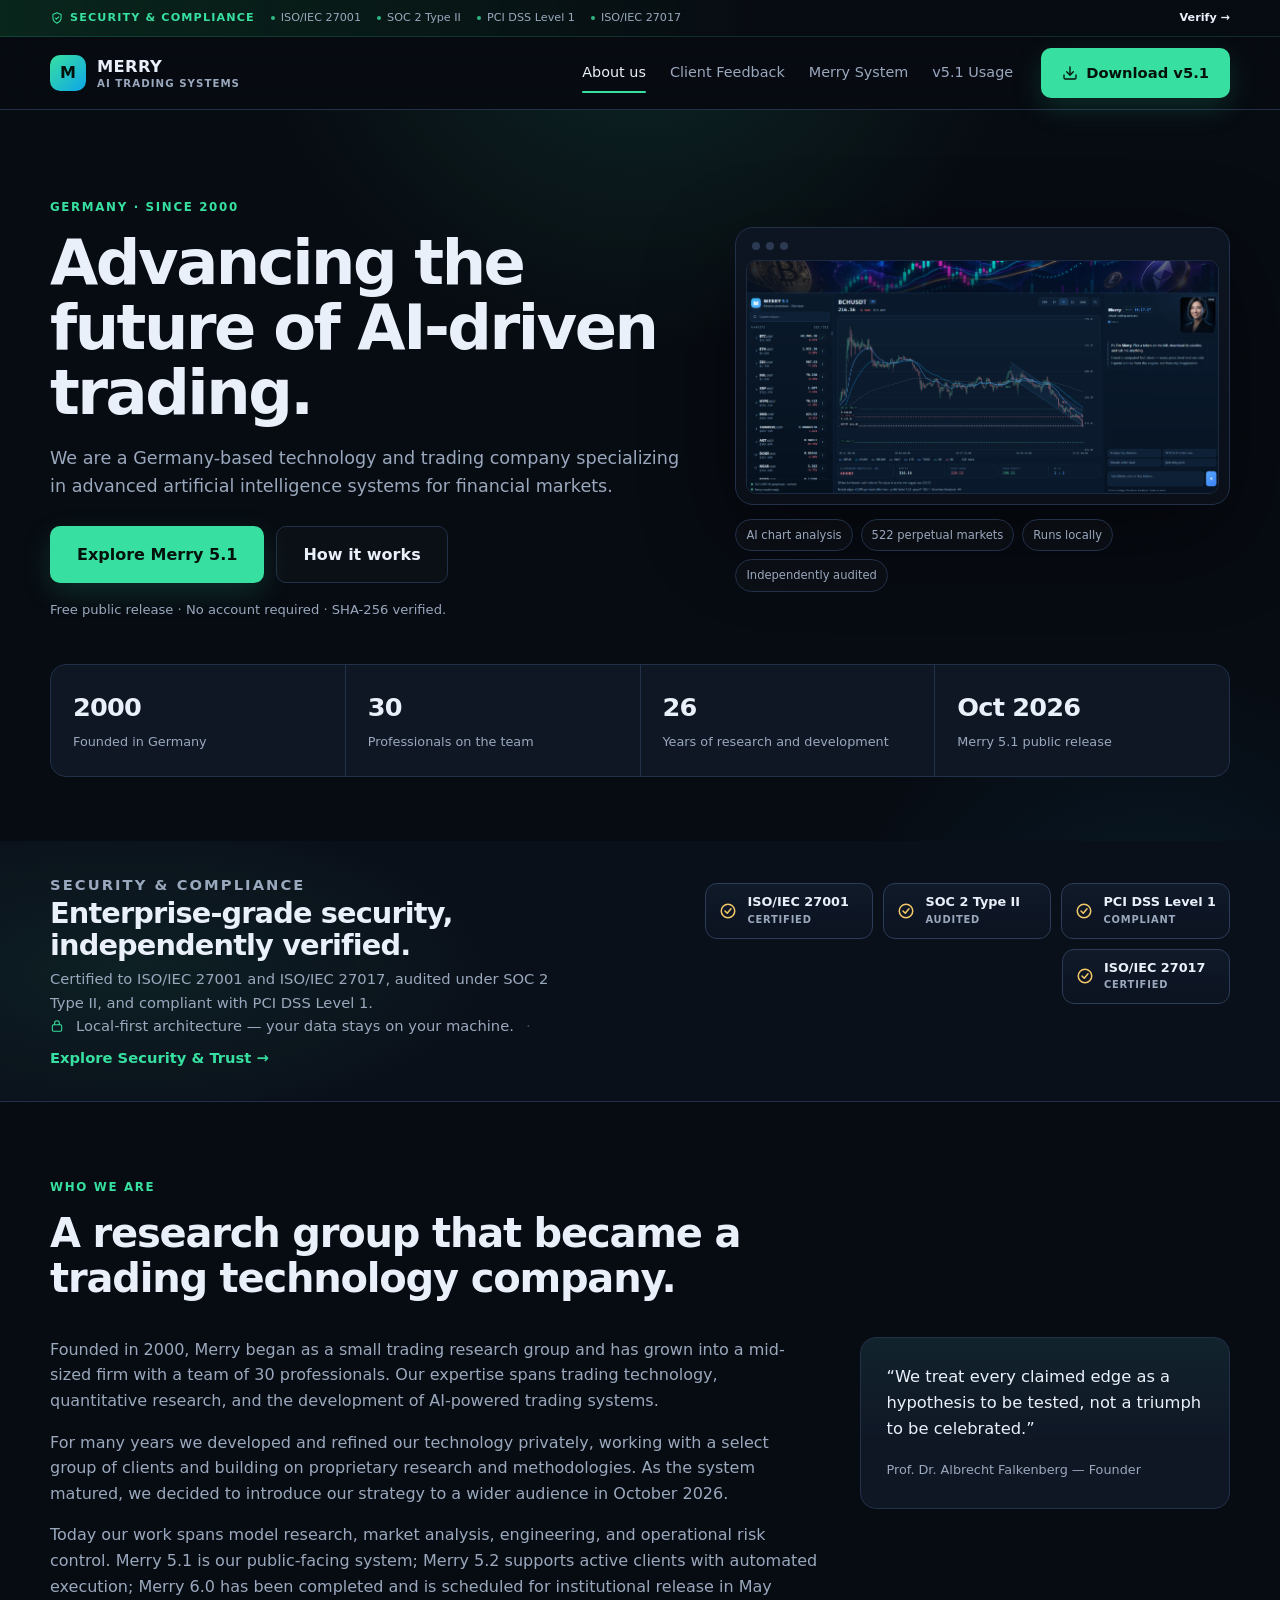
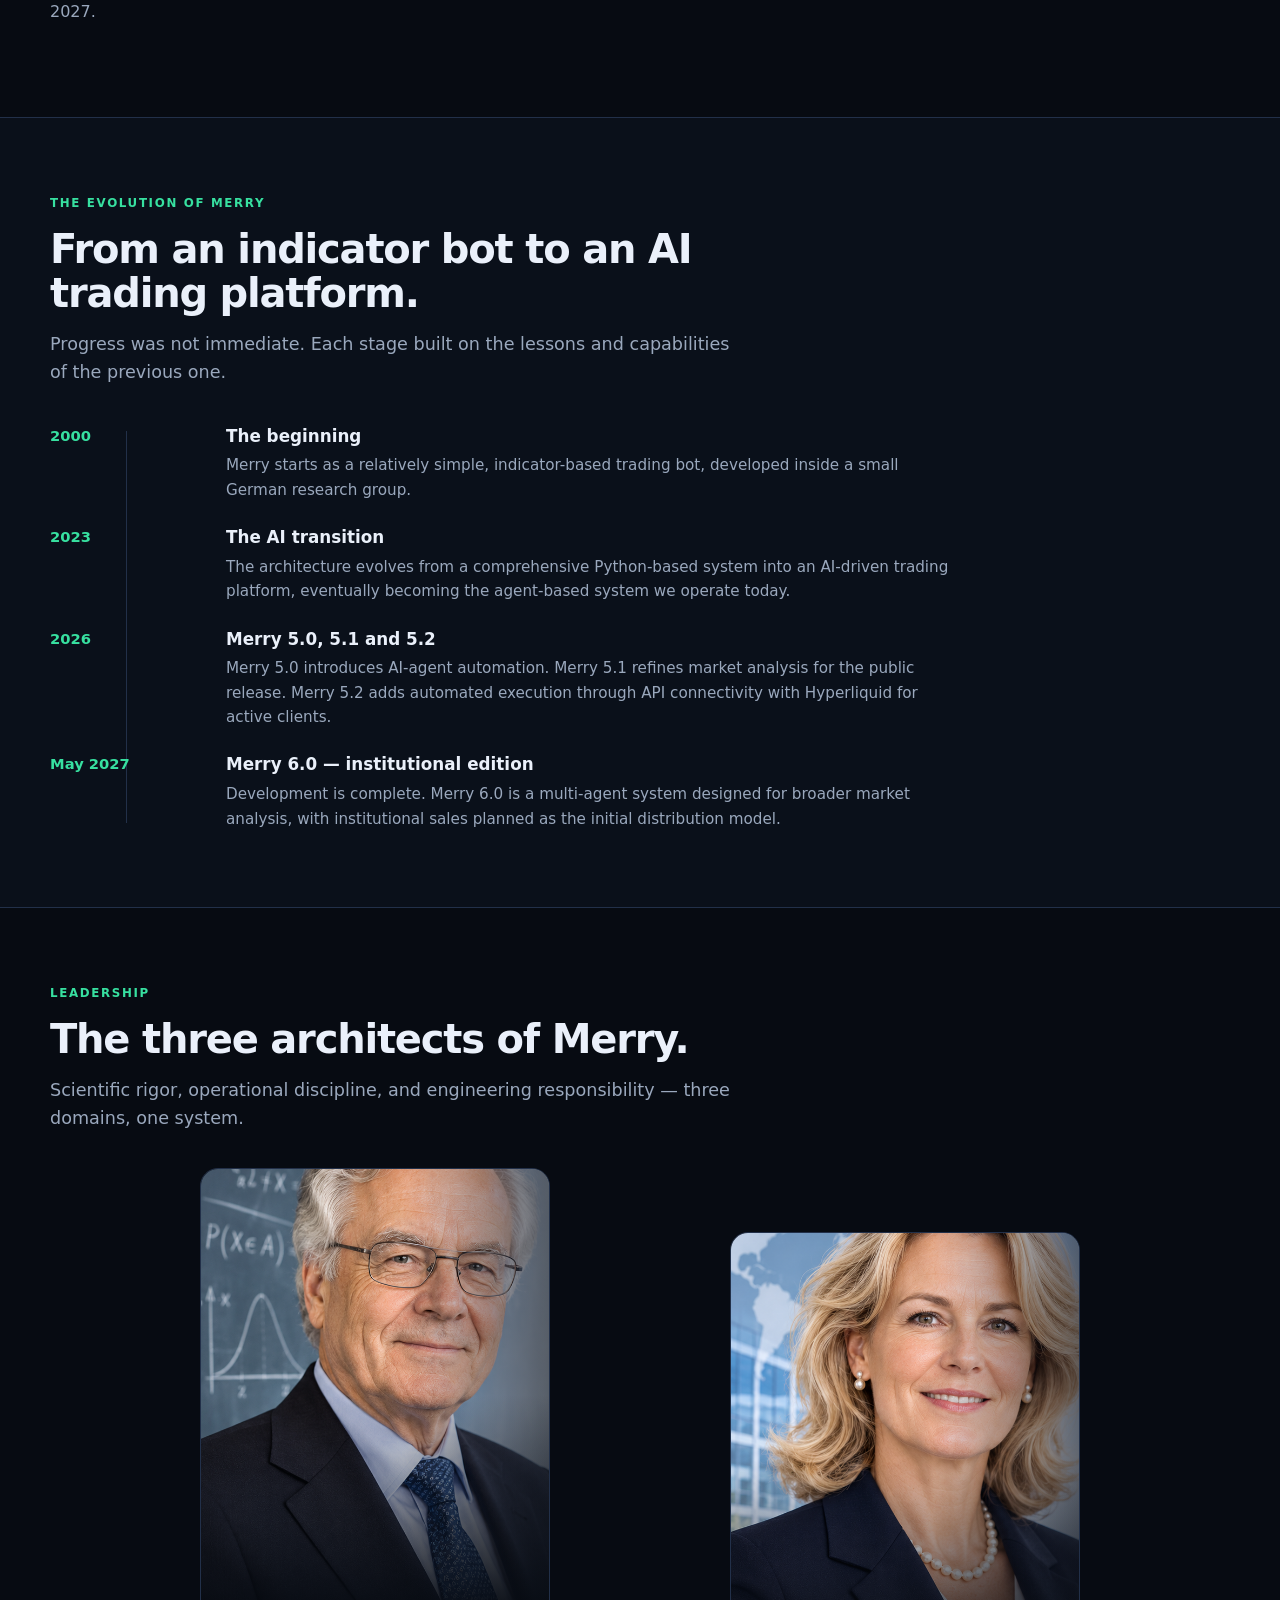
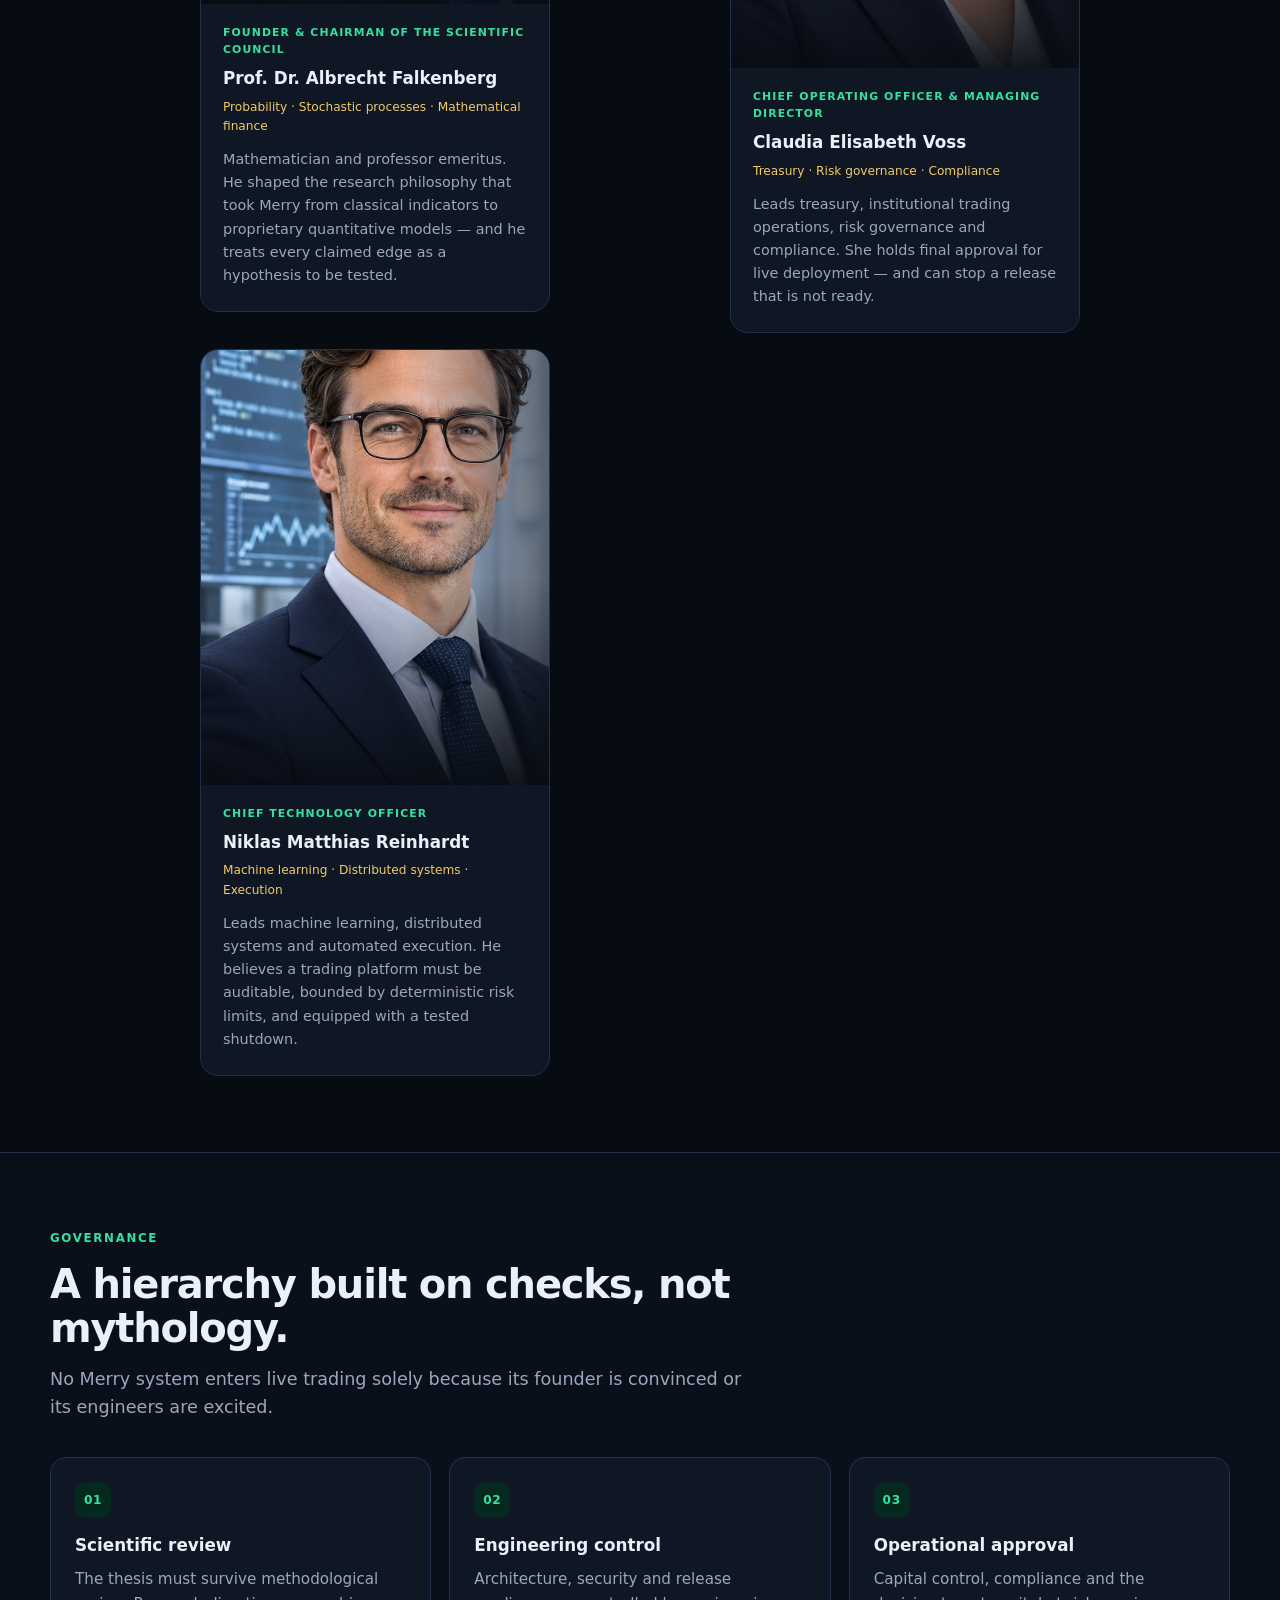
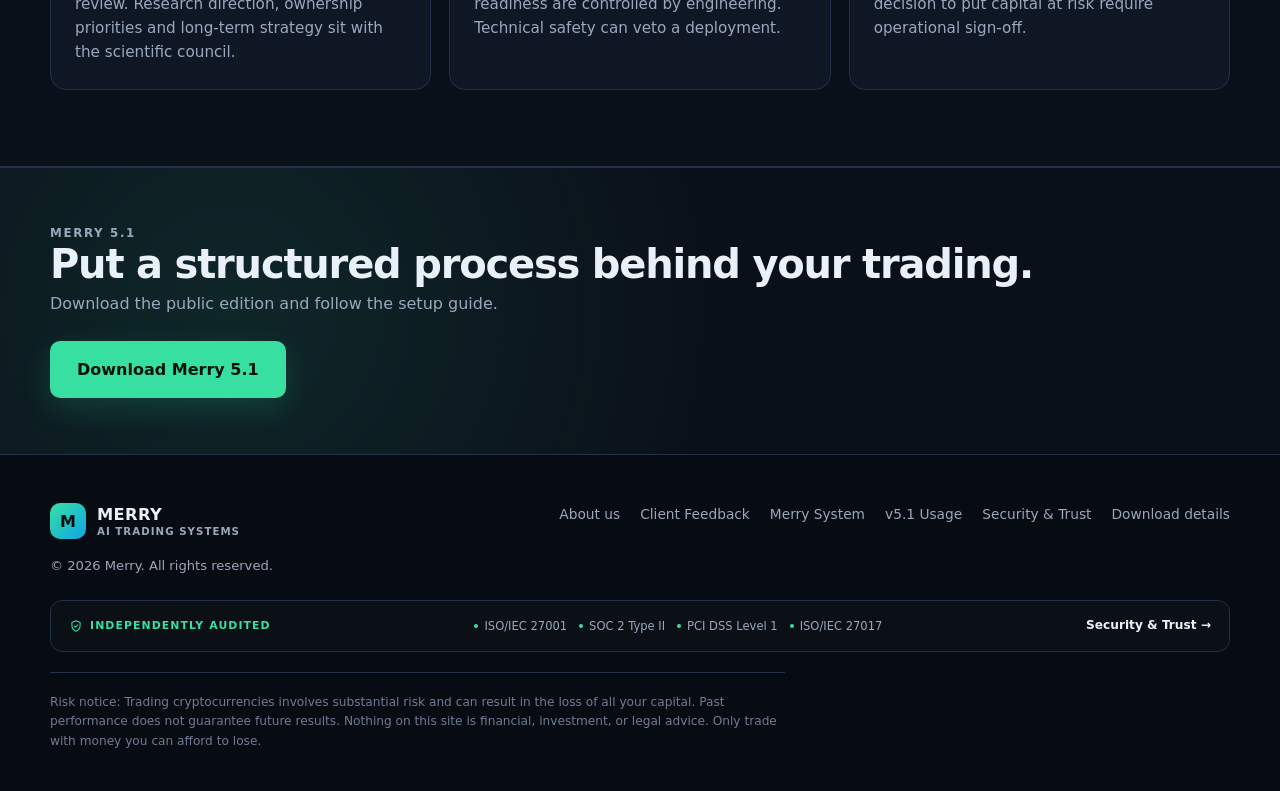
<file: index.html>
<!DOCTYPE html>
<html lang="en">
<head>
  <meta charset="UTF-8">
  <meta name="viewport" content="width=device-width, initial-scale=1.0">
  <meta name="referrer" content="strict-origin-when-cross-origin">
  <meta http-equiv="Content-Security-Policy" content="default-src 'self'; img-src 'self' data:; style-src 'self' 'unsafe-inline'; script-src 'self' 'unsafe-inline'; font-src 'self'; connect-src 'self'; base-uri 'self'; form-action 'self'">
  <title>About Us — Merry | AI Trading Systems</title>
  <meta name="description" content="Merry is a Germany-based technology and trading company founded in 2000, specializing in AI systems for financial markets. Meet the team behind Merry 5.1.">
  <link rel="icon" href="favicon.svg" type="image/svg+xml">
  <link rel="canonical" href="https://merrybesttrading.github.io/Merry_5.1/">
  <meta property="og:type" content="website">
  <meta property="og:site_name" content="Merry">
  <meta property="og:title" content="Merry — AI Trading Systems">
  <meta property="og:description" content="Germany-based technology and trading company specializing in AI systems for financial markets. Merry 5.1 is now available as a free public release.">
  <meta property="og:url" content="https://merrybesttrading.github.io/Merry_5.1/">
  <meta property="og:image" content="https://merrybesttrading.github.io/Merry_5.1/preview-index.png">
  <link rel="stylesheet" href="styles.css">
  <script type="application/ld+json">
  {
    "@context": "https://schema.org",
    "@type": "Organization",
    "name": "Merry",
    "url": "https://merrybesttrading.github.io/Merry_5.1/",
    "logo": "https://merrybesttrading.github.io/Merry_5.1/favicon.svg",
    "foundingDate": "2000",
    "description": "Germany-based technology and trading company specializing in AI systems for financial markets.",
    "sameAs": ["https://github.com/MerryBestTrading/Merry_5.1"]
  }
  </script>
</head>
<body>
  <div class="trust-bar">
    <div class="container trust-bar-inner">
      <span class="trust-bar-label">
        <svg viewBox="0 0 24 24" fill="none" stroke="currentColor" stroke-width="1.8" stroke-linecap="round" stroke-linejoin="round" aria-hidden="true"><path d="M12 3l7 3v5c0 4.5-3 8-7 10-4-2-7-5.5-7-10V6z"/><path d="M9 12l2 2 4-4"/></svg>
        <span>Security &amp; compliance</span>
      </span>
      <div class="trust-bar-badges">
        <span data-short="ISO 27001">ISO/IEC 27001</span>
        <span data-short="SOC 2">SOC 2 Type II</span>
        <span data-short="PCI DSS L1">PCI DSS Level 1</span>
        <span data-short="ISO 27017">ISO/IEC 27017</span>
      </div>
      <a class="trust-bar-link" href="security.html">Verify →</a>
    </div>
  </div>

  <header class="site-header">
    <div class="container header-inner">
      <a class="brand" href="index.html">
        <span class="brand-mark">M</span>
        <span class="brand-name">MERRY<small>AI Trading Systems</small></span>
      </a>
      <nav class="nav">
        <a href="index.html" class="active">About us</a>
        <a href="testimonials.html">Client Feedback</a>
        <a href="system.html">Merry System</a>
        <a href="guide.html">v5.1 Usage</a>
      </nav>
      <a class="btn btn-primary header-cta" href="https://github.com/MerryBestTrading/Merry_5.1/releases/download/v5.1/Merry_5.1.rar">
        <svg width="16" height="16" viewBox="0 0 24 24" fill="none" stroke="currentColor" stroke-width="2" stroke-linecap="round" stroke-linejoin="round" aria-hidden="true"><path d="M21 15v4a2 2 0 0 1-2 2H5a2 2 0 0 1-2-2v-4"/><polyline points="7 10 12 15 17 10"/><line x1="12" y1="15" x2="12" y2="3"/></svg>
        Download v5.1
      </a>
    </div>
  </header>

  <main>
    <section class="hero">
      <div class="container">
        <div class="hero-grid">
          <div class="hero-copy">
            <p class="eyebrow">Germany · Since 2000</p>
            <h1>Advancing the future of AI-driven trading.</h1>
            <p class="lead">We are a Germany-based technology and trading company specializing in advanced artificial intelligence systems for financial markets.</p>
            <div class="actions">
              <a class="btn btn-primary btn-large" href="system.html">Explore Merry 5.1</a>
              <a class="btn btn-ghost btn-large" href="guide.html">How it works</a>
            </div>
            <p class="fineprint">Free public release · No account required · SHA-256 verified.</p>
          </div>
          <div class="hero-visual">
            <div class="app-frame">
              <div class="app-bar"><span></span><span></span><span></span></div>
              <img src="assets/hero-merry-51.png" alt="The Merry 5.1 interface showing a BCHUSDT chart, the market list, and the Merry assistant">
            </div>
            <div class="hero-chips">
              <span class="chip">AI chart analysis</span>
              <span class="chip">522 perpetual markets</span>
              <span class="chip">Runs locally</span>
              <span class="chip">Independently audited</span>
            </div>
          </div>
        </div>

        <div class="stats">
          <div class="stat"><strong>2000</strong><span>Founded in Germany</span></div>
          <div class="stat"><strong>30</strong><span>Professionals on the team</span></div>
          <div class="stat"><strong>26</strong><span>Years of research and development</span></div>
          <div class="stat"><strong>Oct 2026</strong><span>Merry 5.1 public release</span></div>
        </div>
      </div>
    </section>

    <section class="security-band">
      <div class="container">
        <div class="security-band-inner">
          <div>
            <p class="eyebrow">Security &amp; compliance</p>
            <h2>Enterprise-grade security, independently verified.</h2>
            <p>Certified to ISO/IEC 27001 and ISO/IEC 27017, audited under SOC 2 Type II, and compliant with PCI DSS Level 1.</p>
          </div>
          <div class="cert-row">
            <div class="cert-pill">
              <svg viewBox="0 0 24 24" fill="none" stroke="currentColor" stroke-width="2" stroke-linecap="round" stroke-linejoin="round" aria-hidden="true"><circle cx="12" cy="12" r="9"/><path d="M8 12l3 3 5-6"/></svg>
              <div><strong>ISO/IEC 27001</strong><small>Certified</small></div>
            </div>
            <div class="cert-pill">
              <svg viewBox="0 0 24 24" fill="none" stroke="currentColor" stroke-width="2" stroke-linecap="round" stroke-linejoin="round" aria-hidden="true"><circle cx="12" cy="12" r="9"/><path d="M8 12l3 3 5-6"/></svg>
              <div><strong>SOC 2 Type II</strong><small>Audited</small></div>
            </div>
            <div class="cert-pill">
              <svg viewBox="0 0 24 24" fill="none" stroke="currentColor" stroke-width="2" stroke-linecap="round" stroke-linejoin="round" aria-hidden="true"><circle cx="12" cy="12" r="9"/><path d="M8 12l3 3 5-6"/></svg>
              <div><strong>PCI DSS Level 1</strong><small>Compliant</small></div>
            </div>
            <div class="cert-pill">
              <svg viewBox="0 0 24 24" fill="none" stroke="currentColor" stroke-width="2" stroke-linecap="round" stroke-linejoin="round" aria-hidden="true"><circle cx="12" cy="12" r="9"/><path d="M8 12l3 3 5-6"/></svg>
              <div><strong>ISO/IEC 27017</strong><small>Certified</small></div>
            </div>
          </div>
        </div>
        <p class="security-band-foot">
          <svg viewBox="0 0 24 24" fill="none" stroke="currentColor" stroke-width="1.8" stroke-linecap="round" stroke-linejoin="round" aria-hidden="true"><rect x="4" y="10" width="16" height="11" rx="2"/><path d="M8 10V7a4 4 0 0 1 8 0v3"/></svg>
          Local-first architecture — your data stays on your machine.
          <span class="sep">·</span>
          <a href="security.html">Explore Security &amp; Trust →</a>
        </p>
      </div>
    </section>

    <section class="section">
      <div class="container">
        <div class="section-head">
          <p class="eyebrow">Who we are</p>
          <h2>A research group that became a trading technology company.</h2>
        </div>
        <div class="split">
          <div>
            <p>Founded in 2000, Merry began as a small trading research group and has grown into a mid-sized firm with a team of 30 professionals. Our expertise spans trading technology, quantitative research, and the development of AI-powered trading systems.</p>
            <p>For many years we developed and refined our technology privately, working with a select group of clients and building on proprietary research and methodologies. As the system matured, we decided to introduce our strategy to a wider audience in October 2026.</p>
            <p>Today our work spans model research, market analysis, engineering, and operational risk control. Merry 5.1 is our public-facing system; Merry 5.2 supports active clients with automated execution; Merry 6.0 has been completed and is scheduled for institutional release in May 2027.</p>
          </div>
          <aside class="quote-card">
            <p>“We treat every claimed edge as a hypothesis to be tested, not a triumph to be celebrated.”</p>
            <cite>Prof. Dr. Albrecht Falkenberg — Founder</cite>
          </aside>
        </div>
      </div>
    </section>

    <section class="section section-alt">
      <div class="container">
        <div class="section-head">
          <p class="eyebrow">The evolution of Merry</p>
          <h2>From an indicator bot to an AI trading platform.</h2>
          <p class="lead">Progress was not immediate. Each stage built on the lessons and capabilities of the previous one.</p>
        </div>
        <div class="timeline">
          <div class="tl-item">
            <span class="tl-year">2000</span>
            <div>
              <h3>The beginning</h3>
              <p>Merry starts as a relatively simple, indicator-based trading bot, developed inside a small German research group.</p>
            </div>
          </div>
          <div class="tl-item">
            <span class="tl-year">2023</span>
            <div>
              <h3>The AI transition</h3>
              <p>The architecture evolves from a comprehensive Python-based system into an AI-driven trading platform, eventually becoming the agent-based system we operate today.</p>
            </div>
          </div>
          <div class="tl-item">
            <span class="tl-year">2026</span>
            <div>
              <h3>Merry 5.0, 5.1 and 5.2</h3>
              <p>Merry 5.0 introduces AI-agent automation. Merry 5.1 refines market analysis for the public release. Merry 5.2 adds automated execution through API connectivity with Hyperliquid for active clients.</p>
            </div>
          </div>
          <div class="tl-item">
            <span class="tl-year">May 2027</span>
            <div>
              <h3>Merry 6.0 — institutional edition</h3>
              <p>Development is complete. Merry 6.0 is a multi-agent system designed for broader market analysis, with institutional sales planned as the initial distribution model.</p>
            </div>
          </div>
        </div>
      </div>
    </section>

    <section class="section">
      <div class="container">
        <div class="section-head">
          <p class="eyebrow">Leadership</p>
          <h2>The three architects of Merry.</h2>
          <p class="lead">Scientific rigor, operational discipline, and engineering responsibility — three domains, one system.</p>
        </div>
        <div class="team-grid">
          <article class="team-card">
            <div class="team-photo">
              <img src="assets/team/albrecht-portrait.png" alt="Prof. Dr. Albrecht Falkenberg">
            </div>
            <div class="team-body">
              <p class="team-role">Founder &amp; Chairman of the Scientific Council</p>
              <h3>Prof. Dr. Albrecht Falkenberg</h3>
              <p class="team-focus">Probability · Stochastic processes · Mathematical finance</p>
              <p>Mathematician and professor emeritus. He shaped the research philosophy that took Merry from classical indicators to proprietary quantitative models — and he treats every claimed edge as a hypothesis to be tested.</p>
            </div>
          </article>
          <article class="team-card">
            <div class="team-photo">
              <img src="assets/team/elisabeth-portrait.png" alt="Claudia Elisabeth Voss">
            </div>
            <div class="team-body">
              <p class="team-role">Chief Operating Officer &amp; Managing Director</p>
              <h3>Claudia Elisabeth Voss</h3>
              <p class="team-focus">Treasury · Risk governance · Compliance</p>
              <p>Leads treasury, institutional trading operations, risk governance and compliance. She holds final approval for live deployment — and can stop a release that is not ready.</p>
            </div>
          </article>
          <article class="team-card">
            <div class="team-photo">
              <img src="assets/team/niklas-portrait.png" alt="Niklas Matthias Reinhardt">
            </div>
            <div class="team-body">
              <p class="team-role">Chief Technology Officer</p>
              <h3>Niklas Matthias Reinhardt</h3>
              <p class="team-focus">Machine learning · Distributed systems · Execution</p>
              <p>Leads machine learning, distributed systems and automated execution. He believes a trading platform must be auditable, bounded by deterministic risk limits, and equipped with a tested shutdown.</p>
            </div>
          </article>
        </div>
      </div>
    </section>

    <section class="section section-alt">
      <div class="container">
        <div class="section-head">
          <p class="eyebrow">Governance</p>
          <h2>A hierarchy built on checks, not mythology.</h2>
          <p class="lead">No Merry system enters live trading solely because its founder is convinced or its engineers are excited.</p>
        </div>
        <div class="grid grid-3">
          <article class="card">
            <div class="icon">01</div>
            <h3>Scientific review</h3>
            <p>The thesis must survive methodological review. Research direction, ownership priorities and long-term strategy sit with the scientific council.</p>
          </article>
          <article class="card">
            <div class="icon">02</div>
            <h3>Engineering control</h3>
            <p>Architecture, security and release readiness are controlled by engineering. Technical safety can veto a deployment.</p>
          </article>
          <article class="card">
            <div class="icon">03</div>
            <h3>Operational approval</h3>
            <p>Capital control, compliance and the decision to put capital at risk require operational sign-off.</p>
          </article>
        </div>
      </div>
    </section>

    <section class="cta-band">
      <div class="container cta-inner">
        <div>
          <p class="eyebrow">Merry 5.1</p>
          <h2>Put a structured process behind your trading.</h2>
          <p>Download the public edition and follow the setup guide.</p>
        </div>
        <a class="btn btn-primary btn-large" href="https://github.com/MerryBestTrading/Merry_5.1/releases/download/v5.1/Merry_5.1.rar">Download Merry 5.1</a>
      </div>
    </section>
  </main>

  <footer class="site-footer">
    <div class="container footer-inner">
      <div>
        <a class="brand" href="index.html">
          <span class="brand-mark">M</span>
          <span class="brand-name">MERRY<small>AI Trading Systems</small></span>
        </a>
        <p class="fineprint mt-16">© 2026 Merry. All rights reserved.</p>
      </div>
      <nav class="footer-nav">
        <a href="index.html">About us</a>
        <a href="testimonials.html">Client Feedback</a>
        <a href="system.html">Merry System</a>
        <a href="guide.html">v5.1 Usage</a>
        <a href="security.html">Security &amp; Trust</a>
        <a href="download.html">Download details</a>
      </nav>
    </div>
    <div class="container">
      <div class="footer-trust">
        <span class="footer-trust-label">
          <svg viewBox="0 0 24 24" fill="none" stroke="currentColor" stroke-width="1.8" stroke-linecap="round" stroke-linejoin="round" aria-hidden="true"><path d="M12 3l7 3v5c0 4.5-3 8-7 10-4-2-7-5.5-7-10V6z"/><path d="M9 12l2 2 4-4"/></svg>
          Independently audited
        </span>
        <div class="footer-trust-badges">
          <span data-short="ISO 27001">ISO/IEC 27001</span>
          <span data-short="SOC 2">SOC 2 Type II</span>
          <span data-short="PCI DSS L1">PCI DSS Level 1</span>
          <span data-short="ISO 27017">ISO/IEC 27017</span>
        </div>
        <a class="footer-trust-link" href="security.html">Security &amp; Trust →</a>
      </div>
      <p class="risk">Risk notice: Trading cryptocurrencies involves substantial risk and can result in the loss of all your capital. Past performance does not guarantee future results. Nothing on this site is financial, investment, or legal advice. Only trade with money you can afford to lose.</p>
    </div>
  </footer>
</body>
</html>
</file>
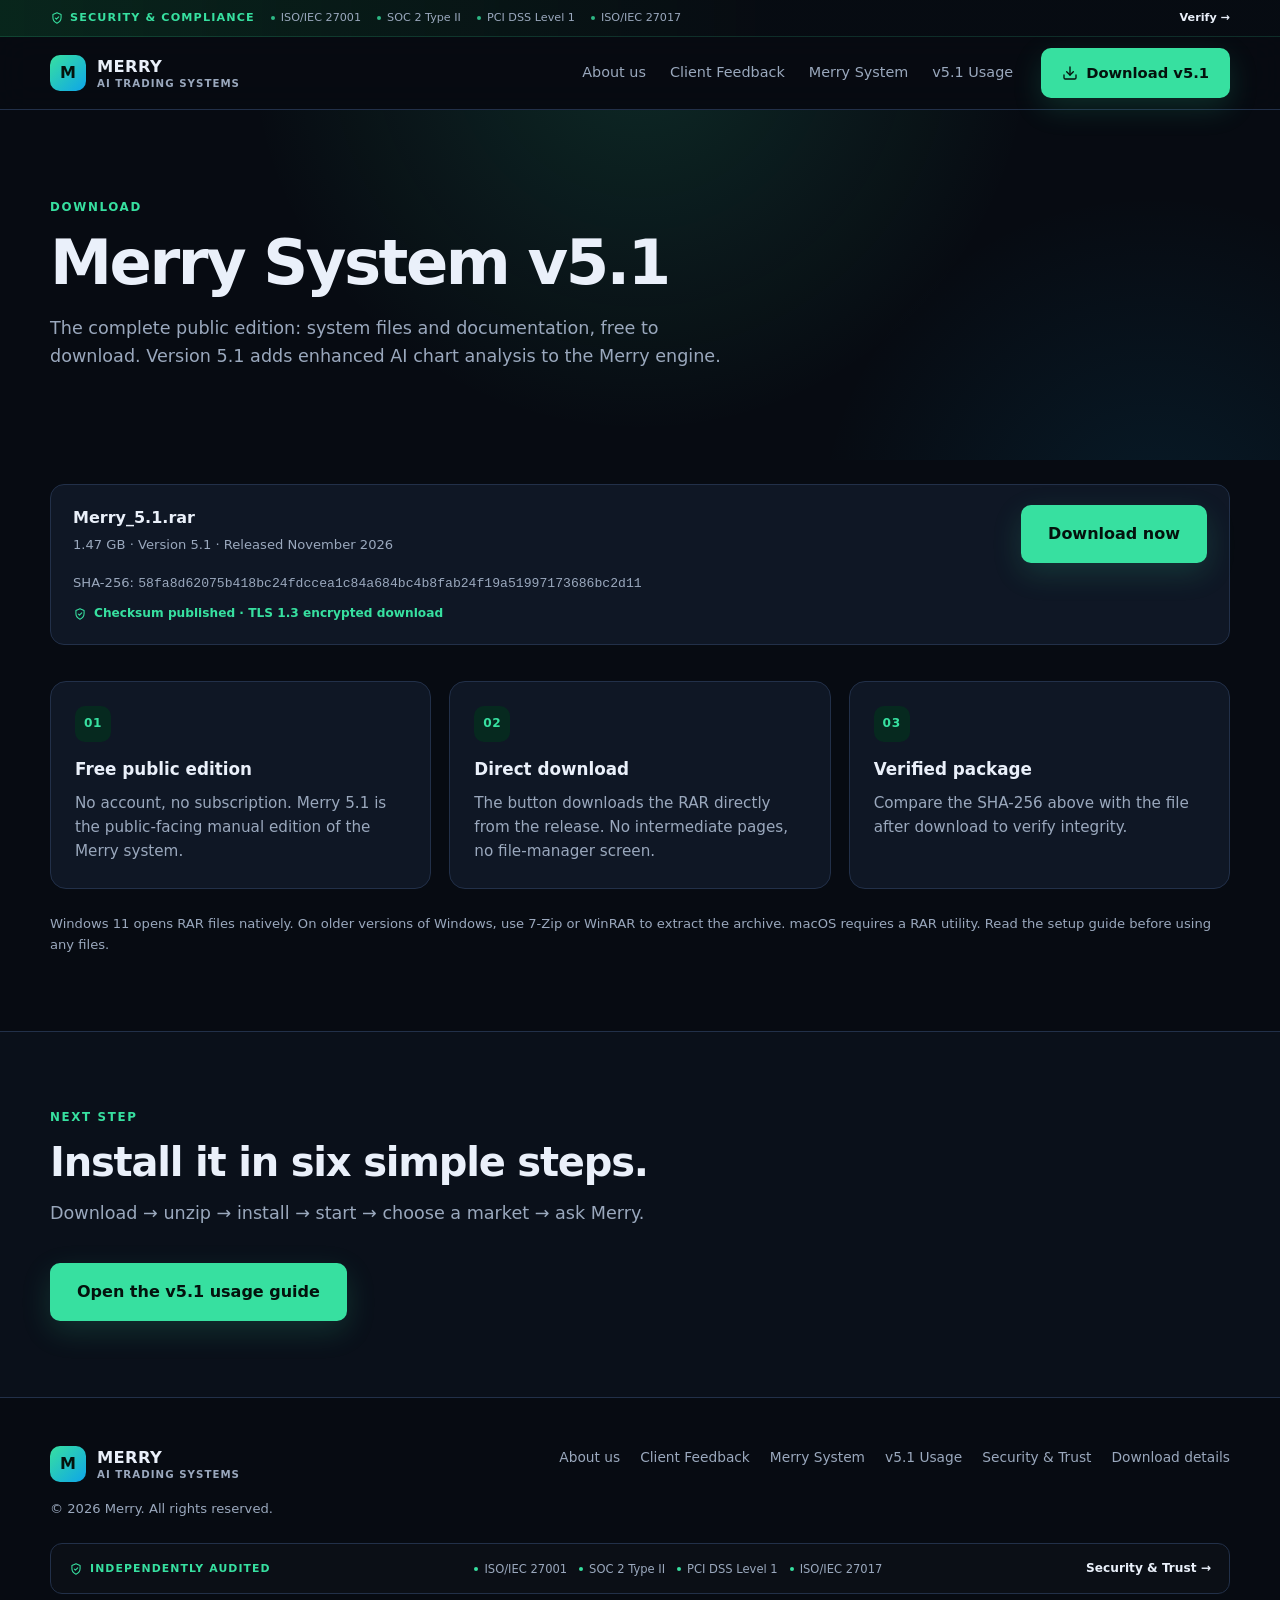
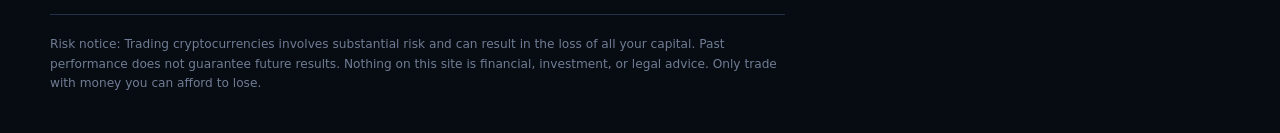
<file: download.html>
<!DOCTYPE html>
<html lang="en">
<head>
  <meta charset="UTF-8">
  <meta name="viewport" content="width=device-width, initial-scale=1.0">
  <meta name="referrer" content="strict-origin-when-cross-origin">
  <meta http-equiv="Content-Security-Policy" content="default-src 'self'; img-src 'self' data:; style-src 'self' 'unsafe-inline'; script-src 'self' 'unsafe-inline'; font-src 'self'; connect-src 'self'; base-uri 'self'; form-action 'self'">
  <title>Download Merry 5.1 — Merry System</title>
  <meta name="description" content="Download Merry System v5.1: 1.47 GB RAR, free public edition, with SHA-256 checksum.">
  <link rel="icon" href="favicon.svg" type="image/svg+xml">
  <link rel="canonical" href="https://merrybesttrading.github.io/Merry_5.1/download.html">
  <link rel="stylesheet" href="styles.css">
</head>
<body>
  <div class="trust-bar">
    <div class="container trust-bar-inner">
      <span class="trust-bar-label">
        <svg viewBox="0 0 24 24" fill="none" stroke="currentColor" stroke-width="1.8" stroke-linecap="round" stroke-linejoin="round" aria-hidden="true"><path d="M12 3l7 3v5c0 4.5-3 8-7 10-4-2-7-5.5-7-10V6z"/><path d="M9 12l2 2 4-4"/></svg>
        <span>Security &amp; compliance</span>
      </span>
      <div class="trust-bar-badges">
        <span data-short="ISO 27001">ISO/IEC 27001</span>
        <span data-short="SOC 2">SOC 2 Type II</span>
        <span data-short="PCI DSS L1">PCI DSS Level 1</span>
        <span data-short="ISO 27017">ISO/IEC 27017</span>
      </div>
      <a class="trust-bar-link" href="security.html">Verify →</a>
    </div>
  </div>

  <header class="site-header">
    <div class="container header-inner">
      <a class="brand" href="index.html">
        <span class="brand-mark">M</span>
        <span class="brand-name">MERRY<small>AI Trading Systems</small></span>
      </a>
      <nav class="nav">
        <a href="index.html">About us</a>
        <a href="testimonials.html">Client Feedback</a>
        <a href="system.html">Merry System</a>
        <a href="guide.html">v5.1 Usage</a>
      </nav>
      <a class="btn btn-primary header-cta" href="https://github.com/MerryBestTrading/Merry_5.1/releases/download/v5.1/Merry_5.1.rar">
        <svg width="16" height="16" viewBox="0 0 24 24" fill="none" stroke="currentColor" stroke-width="2" stroke-linecap="round" stroke-linejoin="round" aria-hidden="true"><path d="M21 15v4a2 2 0 0 1-2 2H5a2 2 0 0 1-2-2v-4"/><polyline points="7 10 12 15 17 10"/><line x1="12" y1="15" x2="12" y2="3"/></svg>
        Download v5.1
      </a>
    </div>
  </header>

  <main>
    <section class="hero">
      <div class="container">
        <div class="hero-copy">
          <p class="eyebrow">Download</p>
          <h1>Merry System v5.1</h1>
          <p class="lead">The complete public edition: system files and documentation, free to download. Version 5.1 adds enhanced AI chart analysis to the Merry engine.</p>
        </div>
      </div>
    </section>

    <section class="section" style="padding-top: 24px;">
      <div class="container">
        <div class="download-strip" style="align-items: flex-start;">
          <div>
            <strong>Merry_5.1.rar</strong>
            <span>1.47 GB · Version 5.1 · Released November 2026</span>
            <p class="fineprint mt-16">SHA-256: <code>58fa8d62075b418bc24fdccea1c84a684bc4b8fab24f19a51997173686bc2d11</code></p>
            <p class="release-trust"><svg viewBox="0 0 24 24" fill="none" stroke="currentColor" stroke-width="1.8" stroke-linecap="round" stroke-linejoin="round" aria-hidden="true"><path d="M12 3l7 3v5c0 4.5-3 8-7 10-4-2-7-5.5-7-10V6z"/><path d="M9 12l2 2 4-4"/></svg> Checksum published · TLS 1.3 encrypted download</p>
          </div>
          <a class="btn btn-primary btn-large" href="https://github.com/MerryBestTrading/Merry_5.1/releases/download/v5.1/Merry_5.1.rar">Download now</a>
        </div>

        <div class="grid grid-3">
          <article class="card">
            <div class="icon">01</div>
            <h3>Free public edition</h3>
            <p>No account, no subscription. Merry 5.1 is the public-facing manual edition of the Merry system.</p>
          </article>
          <article class="card">
            <div class="icon">02</div>
            <h3>Direct download</h3>
            <p>The button downloads the RAR directly from the release. No intermediate pages, no file-manager screen.</p>
          </article>
          <article class="card">
            <div class="icon">03</div>
            <h3>Verified package</h3>
            <p>Compare the SHA-256 above with the file after download to verify integrity.</p>
          </article>
        </div>

        <p class="fineprint mt-24">Windows 11 opens RAR files natively. On older versions of Windows, use 7-Zip or WinRAR to extract the archive. macOS requires a RAR utility. Read the <a href="guide.html">setup guide</a> before using any files.</p>
      </div>
    </section>

    <section class="section section-alt">
      <div class="container">
        <div class="section-head">
          <p class="eyebrow">Next step</p>
          <h2>Install it in six simple steps.</h2>
          <p class="lead">Download → unzip → install → start → choose a market → ask Merry.</p>
        </div>
        <a class="btn btn-primary btn-large" href="guide.html">Open the v5.1 usage guide</a>
      </div>
    </section>
  </main>

  <footer class="site-footer">
    <div class="container footer-inner">
      <div>
        <a class="brand" href="index.html">
          <span class="brand-mark">M</span>
          <span class="brand-name">MERRY<small>AI Trading Systems</small></span>
        </a>
        <p class="fineprint mt-16">© 2026 Merry. All rights reserved.</p>
      </div>
      <nav class="footer-nav">
        <a href="index.html">About us</a>
        <a href="testimonials.html">Client Feedback</a>
        <a href="system.html">Merry System</a>
        <a href="guide.html">v5.1 Usage</a>
        <a href="security.html">Security &amp; Trust</a>
        <a href="download.html">Download details</a>
      </nav>
    </div>
    <div class="container">
      <div class="footer-trust">
        <span class="footer-trust-label">
          <svg viewBox="0 0 24 24" fill="none" stroke="currentColor" stroke-width="1.8" stroke-linecap="round" stroke-linejoin="round" aria-hidden="true"><path d="M12 3l7 3v5c0 4.5-3 8-7 10-4-2-7-5.5-7-10V6z"/><path d="M9 12l2 2 4-4"/></svg>
          Independently audited
        </span>
        <div class="footer-trust-badges">
          <span data-short="ISO 27001">ISO/IEC 27001</span>
          <span data-short="SOC 2">SOC 2 Type II</span>
          <span data-short="PCI DSS L1">PCI DSS Level 1</span>
          <span data-short="ISO 27017">ISO/IEC 27017</span>
        </div>
        <a class="footer-trust-link" href="security.html">Security &amp; Trust →</a>
      </div>
      <p class="risk">Risk notice: Trading cryptocurrencies involves substantial risk and can result in the loss of all your capital. Past performance does not guarantee future results. Nothing on this site is financial, investment, or legal advice. Only trade with money you can afford to lose.</p>
    </div>
  </footer>
</body>
</html>
</file>
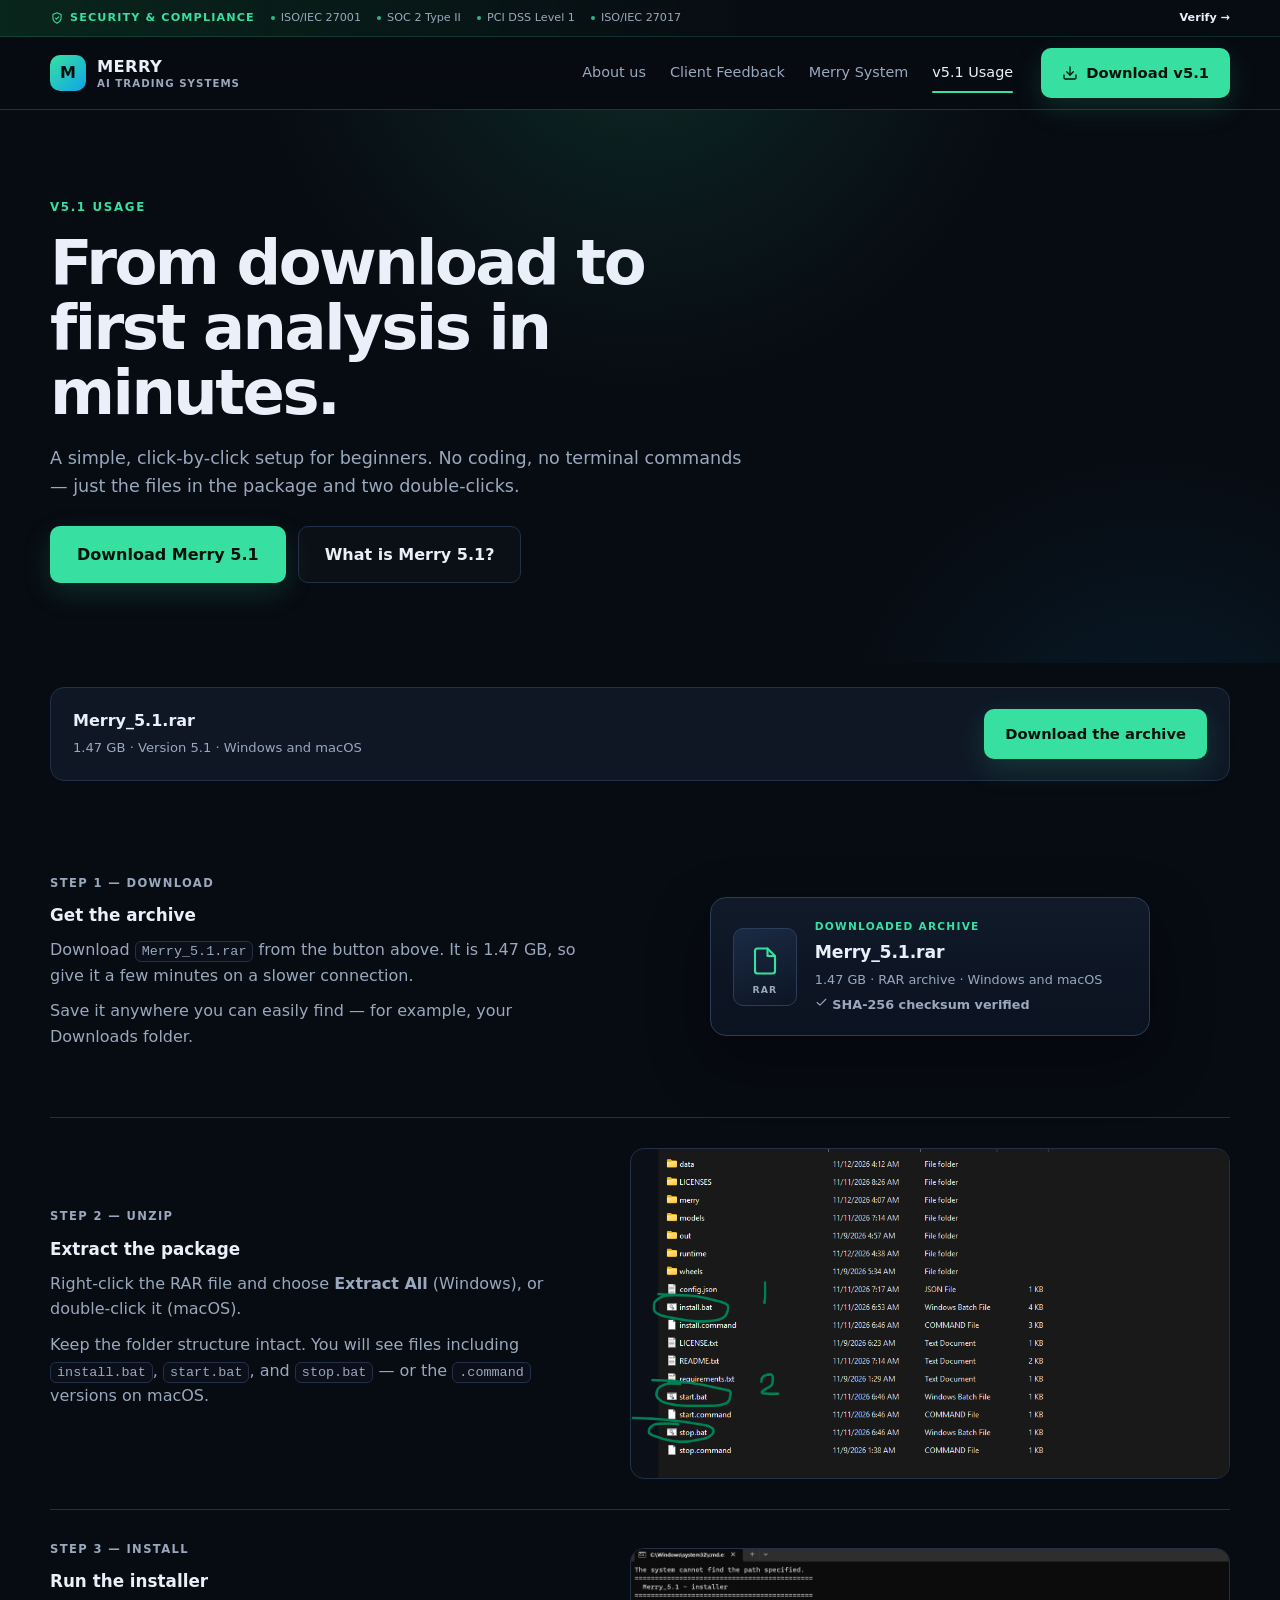
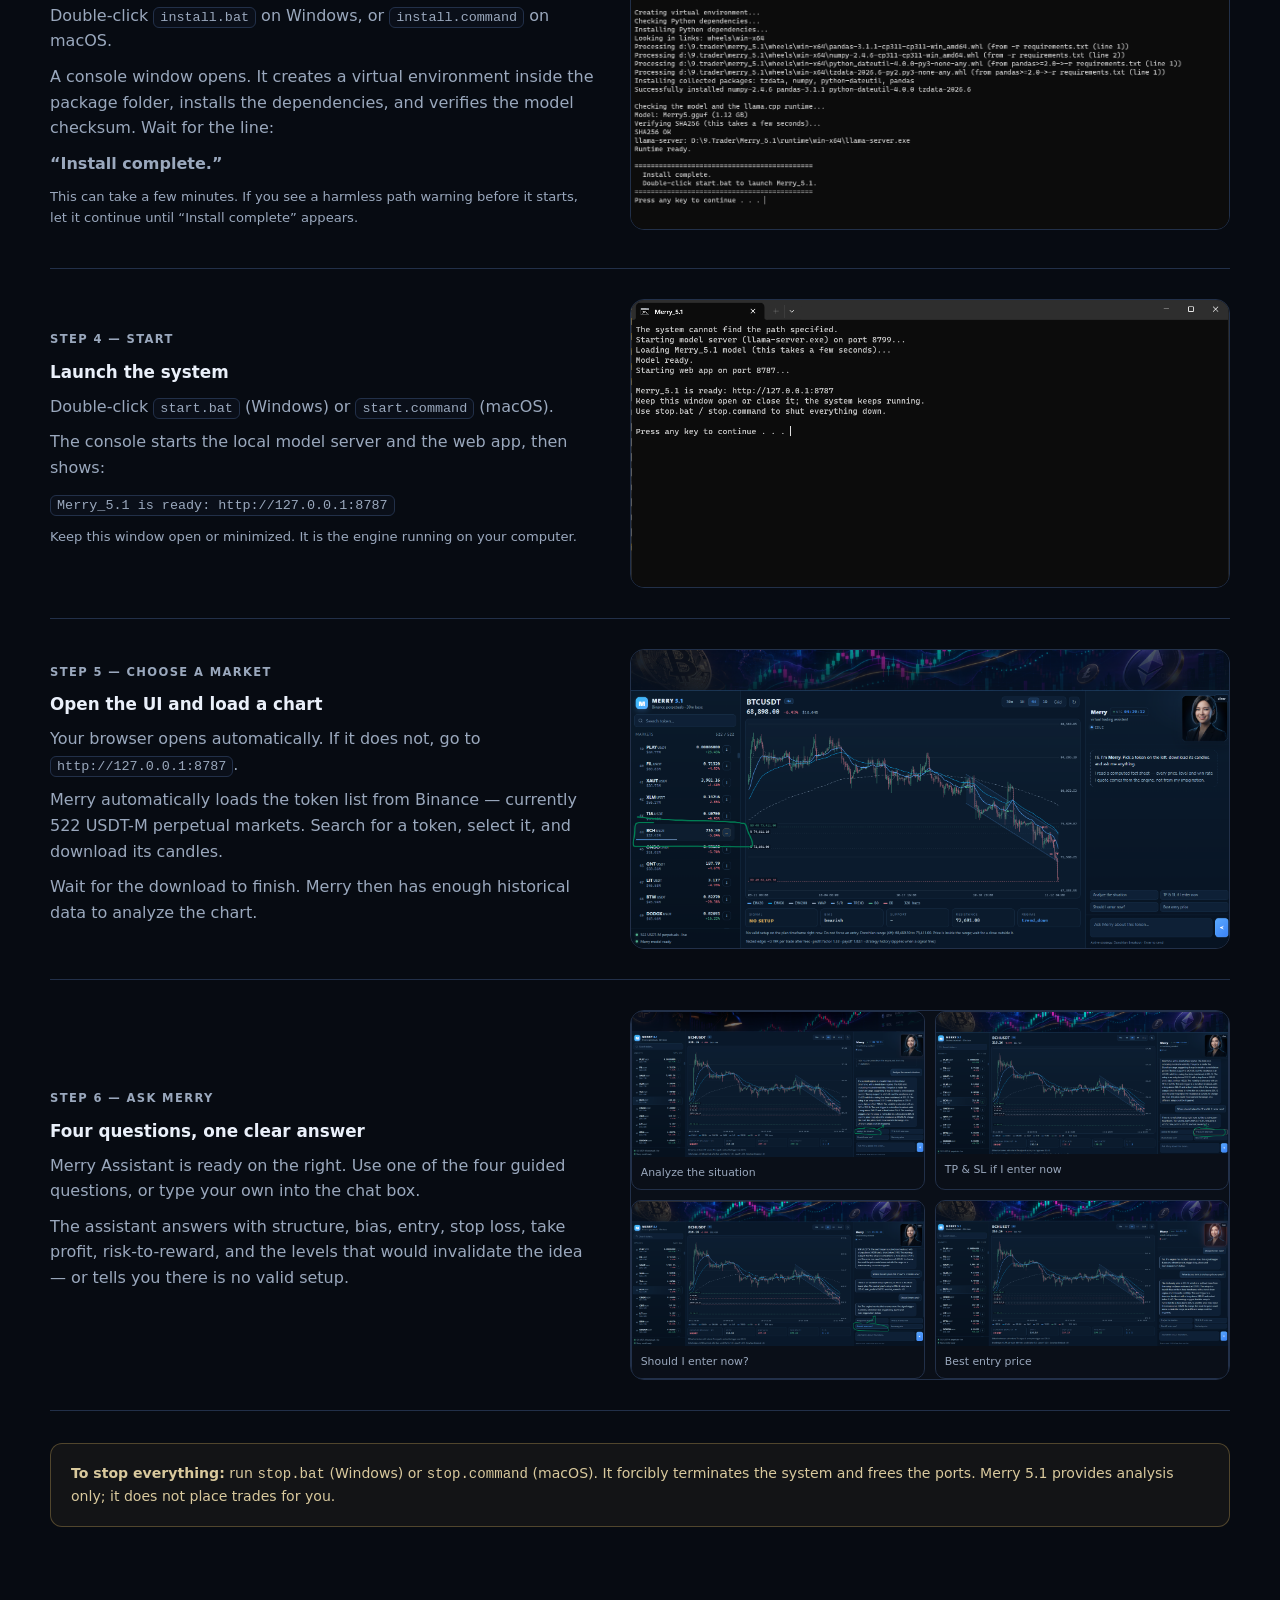
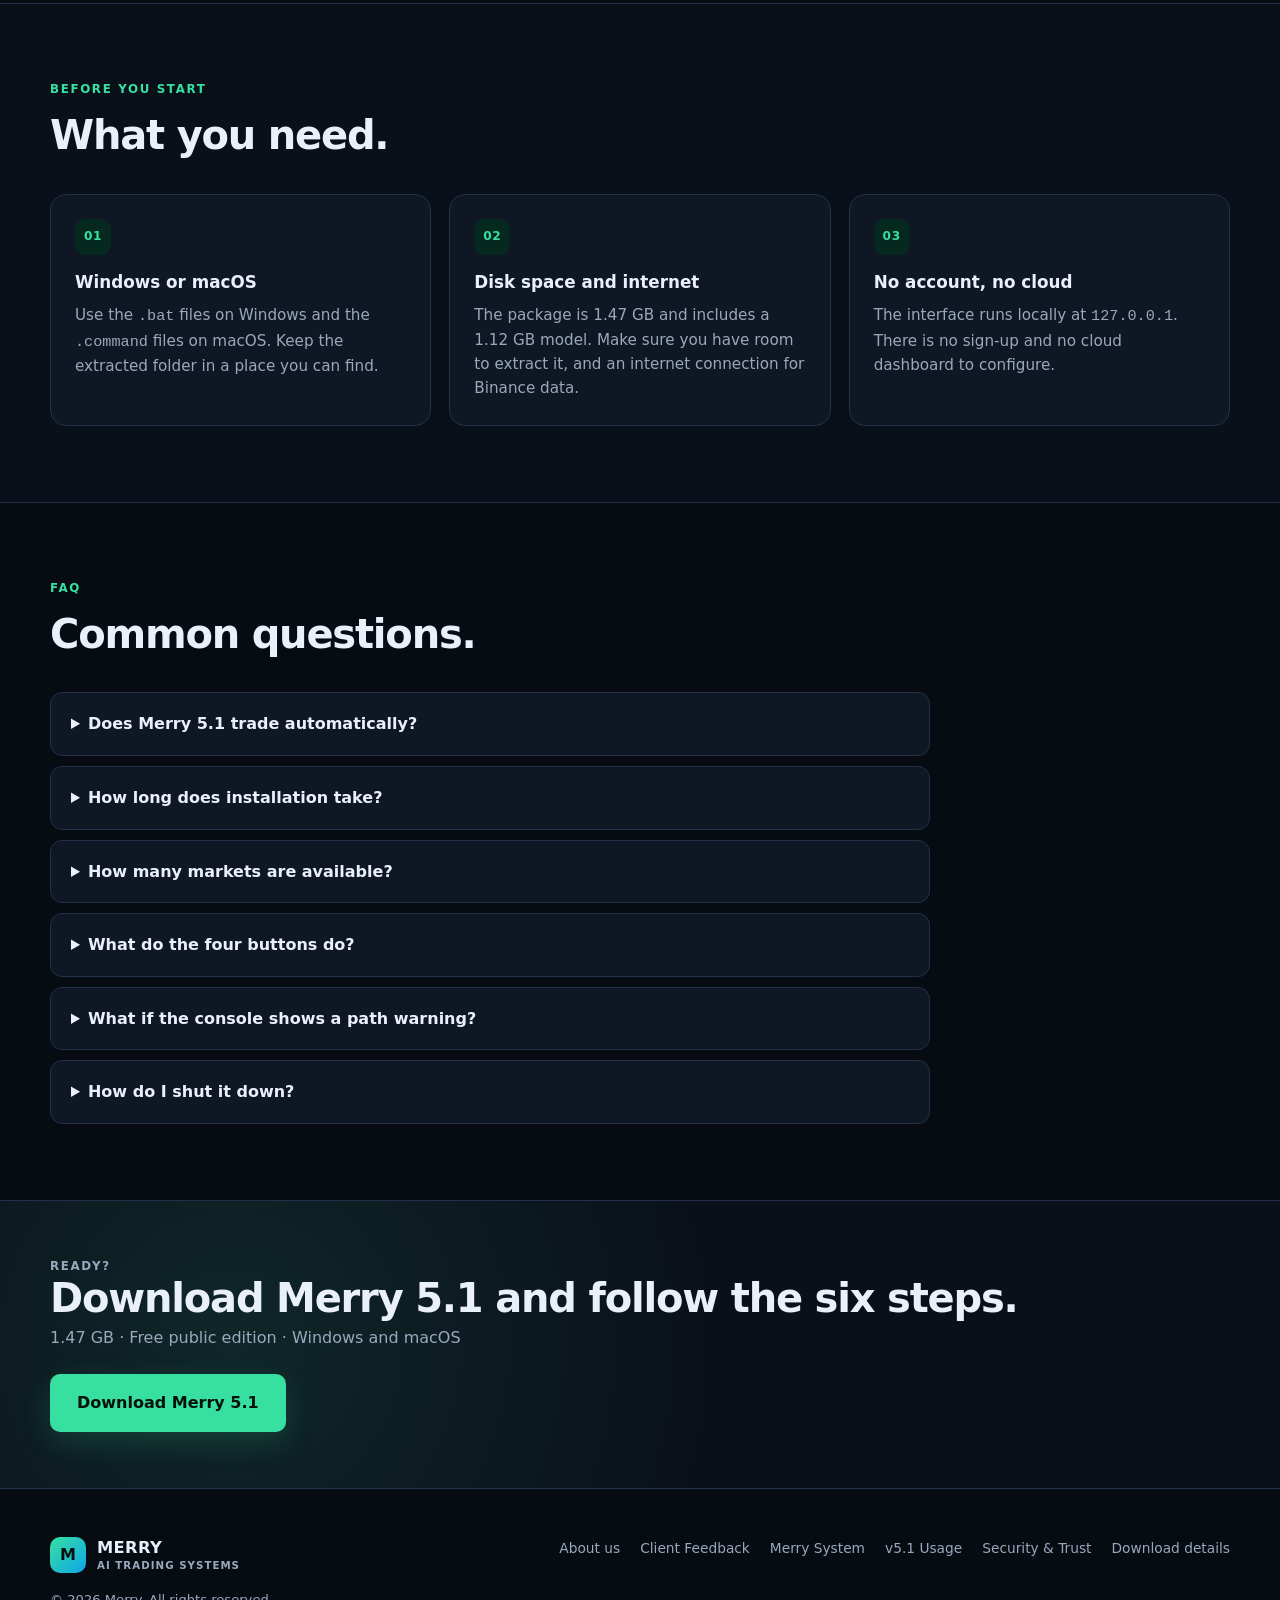
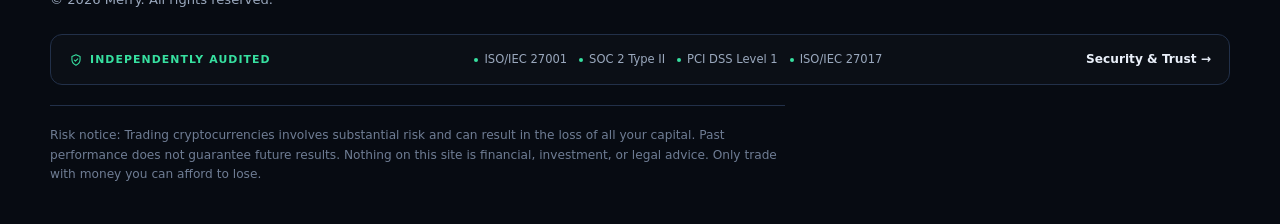
<file: guide.html>
<!DOCTYPE html>
<html lang="en">
<head>
  <meta charset="UTF-8">
  <meta name="viewport" content="width=device-width, initial-scale=1.0">
  <meta name="referrer" content="strict-origin-when-cross-origin">
  <meta http-equiv="Content-Security-Policy" content="default-src 'self'; img-src 'self' data:; style-src 'self' 'unsafe-inline'; script-src 'self' 'unsafe-inline'; font-src 'self'; connect-src 'self'; base-uri 'self'; form-action 'self'">
  <title>v5.1 Usage — Merry System</title>
  <meta name="description" content="Step-by-step guide to installing and using Merry 5.1: download, unzip, install, start, choose a token, and ask Merry.">
  <link rel="icon" href="favicon.svg" type="image/svg+xml">
  <link rel="canonical" href="https://merrybesttrading.github.io/Merry_5.1/guide.html">
  <link rel="stylesheet" href="styles.css">
</head>
<body>
  <div class="trust-bar">
    <div class="container trust-bar-inner">
      <span class="trust-bar-label">
        <svg viewBox="0 0 24 24" fill="none" stroke="currentColor" stroke-width="1.8" stroke-linecap="round" stroke-linejoin="round" aria-hidden="true"><path d="M12 3l7 3v5c0 4.5-3 8-7 10-4-2-7-5.5-7-10V6z"/><path d="M9 12l2 2 4-4"/></svg>
        <span>Security &amp; compliance</span>
      </span>
      <div class="trust-bar-badges">
        <span data-short="ISO 27001">ISO/IEC 27001</span>
        <span data-short="SOC 2">SOC 2 Type II</span>
        <span data-short="PCI DSS L1">PCI DSS Level 1</span>
        <span data-short="ISO 27017">ISO/IEC 27017</span>
      </div>
      <a class="trust-bar-link" href="security.html">Verify →</a>
    </div>
  </div>

  <header class="site-header">
    <div class="container header-inner">
      <a class="brand" href="index.html">
        <span class="brand-mark">M</span>
        <span class="brand-name">MERRY<small>AI Trading Systems</small></span>
      </a>
      <nav class="nav">
        <a href="index.html">About us</a>
        <a href="testimonials.html">Client Feedback</a>
        <a href="system.html">Merry System</a>
        <a href="guide.html" class="active">v5.1 Usage</a>
      </nav>
      <a class="btn btn-primary header-cta" href="https://github.com/MerryBestTrading/Merry_5.1/releases/download/v5.1/Merry_5.1.rar">
        <svg width="16" height="16" viewBox="0 0 24 24" fill="none" stroke="currentColor" stroke-width="2" stroke-linecap="round" stroke-linejoin="round" aria-hidden="true"><path d="M21 15v4a2 2 0 0 1-2 2H5a2 2 0 0 1-2-2v-4"/><polyline points="7 10 12 15 17 10"/><line x1="12" y1="15" x2="12" y2="3"/></svg>
        Download v5.1
      </a>
    </div>
  </header>

  <main>
    <section class="hero">
      <div class="container">
        <div class="hero-copy">
          <p class="eyebrow">v5.1 Usage</p>
          <h1>From download to first analysis in minutes.</h1>
          <p class="lead">A simple, click-by-click setup for beginners. No coding, no terminal commands — just the files in the package and two double-clicks.</p>
          <div class="actions">
            <a class="btn btn-primary btn-large" href="https://github.com/MerryBestTrading/Merry_5.1/releases/download/v5.1/Merry_5.1.rar">Download Merry 5.1</a>
            <a class="btn btn-ghost btn-large" href="system.html">What is Merry 5.1?</a>
          </div>
        </div>
      </div>
    </section>

    <section class="section" style="padding-top: 24px;">
      <div class="container">
        <div class="download-strip">
          <div>
            <strong>Merry_5.1.rar</strong>
            <span>1.47 GB · Version 5.1 · Windows and macOS</span>
          </div>
          <a class="btn btn-primary" href="https://github.com/MerryBestTrading/Merry_5.1/releases/download/v5.1/Merry_5.1.rar">Download the archive</a>
        </div>

        <div class="guide-step">
          <div class="guide-text">
            <p class="step-label">Step 1 — Download</p>
            <h3>Get the archive</h3>
            <p>Download <code>Merry_5.1.rar</code> from the button above. It is 1.47 GB, so give it a few minutes on a slower connection.</p>
            <p>Save it anywhere you can easily find — for example, your Downloads folder.</p>
          </div>
          <div class="guide-visual guide-visual-file">
            <div class="file-display">
              <div class="file-display-icon" aria-hidden="true">
                <svg viewBox="0 0 24 24" fill="none" stroke="currentColor" stroke-width="1.7" stroke-linecap="round" stroke-linejoin="round">
                  <path d="M14 2H6a2 2 0 0 0-2 2v16a2 2 0 0 0 2 2h12a2 2 0 0 0 2-2V8z"/>
                  <polyline points="14 2 14 8 20 8"/>
                </svg>
                <span>RAR</span>
              </div>
              <div class="file-display-info">
                <p class="file-display-label">Downloaded archive</p>
                <strong>Merry_5.1.rar</strong>
                <span>1.47 GB · RAR archive · Windows and macOS</span>
                <span class="file-display-check"><svg viewBox="0 0 24 24" fill="none" stroke="currentColor" stroke-width="2" stroke-linecap="round" stroke-linejoin="round" aria-hidden="true"><path d="M20 6L9 17l-5-5"/></svg> SHA-256 checksum verified</span>
              </div>
            </div>
          </div>
        </div>

        <div class="guide-step">
          <div class="guide-text">
            <p class="step-label">Step 2 — Unzip</p>
            <h3>Extract the package</h3>
            <p>Right-click the RAR file and choose <strong>Extract All</strong> (Windows), or double-click it (macOS).</p>
            <p>Keep the folder structure intact. You will see files including <code>install.bat</code>, <code>start.bat</code>, and <code>stop.bat</code> — or the <code>.command</code> versions on macOS.</p>
          </div>
          <div class="guide-visual">
            <img src="assets/usage/01.png" alt="The extracted Merry 5.1 folder with install.bat and start.bat" loading="lazy">
          </div>
        </div>

        <div class="guide-step">
          <div class="guide-text">
            <p class="step-label">Step 3 — Install</p>
            <h3>Run the installer</h3>
            <p>Double-click <code>install.bat</code> on Windows, or <code>install.command</code> on macOS.</p>
            <p>A console window opens. It creates a virtual environment inside the package folder, installs the dependencies, and verifies the model checksum. Wait for the line:</p>
            <p><strong>“Install complete.”</strong></p>
            <p class="fineprint">This can take a few minutes. If you see a harmless path warning before it starts, let it continue until “Install complete” appears.</p>
          </div>
          <div class="guide-visual">
            <img src="assets/usage/02.png" alt="The Merry 5.1 installer completing and verifying the model" loading="lazy">
          </div>
        </div>

        <div class="guide-step">
          <div class="guide-text">
            <p class="step-label">Step 4 — Start</p>
            <h3>Launch the system</h3>
            <p>Double-click <code>start.bat</code> (Windows) or <code>start.command</code> (macOS).</p>
            <p>The console starts the local model server and the web app, then shows:</p>
            <p><code>Merry_5.1 is ready: http://127.0.0.1:8787</code></p>
            <p class="fineprint">Keep this window open or minimized. It is the engine running on your computer.</p>
          </div>
          <div class="guide-visual">
            <img src="assets/usage/03.png" alt="The Merry 5.1 console showing the local server ready on port 8787" loading="lazy">
          </div>
        </div>

        <div class="guide-step">
          <div class="guide-text">
            <p class="step-label">Step 5 — Choose a market</p>
            <h3>Open the UI and load a chart</h3>
            <p>Your browser opens automatically. If it does not, go to <code>http://127.0.0.1:8787</code>.</p>
            <p>Merry automatically loads the token list from Binance — currently 522 USDT-M perpetual markets. Search for a token, select it, and download its candles.</p>
            <p>Wait for the download to finish. Merry then has enough historical data to analyze the chart.</p>
          </div>
          <div class="guide-visual">
            <img src="assets/usage/04.png" alt="The Merry 5.1 market list and chart interface" loading="lazy">
          </div>
        </div>

        <div class="guide-step">
          <div class="guide-text">
            <p class="step-label">Step 6 — Ask Merry</p>
            <h3>Four questions, one clear answer</h3>
            <p>Merry Assistant is ready on the right. Use one of the four guided questions, or type your own into the chat box.</p>
            <p>The assistant answers with structure, bias, entry, stop loss, take profit, risk-to-reward, and the levels that would invalidate the idea — or tells you there is no valid setup.</p>
          </div>
          <div class="guide-visual">
            <div class="assistant-grid">
              <figure>
                <img src="assets/usage/05.png" alt="Analyze the situation button in Merry 5.1" loading="lazy">
                <figcaption>Analyze the situation</figcaption>
              </figure>
              <figure>
                <img src="assets/usage/06.png" alt="TP and SL question in Merry 5.1" loading="lazy">
                <figcaption>TP &amp; SL if I enter now</figcaption>
              </figure>
              <figure>
                <img src="assets/usage/07.png" alt="Should I enter now question in Merry 5.1" loading="lazy">
                <figcaption>Should I enter now?</figcaption>
              </figure>
              <figure>
                <img src="assets/usage/08.png" alt="Best entry price question in Merry 5.1" loading="lazy">
                <figcaption>Best entry price</figcaption>
              </figure>
            </div>
          </div>
        </div>

        <div class="note-card mt-32">
          <strong>To stop everything:</strong> run <code>stop.bat</code> (Windows) or <code>stop.command</code> (macOS). It forcibly terminates the system and frees the ports. Merry 5.1 provides analysis only; it does not place trades for you.
        </div>
      </div>
    </section>

    <section class="section section-alt">
      <div class="container">
        <div class="section-head">
          <p class="eyebrow">Before you start</p>
          <h2>What you need.</h2>
        </div>
        <div class="grid grid-3">
          <article class="card">
            <div class="icon">01</div>
            <h3>Windows or macOS</h3>
            <p>Use the <code>.bat</code> files on Windows and the <code>.command</code> files on macOS. Keep the extracted folder in a place you can find.</p>
          </article>
          <article class="card">
            <div class="icon">02</div>
            <h3>Disk space and internet</h3>
            <p>The package is 1.47 GB and includes a 1.12 GB model. Make sure you have room to extract it, and an internet connection for Binance data.</p>
          </article>
          <article class="card">
            <div class="icon">03</div>
            <h3>No account, no cloud</h3>
            <p>The interface runs locally at <code>127.0.0.1</code>. There is no sign-up and no cloud dashboard to configure.</p>
          </article>
        </div>
      </div>
    </section>

    <section class="section">
      <div class="container">
        <div class="section-head">
          <p class="eyebrow">FAQ</p>
          <h2>Common questions.</h2>
        </div>
        <div class="faq">
          <details>
            <summary>Does Merry 5.1 trade automatically?</summary>
            <p>No. Merry 5.1 provides AI-powered chart analysis and trading signals. You place every trade yourself. Merry 5.2 adds automated execution for select clients.</p>
          </details>
          <details>
            <summary>How long does installation take?</summary>
            <p>A few minutes, depending on your computer and internet connection. The installer creates the environment, installs the Python dependencies, and verifies the model checksum. Wait for “Install complete.”</p>
          </details>
          <details>
            <summary>How many markets are available?</summary>
            <p>The UI loads the token list from Binance automatically. At the time of release, it shows 522 USDT-M perpetual markets.</p>
          </details>
          <details>
            <summary>What do the four buttons do?</summary>
            <p>They ask the assistant to analyze the current situation, plan take-profit and stop-loss levels, decide whether the setup is valid now, or find the best entry price. You can also type any question into the chat.</p>
          </details>
          <details>
            <summary>What if the console shows a path warning?</summary>
            <p>A harmless warning can appear at the start of installation. As long as the process continues and ends with “Install complete,” the environment is ready.</p>
          </details>
          <details>
            <summary>How do I shut it down?</summary>
            <p>Run <code>stop.bat</code> on Windows or <code>stop.command</code> on macOS. It forcibly terminates the model server and the web app.</p>
          </details>
        </div>
      </div>
    </section>

    <section class="cta-band">
      <div class="container cta-inner">
        <div>
          <p class="eyebrow">Ready?</p>
          <h2>Download Merry 5.1 and follow the six steps.</h2>
          <p>1.47 GB · Free public edition · Windows and macOS</p>
        </div>
        <a class="btn btn-primary btn-large" href="https://github.com/MerryBestTrading/Merry_5.1/releases/download/v5.1/Merry_5.1.rar">Download Merry 5.1</a>
      </div>
    </section>
  </main>

  <footer class="site-footer">
    <div class="container footer-inner">
      <div>
        <a class="brand" href="index.html">
          <span class="brand-mark">M</span>
          <span class="brand-name">MERRY<small>AI Trading Systems</small></span>
        </a>
        <p class="fineprint mt-16">© 2026 Merry. All rights reserved.</p>
      </div>
      <nav class="footer-nav">
        <a href="index.html">About us</a>
        <a href="testimonials.html">Client Feedback</a>
        <a href="system.html">Merry System</a>
        <a href="guide.html">v5.1 Usage</a>
        <a href="security.html">Security &amp; Trust</a>
        <a href="download.html">Download details</a>
      </nav>
    </div>
    <div class="container">
      <div class="footer-trust">
        <span class="footer-trust-label">
          <svg viewBox="0 0 24 24" fill="none" stroke="currentColor" stroke-width="1.8" stroke-linecap="round" stroke-linejoin="round" aria-hidden="true"><path d="M12 3l7 3v5c0 4.5-3 8-7 10-4-2-7-5.5-7-10V6z"/><path d="M9 12l2 2 4-4"/></svg>
          Independently audited
        </span>
        <div class="footer-trust-badges">
          <span data-short="ISO 27001">ISO/IEC 27001</span>
          <span data-short="SOC 2">SOC 2 Type II</span>
          <span data-short="PCI DSS L1">PCI DSS Level 1</span>
          <span data-short="ISO 27017">ISO/IEC 27017</span>
        </div>
        <a class="footer-trust-link" href="security.html">Security &amp; Trust →</a>
      </div>
      <p class="risk">Risk notice: Trading cryptocurrencies involves substantial risk and can result in the loss of all your capital. Past performance does not guarantee future results. Nothing on this site is financial, investment, or legal advice. Only trade with money you can afford to lose.</p>
    </div>
  </footer>
</body>
</html>
</file>
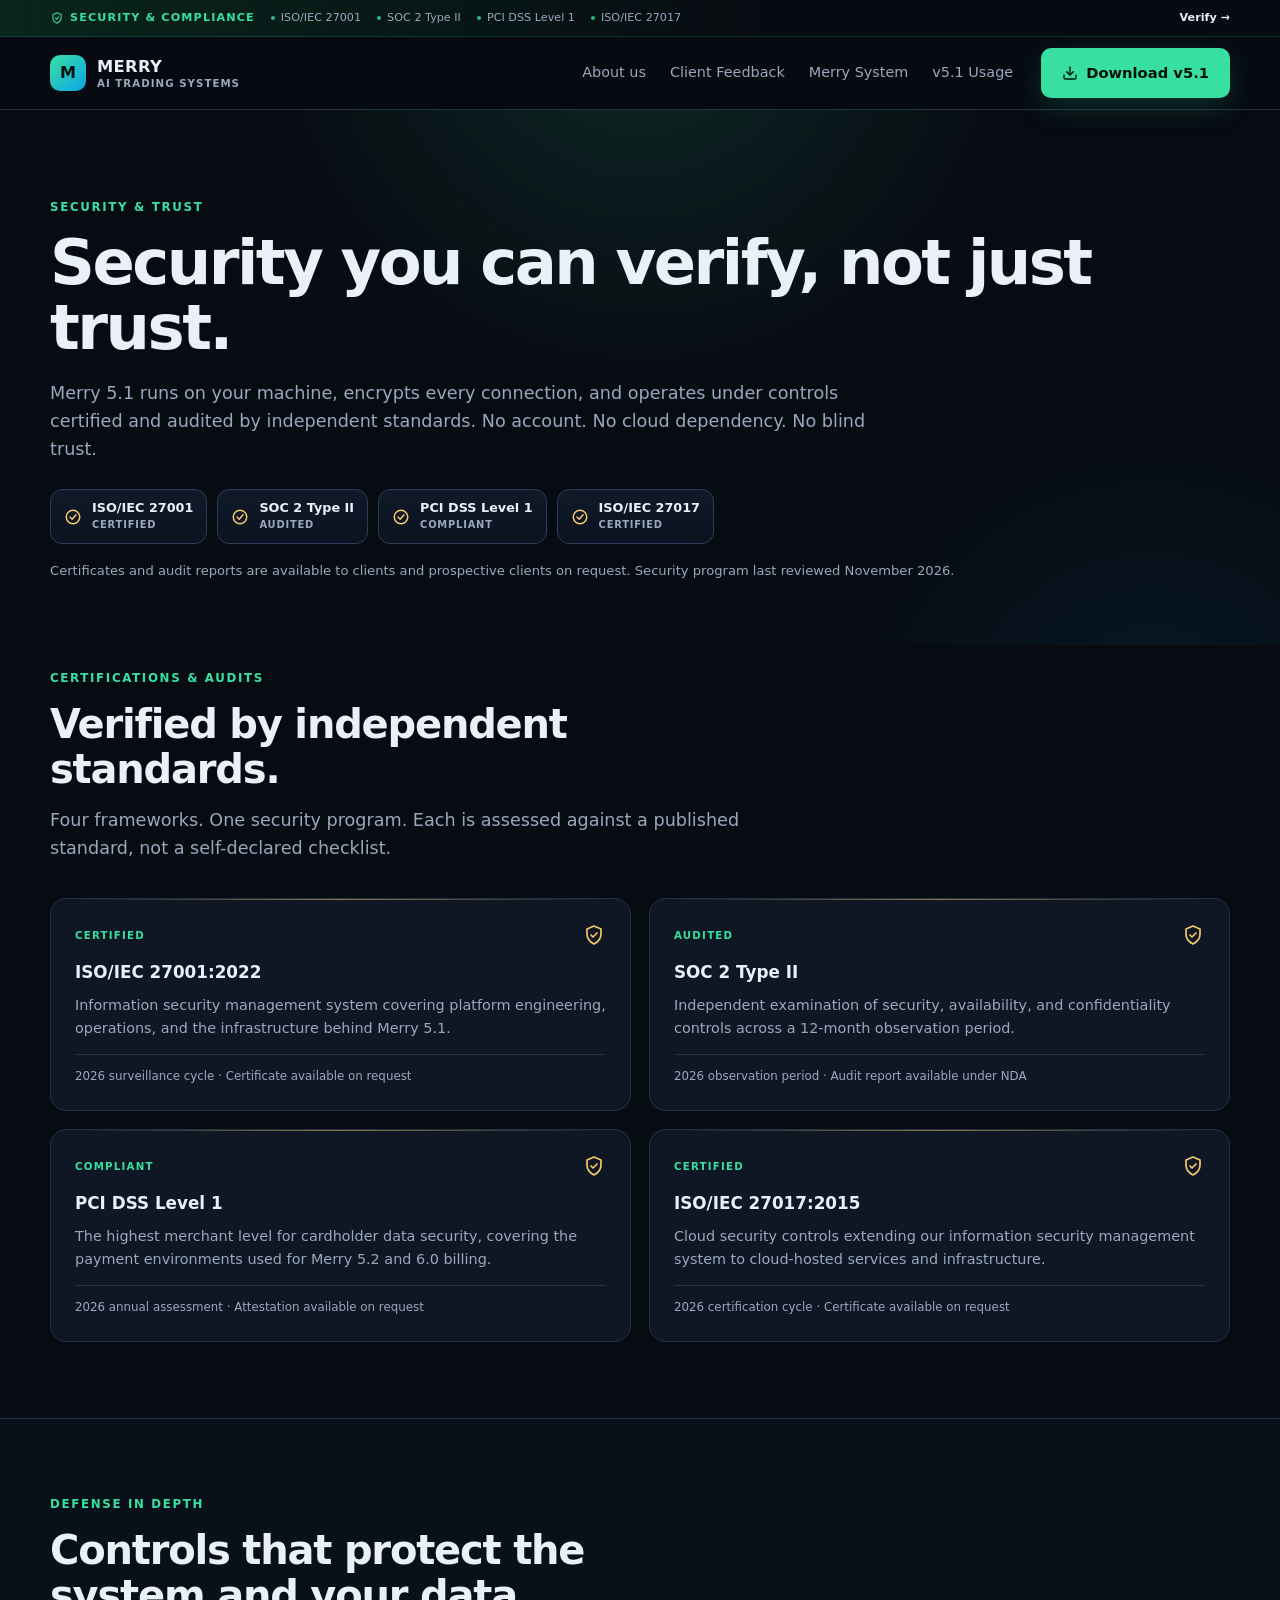
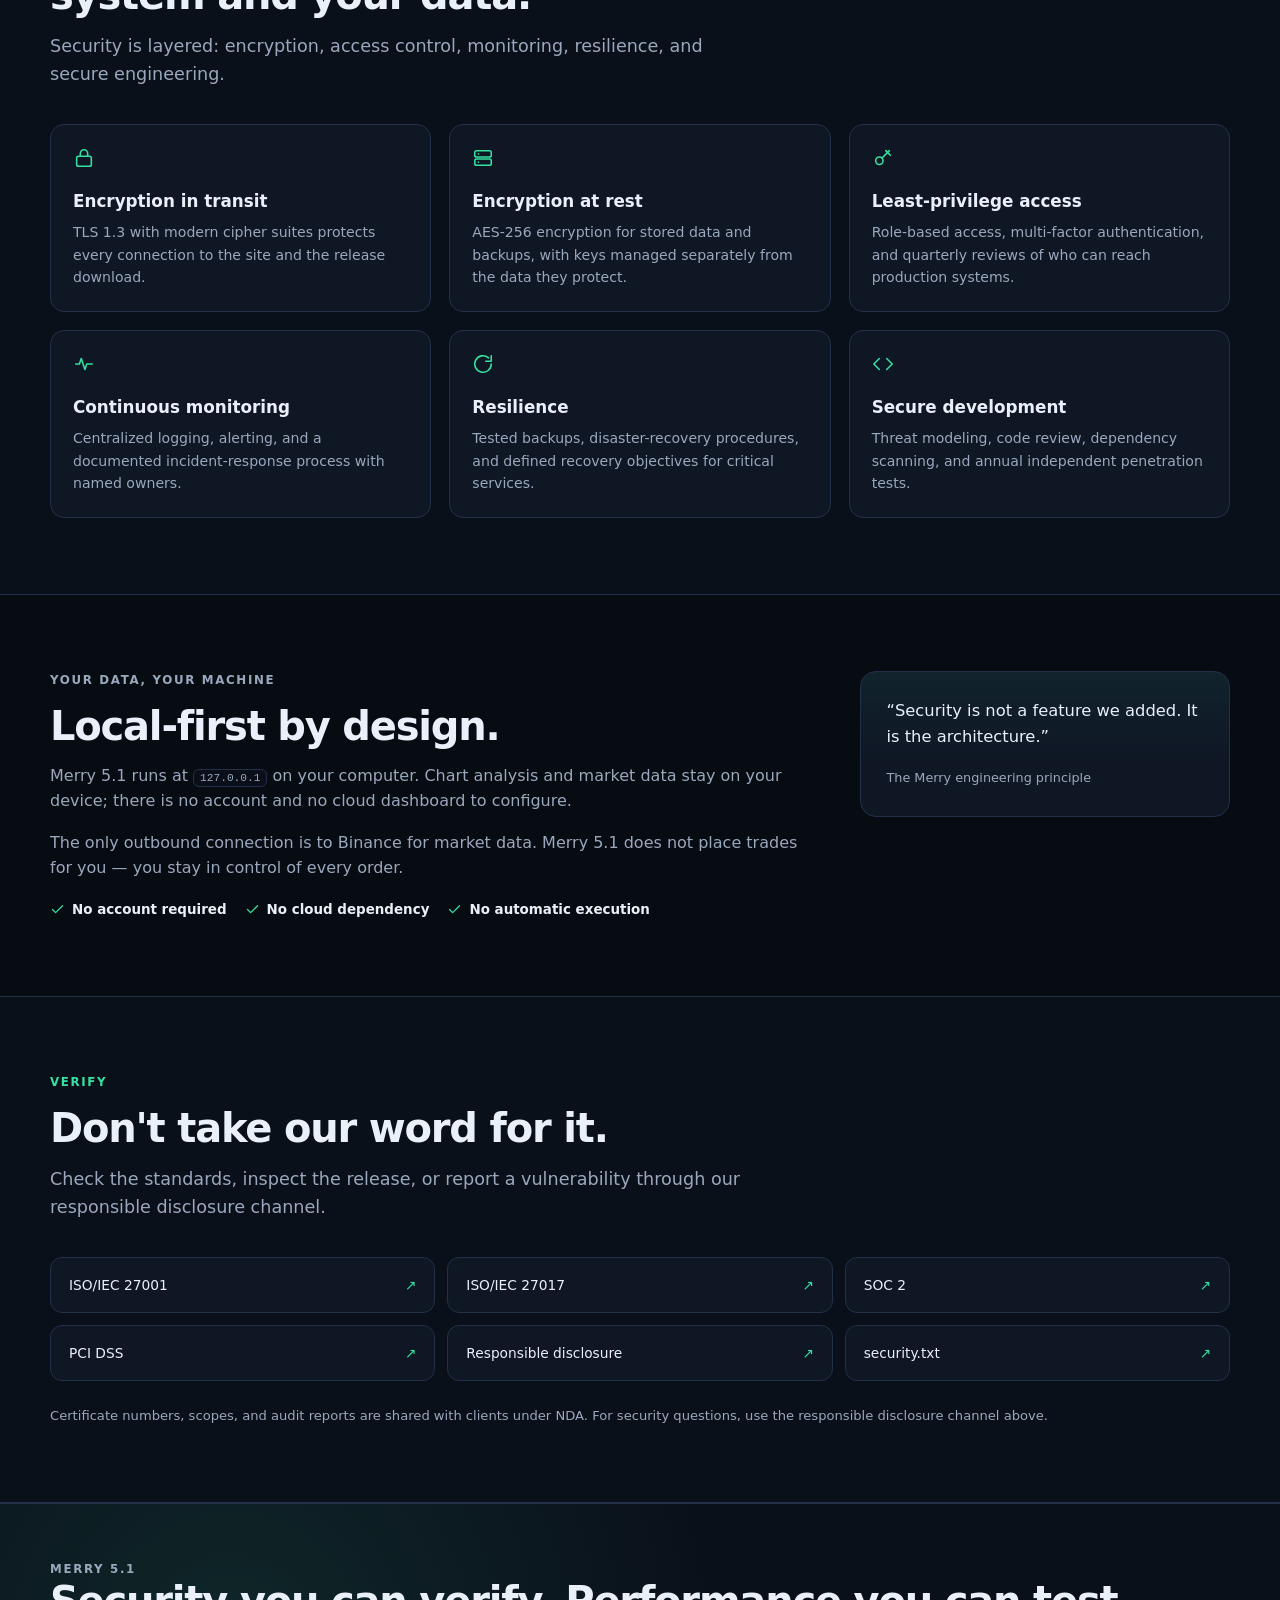
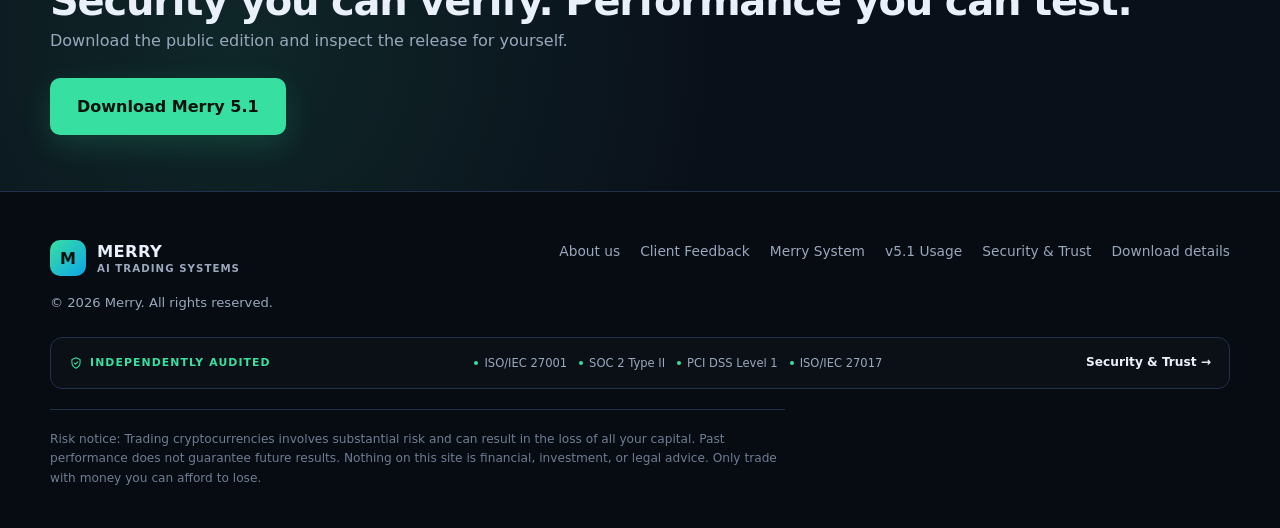
<file: security.html>
<!DOCTYPE html>
<html lang="en">
<head>
  <meta charset="UTF-8">
  <meta name="viewport" content="width=device-width, initial-scale=1.0">
  <meta name="referrer" content="strict-origin-when-cross-origin">
  <meta http-equiv="Content-Security-Policy" content="default-src 'self'; img-src 'self' data:; style-src 'self' 'unsafe-inline'; script-src 'self' 'unsafe-inline'; font-src 'self'; connect-src 'self'; base-uri 'self'; form-action 'self'">
  <title>Security &amp; Trust — Merry 5.1</title>
  <meta name="description" content="Merry 5.1 security and compliance: ISO/IEC 27001, SOC 2 Type II, PCI DSS Level 1, ISO/IEC 27017, local-first architecture, and responsible disclosure.">
  <link rel="icon" href="favicon.svg" type="image/svg+xml">
  <link rel="canonical" href="https://merrybesttrading.github.io/Merry_5.1/security.html">
  <meta property="og:type" content="website">
  <meta property="og:site_name" content="Merry">
  <meta property="og:title" content="Security &amp; Trust — Merry 5.1">
  <meta property="og:description" content="ISO/IEC 27001, SOC 2 Type II, PCI DSS Level 1, ISO/IEC 27017, local-first architecture, and responsible disclosure.">
  <meta property="og:url" content="https://merrybesttrading.github.io/Merry_5.1/security.html">
  <meta property="og:image" content="https://merrybesttrading.github.io/Merry_5.1/preview-security.png">
  <link rel="stylesheet" href="styles.css">
</head>
<body>
  <div class="trust-bar">
    <div class="container trust-bar-inner">
      <span class="trust-bar-label">
        <svg viewBox="0 0 24 24" fill="none" stroke="currentColor" stroke-width="1.8" stroke-linecap="round" stroke-linejoin="round" aria-hidden="true"><path d="M12 3l7 3v5c0 4.5-3 8-7 10-4-2-7-5.5-7-10V6z"/><path d="M9 12l2 2 4-4"/></svg>
        <span>Security &amp; compliance</span>
      </span>
      <div class="trust-bar-badges">
        <span data-short="ISO 27001">ISO/IEC 27001</span>
        <span data-short="SOC 2">SOC 2 Type II</span>
        <span data-short="PCI DSS L1">PCI DSS Level 1</span>
        <span data-short="ISO 27017">ISO/IEC 27017</span>
      </div>
      <a class="trust-bar-link" href="#certifications">Verify →</a>
    </div>
  </div>

  <header class="site-header">
    <div class="container header-inner">
      <a class="brand" href="index.html">
        <span class="brand-mark">M</span>
        <span class="brand-name">MERRY<small>AI Trading Systems</small></span>
      </a>
      <nav class="nav">
        <a href="index.html">About us</a>
        <a href="testimonials.html">Client Feedback</a>
        <a href="system.html">Merry System</a>
        <a href="guide.html">v5.1 Usage</a>
      </nav>
      <a class="btn btn-primary header-cta" href="https://github.com/MerryBestTrading/Merry_5.1/releases/download/v5.1/Merry_5.1.rar">
        <svg width="16" height="16" viewBox="0 0 24 24" fill="none" stroke="currentColor" stroke-width="2" stroke-linecap="round" stroke-linejoin="round" aria-hidden="true"><path d="M21 15v4a2 2 0 0 1-2 2H5a2 2 0 0 1-2-2v-4"/><polyline points="7 10 12 15 17 10"/><line x1="12" y1="15" x2="12" y2="3"/></svg>
        Download v5.1
      </a>
    </div>
  </header>

  <main>
    <section class="hero security-hero">
      <div class="container">
        <p class="eyebrow">Security &amp; Trust</p>
        <h1>Security you can verify, not just trust.</h1>
        <p class="lead">Merry 5.1 runs on your machine, encrypts every connection, and operates under controls certified and audited by independent standards. No account. No cloud dependency. No blind trust.</p>
        <div class="security-badges">
          <div class="cert-pill">
            <svg viewBox="0 0 24 24" fill="none" stroke="currentColor" stroke-width="2" stroke-linecap="round" stroke-linejoin="round" aria-hidden="true"><circle cx="12" cy="12" r="9"/><path d="M8 12l3 3 5-6"/></svg>
            <div><strong>ISO/IEC 27001</strong><small>Certified</small></div>
          </div>
          <div class="cert-pill">
            <svg viewBox="0 0 24 24" fill="none" stroke="currentColor" stroke-width="2" stroke-linecap="round" stroke-linejoin="round" aria-hidden="true"><circle cx="12" cy="12" r="9"/><path d="M8 12l3 3 5-6"/></svg>
            <div><strong>SOC 2 Type II</strong><small>Audited</small></div>
          </div>
          <div class="cert-pill">
            <svg viewBox="0 0 24 24" fill="none" stroke="currentColor" stroke-width="2" stroke-linecap="round" stroke-linejoin="round" aria-hidden="true"><circle cx="12" cy="12" r="9"/><path d="M8 12l3 3 5-6"/></svg>
            <div><strong>PCI DSS Level 1</strong><small>Compliant</small></div>
          </div>
          <div class="cert-pill">
            <svg viewBox="0 0 24 24" fill="none" stroke="currentColor" stroke-width="2" stroke-linecap="round" stroke-linejoin="round" aria-hidden="true"><circle cx="12" cy="12" r="9"/><path d="M8 12l3 3 5-6"/></svg>
            <div><strong>ISO/IEC 27017</strong><small>Certified</small></div>
          </div>
        </div>
        <p class="fineprint mt-16">Certificates and audit reports are available to clients and prospective clients on request. Security program last reviewed November 2026.</p>
      </div>
    </section>

    <section class="section" id="certifications" style="padding-top: 24px;">
      <div class="container">
        <div class="section-head">
          <p class="eyebrow">Certifications &amp; audits</p>
          <h2>Verified by independent standards.</h2>
          <p class="lead">Four frameworks. One security program. Each is assessed against a published standard, not a self-declared checklist.</p>
        </div>
        <div class="cert-grid">
          <article class="cert-card">
            <div class="cert-card-head">
              <span class="cert-status">Certified</span>
              <svg viewBox="0 0 24 24" fill="none" stroke="currentColor" stroke-width="1.7" stroke-linecap="round" stroke-linejoin="round" aria-hidden="true"><path d="M12 3l7 3v5c0 4.5-3 8-7 10-4-2-7-5.5-7-10V6z"/><path d="M9 12l2 2 4-4"/></svg>
            </div>
            <h3>ISO/IEC 27001:2022</h3>
            <p>Information security management system covering platform engineering, operations, and the infrastructure behind Merry 5.1.</p>
            <p class="cert-meta">2026 surveillance cycle · Certificate available on request</p>
          </article>
          <article class="cert-card">
            <div class="cert-card-head">
              <span class="cert-status">Audited</span>
              <svg viewBox="0 0 24 24" fill="none" stroke="currentColor" stroke-width="1.7" stroke-linecap="round" stroke-linejoin="round" aria-hidden="true"><path d="M12 3l7 3v5c0 4.5-3 8-7 10-4-2-7-5.5-7-10V6z"/><path d="M9 12l2 2 4-4"/></svg>
            </div>
            <h3>SOC 2 Type II</h3>
            <p>Independent examination of security, availability, and confidentiality controls across a 12-month observation period.</p>
            <p class="cert-meta">2026 observation period · Audit report available under NDA</p>
          </article>
          <article class="cert-card">
            <div class="cert-card-head">
              <span class="cert-status">Compliant</span>
              <svg viewBox="0 0 24 24" fill="none" stroke="currentColor" stroke-width="1.7" stroke-linecap="round" stroke-linejoin="round" aria-hidden="true"><path d="M12 3l7 3v5c0 4.5-3 8-7 10-4-2-7-5.5-7-10V6z"/><path d="M9 12l2 2 4-4"/></svg>
            </div>
            <h3>PCI DSS Level 1</h3>
            <p>The highest merchant level for cardholder data security, covering the payment environments used for Merry 5.2 and 6.0 billing.</p>
            <p class="cert-meta">2026 annual assessment · Attestation available on request</p>
          </article>
          <article class="cert-card">
            <div class="cert-card-head">
              <span class="cert-status">Certified</span>
              <svg viewBox="0 0 24 24" fill="none" stroke="currentColor" stroke-width="1.7" stroke-linecap="round" stroke-linejoin="round" aria-hidden="true"><path d="M12 3l7 3v5c0 4.5-3 8-7 10-4-2-7-5.5-7-10V6z"/><path d="M9 12l2 2 4-4"/></svg>
            </div>
            <h3>ISO/IEC 27017:2015</h3>
            <p>Cloud security controls extending our information security management system to cloud-hosted services and infrastructure.</p>
            <p class="cert-meta">2026 certification cycle · Certificate available on request</p>
          </article>
        </div>
      </div>
    </section>

    <section class="section section-alt">
      <div class="container">
        <div class="section-head">
          <p class="eyebrow">Defense in depth</p>
          <h2>Controls that protect the system and your data.</h2>
          <p class="lead">Security is layered: encryption, access control, monitoring, resilience, and secure engineering.</p>
        </div>
        <div class="control-grid">
          <article class="control-card">
            <svg viewBox="0 0 24 24" fill="none" stroke="currentColor" stroke-width="1.7" stroke-linecap="round" stroke-linejoin="round" aria-hidden="true"><rect x="4" y="10" width="16" height="11" rx="2"/><path d="M8 10V7a4 4 0 0 1 8 0v3"/></svg>
            <h3>Encryption in transit</h3>
            <p>TLS 1.3 with modern cipher suites protects every connection to the site and the release download.</p>
          </article>
          <article class="control-card">
            <svg viewBox="0 0 24 24" fill="none" stroke="currentColor" stroke-width="1.7" stroke-linecap="round" stroke-linejoin="round" aria-hidden="true"><rect x="3" y="4" width="18" height="7" rx="2"/><rect x="3" y="13" width="18" height="7" rx="2"/><path d="M7 7.5h.01M7 16.5h.01"/></svg>
            <h3>Encryption at rest</h3>
            <p>AES-256 encryption for stored data and backups, with keys managed separately from the data they protect.</p>
          </article>
          <article class="control-card">
            <svg viewBox="0 0 24 24" fill="none" stroke="currentColor" stroke-width="1.7" stroke-linecap="round" stroke-linejoin="round" aria-hidden="true"><circle cx="8" cy="15" r="4"/><path d="M11 12l8-8"/><path d="M15 4l5 5"/></svg>
            <h3>Least-privilege access</h3>
            <p>Role-based access, multi-factor authentication, and quarterly reviews of who can reach production systems.</p>
          </article>
          <article class="control-card">
            <svg viewBox="0 0 24 24" fill="none" stroke="currentColor" stroke-width="1.7" stroke-linecap="round" stroke-linejoin="round" aria-hidden="true"><path d="M3 12h4l2-6 4 12 2-6h6"/></svg>
            <h3>Continuous monitoring</h3>
            <p>Centralized logging, alerting, and a documented incident-response process with named owners.</p>
          </article>
          <article class="control-card">
            <svg viewBox="0 0 24 24" fill="none" stroke="currentColor" stroke-width="1.7" stroke-linecap="round" stroke-linejoin="round" aria-hidden="true"><path d="M21 12a9 9 0 1 1-3-6.7"/><polyline points="21 3 21 9 15 9"/></svg>
            <h3>Resilience</h3>
            <p>Tested backups, disaster-recovery procedures, and defined recovery objectives for critical services.</p>
          </article>
          <article class="control-card">
            <svg viewBox="0 0 24 24" fill="none" stroke="currentColor" stroke-width="1.7" stroke-linecap="round" stroke-linejoin="round" aria-hidden="true"><polyline points="16 18 22 12 16 6"/><polyline points="8 6 2 12 8 18"/></svg>
            <h3>Secure development</h3>
            <p>Threat modeling, code review, dependency scanning, and annual independent penetration tests.</p>
          </article>
        </div>
      </div>
    </section>

    <section class="section">
      <div class="container">
        <div class="split">
          <div>
            <p class="eyebrow">Your data, your machine</p>
            <h2>Local-first by design.</h2>
            <p>Merry 5.1 runs at <code>127.0.0.1</code> on your computer. Chart analysis and market data stay on your device; there is no account and no cloud dashboard to configure.</p>
            <p>The only outbound connection is to Binance for market data. Merry 5.1 does not place trades for you — you stay in control of every order.</p>
            <div class="security-points">
              <span><svg viewBox="0 0 24 24" fill="none" stroke="currentColor" stroke-width="2" stroke-linecap="round" stroke-linejoin="round" aria-hidden="true"><path d="M20 6L9 17l-5-5"/></svg> No account required</span>
              <span><svg viewBox="0 0 24 24" fill="none" stroke="currentColor" stroke-width="2" stroke-linecap="round" stroke-linejoin="round" aria-hidden="true"><path d="M20 6L9 17l-5-5"/></svg> No cloud dependency</span>
              <span><svg viewBox="0 0 24 24" fill="none" stroke="currentColor" stroke-width="2" stroke-linecap="round" stroke-linejoin="round" aria-hidden="true"><path d="M20 6L9 17l-5-5"/></svg> No automatic execution</span>
            </div>
          </div>
          <aside class="quote-card">
            <p>“Security is not a feature we added. It is the architecture.”</p>
            <cite>The Merry engineering principle</cite>
          </aside>
        </div>
      </div>
    </section>

    <section class="section section-alt">
      <div class="container">
        <div class="section-head">
          <p class="eyebrow">Verify</p>
          <h2>Don't take our word for it.</h2>
          <p class="lead">Check the standards, inspect the release, or report a vulnerability through our responsible disclosure channel.</p>
        </div>
        <div class="verify-grid">
          <a class="verify-link" href="https://www.iso.org/standard/27001" target="_blank" rel="noopener">ISO/IEC 27001 <span>↗</span></a>
          <a class="verify-link" href="https://www.iso.org/standard/43757.html" target="_blank" rel="noopener">ISO/IEC 27017 <span>↗</span></a>
          <a class="verify-link" href="https://www.aicpa-cima.com/topic/audit-assurance/audit-and-assurance-greater-than-soc-2" target="_blank" rel="noopener">SOC 2 <span>↗</span></a>
          <a class="verify-link" href="https://www.pcisecuritystandards.org/" target="_blank" rel="noopener">PCI DSS <span>↗</span></a>
          <a class="verify-link" href="https://github.com/MerryBestTrading/Merry_5.1/security" target="_blank" rel="noopener">Responsible disclosure <span>↗</span></a>
          <a class="verify-link" href=".well-known/security.txt">security.txt <span>↗</span></a>
        </div>
        <p class="fineprint mt-24">Certificate numbers, scopes, and audit reports are shared with clients under NDA. For security questions, use the responsible disclosure channel above.</p>
      </div>
    </section>

    <section class="cta-band">
      <div class="container cta-inner">
        <div>
          <p class="eyebrow">Merry 5.1</p>
          <h2>Security you can verify. Performance you can test.</h2>
          <p>Download the public edition and inspect the release for yourself.</p>
        </div>
        <a class="btn btn-primary btn-large" href="https://github.com/MerryBestTrading/Merry_5.1/releases/download/v5.1/Merry_5.1.rar">Download Merry 5.1</a>
      </div>
    </section>
  </main>

  <footer class="site-footer">
    <div class="container footer-inner">
      <div>
        <a class="brand" href="index.html">
          <span class="brand-mark">M</span>
          <span class="brand-name">MERRY<small>AI Trading Systems</small></span>
        </a>
        <p class="fineprint mt-16">© 2026 Merry. All rights reserved.</p>
      </div>
      <nav class="footer-nav">
        <a href="index.html">About us</a>
        <a href="testimonials.html">Client Feedback</a>
        <a href="system.html">Merry System</a>
        <a href="guide.html">v5.1 Usage</a>
        <a href="security.html">Security &amp; Trust</a>
        <a href="download.html">Download details</a>
      </nav>
    </div>
    <div class="container">
      <div class="footer-trust">
        <span class="footer-trust-label">
          <svg viewBox="0 0 24 24" fill="none" stroke="currentColor" stroke-width="1.8" stroke-linecap="round" stroke-linejoin="round" aria-hidden="true"><path d="M12 3l7 3v5c0 4.5-3 8-7 10-4-2-7-5.5-7-10V6z"/><path d="M9 12l2 2 4-4"/></svg>
          Independently audited
        </span>
        <div class="footer-trust-badges">
          <span data-short="ISO 27001">ISO/IEC 27001</span>
          <span data-short="SOC 2">SOC 2 Type II</span>
          <span data-short="PCI DSS L1">PCI DSS Level 1</span>
          <span data-short="ISO 27017">ISO/IEC 27017</span>
        </div>
        <a class="footer-trust-link" href="security.html">Security &amp; Trust →</a>
      </div>
      <p class="risk">Risk notice: Trading cryptocurrencies involves substantial risk and can result in the loss of all your capital. Past performance does not guarantee future results. Nothing on this site is financial, investment, or legal advice. Only trade with money you can afford to lose.</p>
    </div>
  </footer>
</body>
</html>
</file>
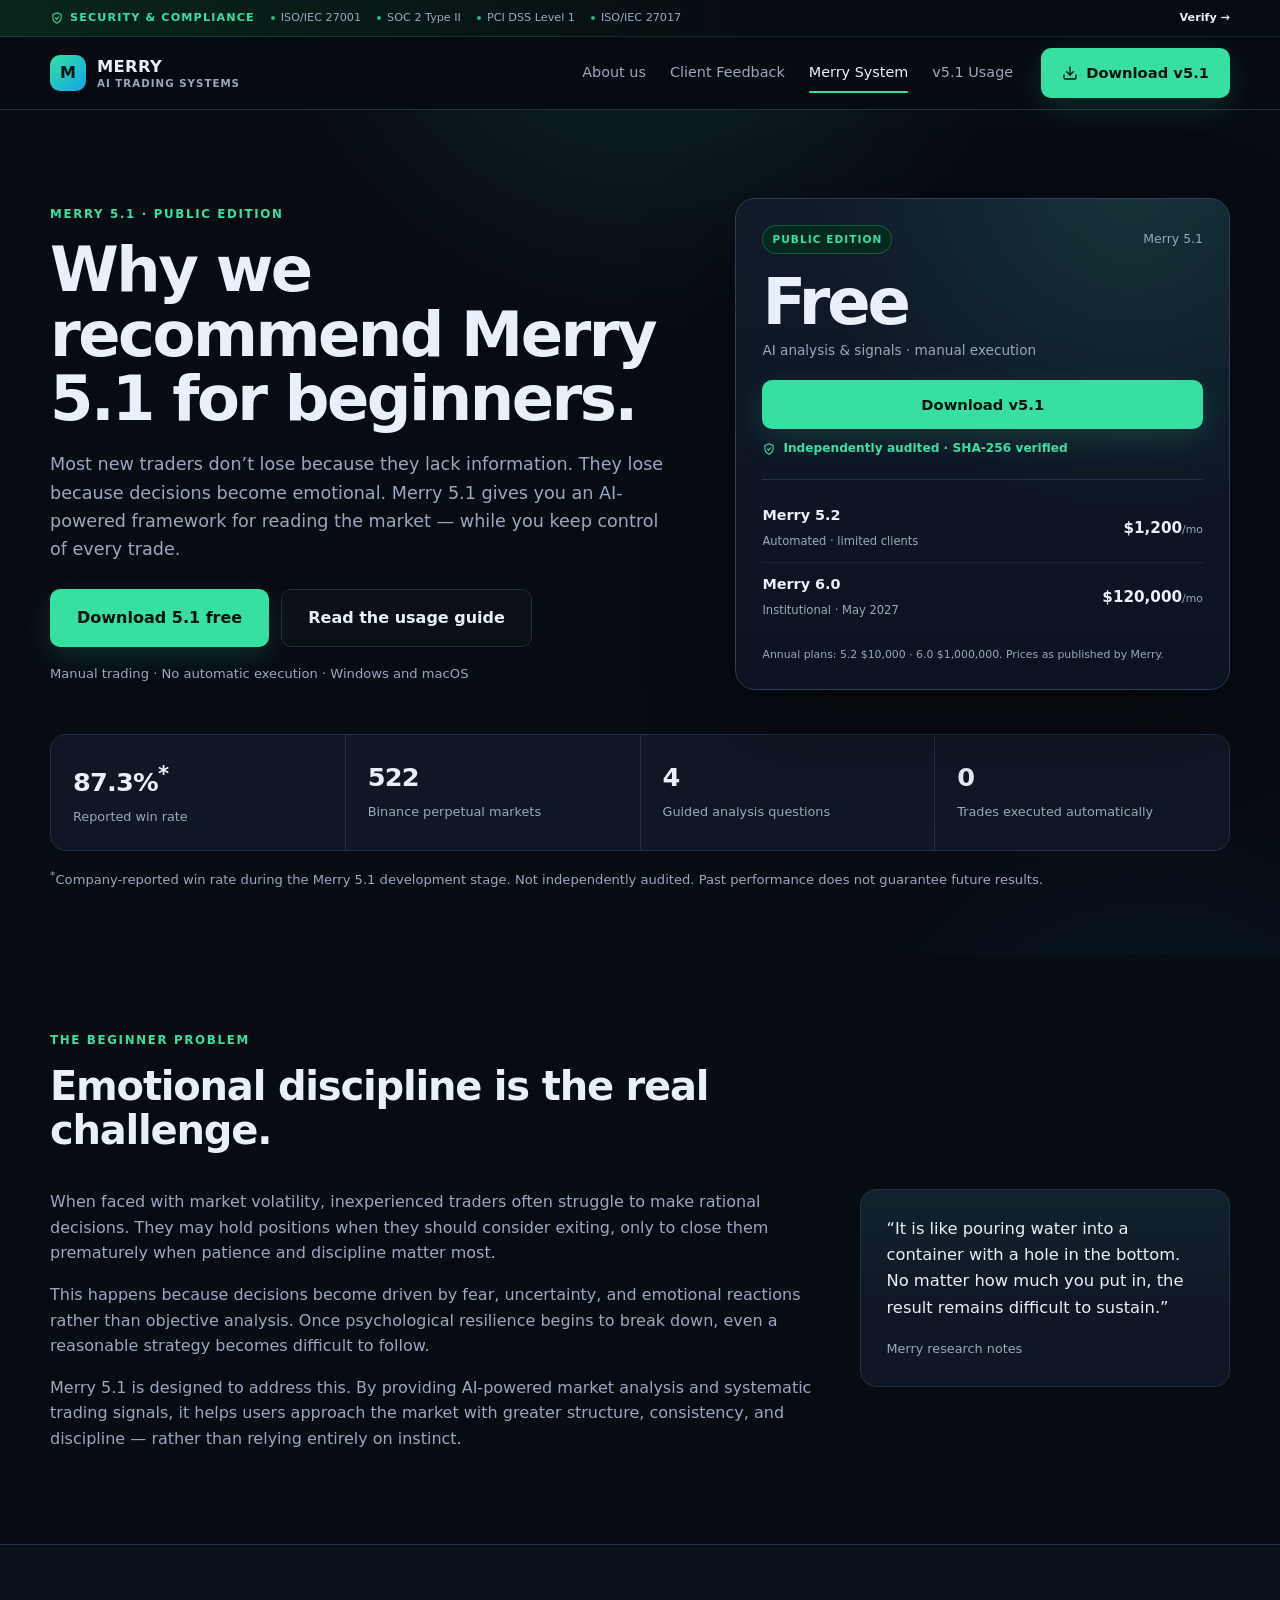
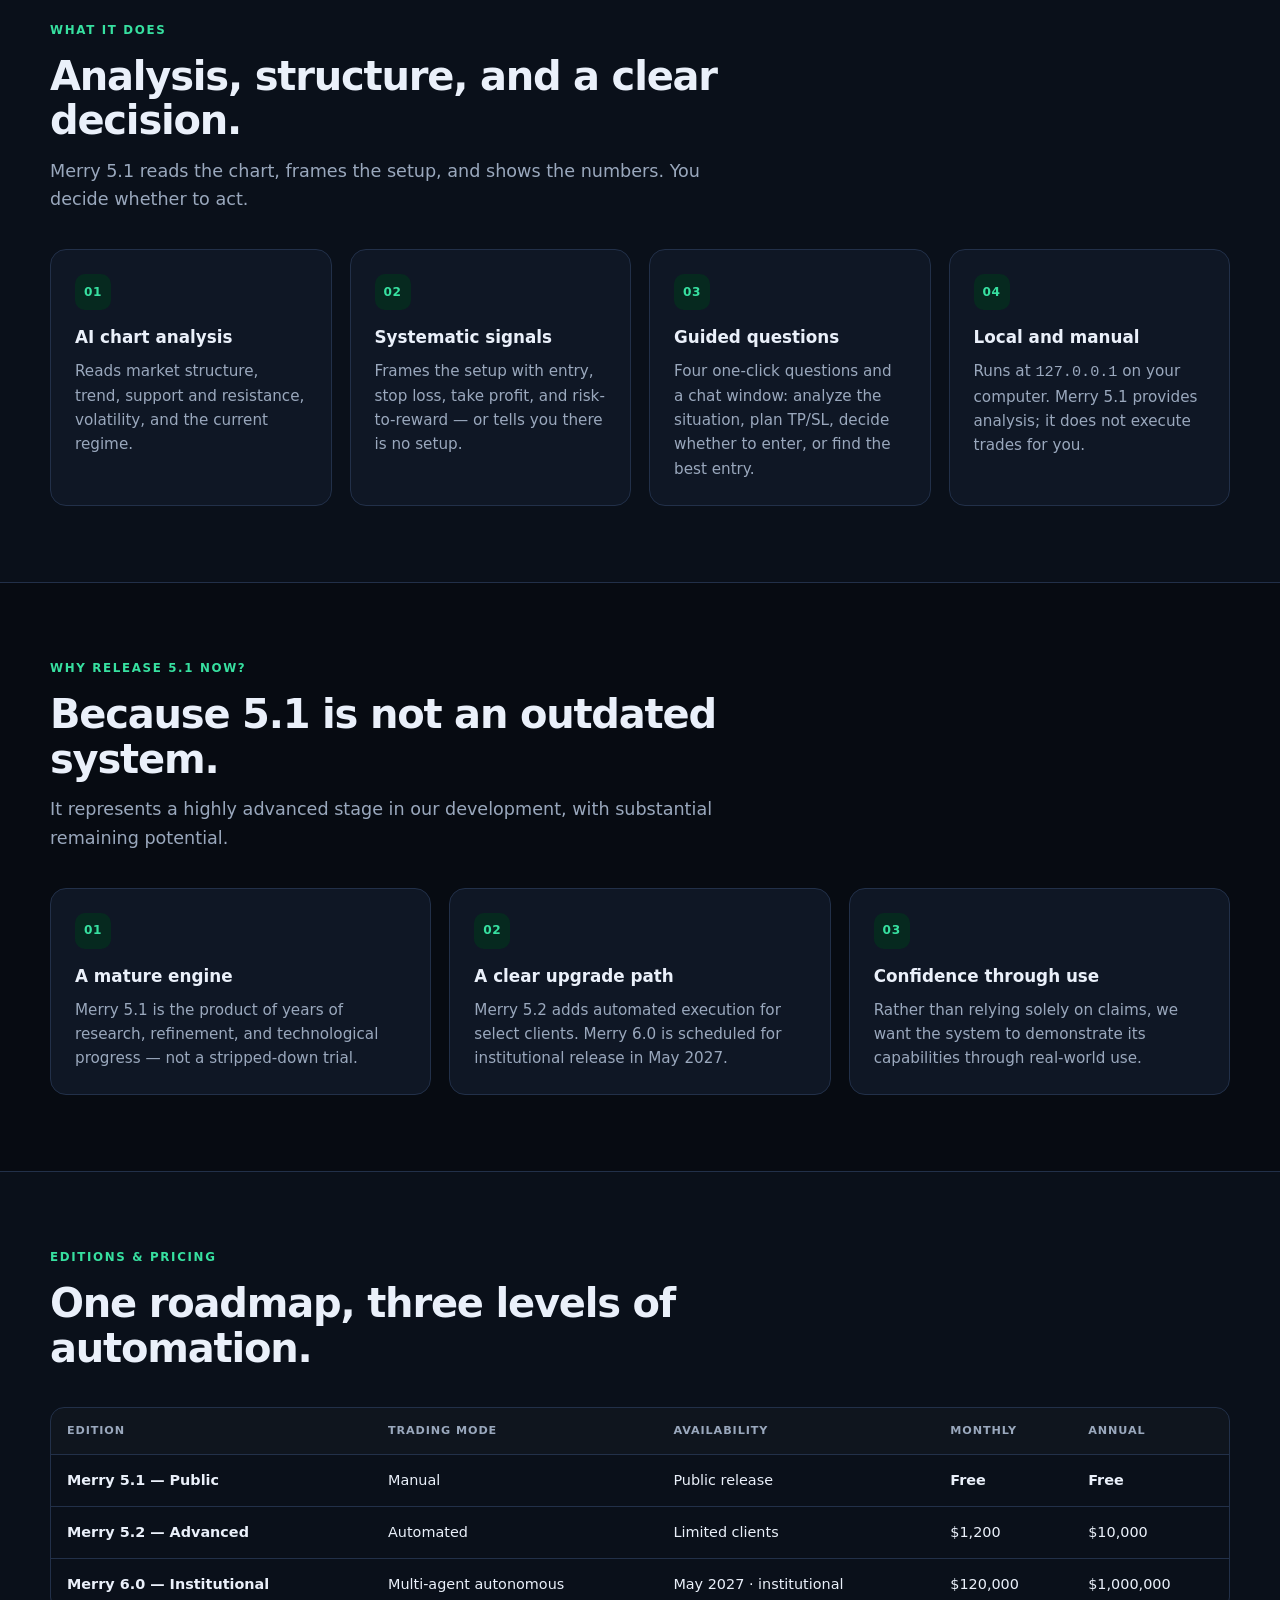
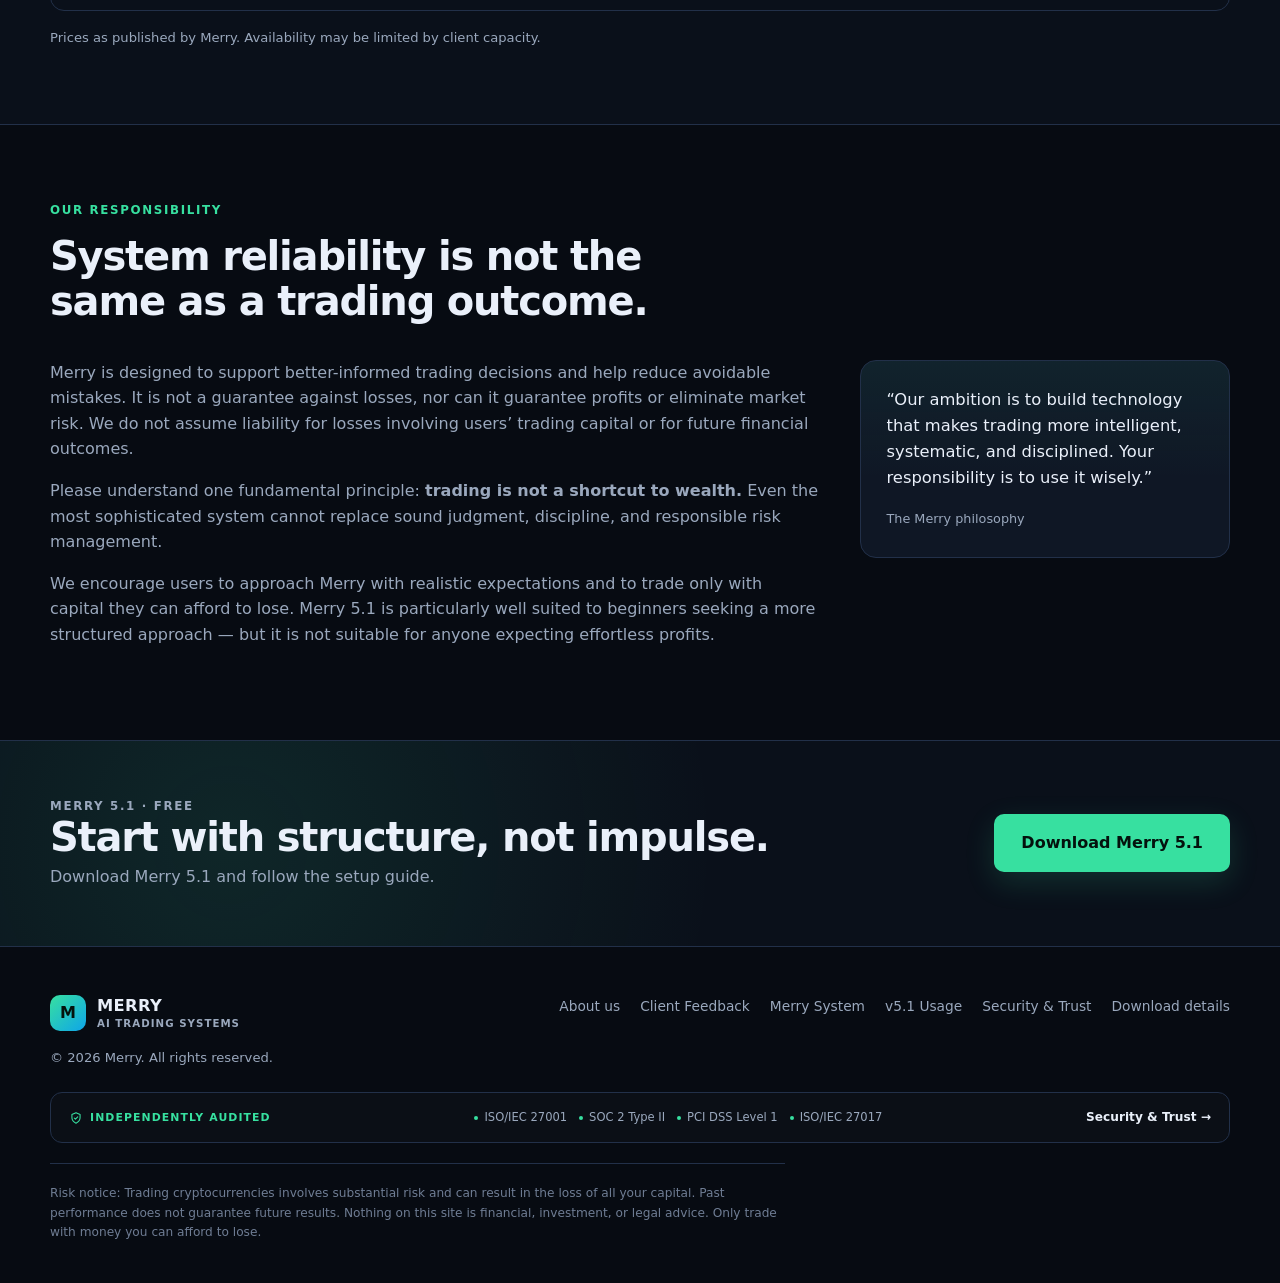
<file: system.html>
<!DOCTYPE html>
<html lang="en">
<head>
  <meta charset="UTF-8">
  <meta name="viewport" content="width=device-width, initial-scale=1.0">
  <meta name="referrer" content="strict-origin-when-cross-origin">
  <meta http-equiv="Content-Security-Policy" content="default-src 'self'; img-src 'self' data:; style-src 'self' 'unsafe-inline'; script-src 'self' 'unsafe-inline'; font-src 'self'; connect-src 'self'; base-uri 'self'; form-action 'self'">
  <title>Merry System — Merry 5.1 for Beginners</title>
  <meta name="description" content="Merry 5.1 is an AI-powered chart-analysis system built for beginners: structured signals, manual execution, and a clear process. Public edition, free.">
  <link rel="icon" href="favicon.svg" type="image/svg+xml">
  <link rel="canonical" href="https://merrybesttrading.github.io/Merry_5.1/system.html">
  <link rel="stylesheet" href="styles.css">
</head>
<body>
  <div class="trust-bar">
    <div class="container trust-bar-inner">
      <span class="trust-bar-label">
        <svg viewBox="0 0 24 24" fill="none" stroke="currentColor" stroke-width="1.8" stroke-linecap="round" stroke-linejoin="round" aria-hidden="true"><path d="M12 3l7 3v5c0 4.5-3 8-7 10-4-2-7-5.5-7-10V6z"/><path d="M9 12l2 2 4-4"/></svg>
        <span>Security &amp; compliance</span>
      </span>
      <div class="trust-bar-badges">
        <span data-short="ISO 27001">ISO/IEC 27001</span>
        <span data-short="SOC 2">SOC 2 Type II</span>
        <span data-short="PCI DSS L1">PCI DSS Level 1</span>
        <span data-short="ISO 27017">ISO/IEC 27017</span>
      </div>
      <a class="trust-bar-link" href="security.html">Verify →</a>
    </div>
  </div>

  <header class="site-header">
    <div class="container header-inner">
      <a class="brand" href="index.html">
        <span class="brand-mark">M</span>
        <span class="brand-name">MERRY<small>AI Trading Systems</small></span>
      </a>
      <nav class="nav">
        <a href="index.html">About us</a>
        <a href="testimonials.html">Client Feedback</a>
        <a href="system.html" class="active">Merry System</a>
        <a href="guide.html">v5.1 Usage</a>
      </nav>
      <a class="btn btn-primary header-cta" href="https://github.com/MerryBestTrading/Merry_5.1/releases/download/v5.1/Merry_5.1.rar">
        <svg width="16" height="16" viewBox="0 0 24 24" fill="none" stroke="currentColor" stroke-width="2" stroke-linecap="round" stroke-linejoin="round" aria-hidden="true"><path d="M21 15v4a2 2 0 0 1-2 2H5a2 2 0 0 1-2-2v-4"/><polyline points="7 10 12 15 17 10"/><line x1="12" y1="15" x2="12" y2="3"/></svg>
        Download v5.1
      </a>
    </div>
  </header>

  <main>
    <section class="hero">
      <div class="container">
        <div class="hero-grid">
          <div class="hero-copy">
            <p class="eyebrow">Merry 5.1 · Public edition</p>
            <h1>Why we recommend Merry 5.1 for beginners.</h1>
            <p class="lead">Most new traders don’t lose because they lack information. They lose because decisions become emotional. Merry 5.1 gives you an AI-powered framework for reading the market — while you keep control of every trade.</p>
            <div class="actions">
              <a class="btn btn-primary btn-large" href="https://github.com/MerryBestTrading/Merry_5.1/releases/download/v5.1/Merry_5.1.rar">Download 5.1 free</a>
              <a class="btn btn-ghost btn-large" href="guide.html">Read the usage guide</a>
            </div>
            <p class="fineprint">Manual trading · No automatic execution · Windows and macOS</p>
          </div>

          <aside class="price-card">
            <div class="price-top">
              <span class="badge">Public edition</span>
              <span class="price-label">Merry 5.1</span>
            </div>
            <div class="price">Free</div>
            <p class="price-sub">AI analysis &amp; signals · manual execution</p>
            <a class="btn btn-primary btn-block" href="https://github.com/MerryBestTrading/Merry_5.1/releases/download/v5.1/Merry_5.1.rar">Download v5.1</a>
            <p class="release-trust"><svg viewBox="0 0 24 24" fill="none" stroke="currentColor" stroke-width="1.8" stroke-linecap="round" stroke-linejoin="round" aria-hidden="true"><path d="M12 3l7 3v5c0 4.5-3 8-7 10-4-2-7-5.5-7-10V6z"/><path d="M9 12l2 2 4-4"/></svg> Independently audited · SHA-256 verified</p>
            <div class="price-divider"></div>
            <div class="edition-row">
              <div><strong>Merry 5.2</strong><span>Automated · limited clients</span></div>
              <div class="edition-price">$1,200<small>/mo</small></div>
            </div>
            <div class="edition-row">
              <div><strong>Merry 6.0</strong><span>Institutional · May 2027</span></div>
              <div class="edition-price">$120,000<small>/mo</small></div>
            </div>
            <p class="price-note">Annual plans: 5.2 $10,000 · 6.0 $1,000,000. Prices as published by Merry.</p>
          </aside>
        </div>

        <div class="stats">
          <div class="stat"><strong>87.3%<sup>*</sup></strong><span>Reported win rate</span></div>
          <div class="stat"><strong>522</strong><span>Binance perpetual markets</span></div>
          <div class="stat"><strong>4</strong><span>Guided analysis questions</span></div>
          <div class="stat"><strong>0</strong><span>Trades executed automatically</span></div>
        </div>
        <p class="fineprint mt-16"><sup>*</sup>Company-reported win rate during the Merry 5.1 development stage. Not independently audited. Past performance does not guarantee future results.</p>
      </div>
    </section>

    <section class="section">
      <div class="container">
        <div class="section-head">
          <p class="eyebrow">The beginner problem</p>
          <h2>Emotional discipline is the real challenge.</h2>
        </div>
        <div class="split">
          <div>
            <p>When faced with market volatility, inexperienced traders often struggle to make rational decisions. They may hold positions when they should consider exiting, only to close them prematurely when patience and discipline matter most.</p>
            <p>This happens because decisions become driven by fear, uncertainty, and emotional reactions rather than objective analysis. Once psychological resilience begins to break down, even a reasonable strategy becomes difficult to follow.</p>
            <p>Merry 5.1 is designed to address this. By providing AI-powered market analysis and systematic trading signals, it helps users approach the market with greater structure, consistency, and discipline — rather than relying entirely on instinct.</p>
          </div>
          <aside class="quote-card">
            <p>“It is like pouring water into a container with a hole in the bottom. No matter how much you put in, the result remains difficult to sustain.”</p>
            <cite>Merry research notes</cite>
          </aside>
        </div>
      </div>
    </section>

    <section class="section section-alt">
      <div class="container">
        <div class="section-head">
          <p class="eyebrow">What it does</p>
          <h2>Analysis, structure, and a clear decision.</h2>
          <p class="lead">Merry 5.1 reads the chart, frames the setup, and shows the numbers. You decide whether to act.</p>
        </div>
        <div class="grid grid-4">
          <article class="card">
            <div class="icon">01</div>
            <h3>AI chart analysis</h3>
            <p>Reads market structure, trend, support and resistance, volatility, and the current regime.</p>
          </article>
          <article class="card">
            <div class="icon">02</div>
            <h3>Systematic signals</h3>
            <p>Frames the setup with entry, stop loss, take profit, and risk-to-reward — or tells you there is no setup.</p>
          </article>
          <article class="card">
            <div class="icon">03</div>
            <h3>Guided questions</h3>
            <p>Four one-click questions and a chat window: analyze the situation, plan TP/SL, decide whether to enter, or find the best entry.</p>
          </article>
          <article class="card">
            <div class="icon">04</div>
            <h3>Local and manual</h3>
            <p>Runs at <code>127.0.0.1</code> on your computer. Merry 5.1 provides analysis; it does not execute trades for you.</p>
          </article>
        </div>
      </div>
    </section>

    <section class="section">
      <div class="container">
        <div class="section-head">
          <p class="eyebrow">Why release 5.1 now?</p>
          <h2>Because 5.1 is not an outdated system.</h2>
          <p class="lead">It represents a highly advanced stage in our development, with substantial remaining potential.</p>
        </div>
        <div class="grid grid-3">
          <article class="card">
            <div class="icon">01</div>
            <h3>A mature engine</h3>
            <p>Merry 5.1 is the product of years of research, refinement, and technological progress — not a stripped-down trial.</p>
          </article>
          <article class="card">
            <div class="icon">02</div>
            <h3>A clear upgrade path</h3>
            <p>Merry 5.2 adds automated execution for select clients. Merry 6.0 is scheduled for institutional release in May 2027.</p>
          </article>
          <article class="card">
            <div class="icon">03</div>
            <h3>Confidence through use</h3>
            <p>Rather than relying solely on claims, we want the system to demonstrate its capabilities through real-world use.</p>
          </article>
        </div>
      </div>
    </section>

    <section class="section section-alt">
      <div class="container">
        <div class="section-head">
          <p class="eyebrow">Editions &amp; pricing</p>
          <h2>One roadmap, three levels of automation.</h2>
        </div>
        <div class="table-wrap">
          <table>
            <thead>
              <tr>
                <th>Edition</th>
                <th>Trading mode</th>
                <th>Availability</th>
                <th>Monthly</th>
                <th>Annual</th>
              </tr>
            </thead>
            <tbody>
              <tr>
                <td><strong>Merry 5.1 — Public</strong></td>
                <td>Manual</td>
                <td>Public release</td>
                <td><strong>Free</strong></td>
                <td><strong>Free</strong></td>
              </tr>
              <tr>
                <td><strong>Merry 5.2 — Advanced</strong></td>
                <td>Automated</td>
                <td>Limited clients</td>
                <td>$1,200</td>
                <td>$10,000</td>
              </tr>
              <tr>
                <td><strong>Merry 6.0 — Institutional</strong></td>
                <td>Multi-agent autonomous</td>
                <td>May 2027 · institutional</td>
                <td>$120,000</td>
                <td>$1,000,000</td>
              </tr>
            </tbody>
          </table>
        </div>
        <p class="fineprint mt-16">Prices as published by Merry. Availability may be limited by client capacity.</p>
      </div>
    </section>

    <section class="section">
      <div class="container">
        <div class="section-head">
          <p class="eyebrow">Our responsibility</p>
          <h2>System reliability is not the same as a trading outcome.</h2>
        </div>
        <div class="split">
          <div>
            <p>Merry is designed to support better-informed trading decisions and help reduce avoidable mistakes. It is not a guarantee against losses, nor can it guarantee profits or eliminate market risk. We do not assume liability for losses involving users’ trading capital or for future financial outcomes.</p>
            <p>Please understand one fundamental principle: <strong>trading is not a shortcut to wealth.</strong> Even the most sophisticated system cannot replace sound judgment, discipline, and responsible risk management.</p>
            <p>We encourage users to approach Merry with realistic expectations and to trade only with capital they can afford to lose. Merry 5.1 is particularly well suited to beginners seeking a more structured approach — but it is not suitable for anyone expecting effortless profits.</p>
          </div>
          <aside class="quote-card">
            <p>“Our ambition is to build technology that makes trading more intelligent, systematic, and disciplined. Your responsibility is to use it wisely.”</p>
            <cite>The Merry philosophy</cite>
          </aside>
        </div>
      </div>
    </section>

    <section class="cta-band">
      <div class="container cta-inner">
        <div>
          <p class="eyebrow">Merry 5.1 · Free</p>
          <h2>Start with structure, not impulse.</h2>
          <p>Download Merry 5.1 and follow the setup guide.</p>
        </div>
        <a class="btn btn-primary btn-large" href="https://github.com/MerryBestTrading/Merry_5.1/releases/download/v5.1/Merry_5.1.rar">Download Merry 5.1</a>
      </div>
    </section>
  </main>

  <footer class="site-footer">
    <div class="container footer-inner">
      <div>
        <a class="brand" href="index.html">
          <span class="brand-mark">M</span>
          <span class="brand-name">MERRY<small>AI Trading Systems</small></span>
        </a>
        <p class="fineprint mt-16">© 2026 Merry. All rights reserved.</p>
      </div>
      <nav class="footer-nav">
        <a href="index.html">About us</a>
        <a href="testimonials.html">Client Feedback</a>
        <a href="system.html">Merry System</a>
        <a href="guide.html">v5.1 Usage</a>
        <a href="security.html">Security &amp; Trust</a>
        <a href="download.html">Download details</a>
      </nav>
    </div>
    <div class="container">
      <div class="footer-trust">
        <span class="footer-trust-label">
          <svg viewBox="0 0 24 24" fill="none" stroke="currentColor" stroke-width="1.8" stroke-linecap="round" stroke-linejoin="round" aria-hidden="true"><path d="M12 3l7 3v5c0 4.5-3 8-7 10-4-2-7-5.5-7-10V6z"/><path d="M9 12l2 2 4-4"/></svg>
          Independently audited
        </span>
        <div class="footer-trust-badges">
          <span data-short="ISO 27001">ISO/IEC 27001</span>
          <span data-short="SOC 2">SOC 2 Type II</span>
          <span data-short="PCI DSS L1">PCI DSS Level 1</span>
          <span data-short="ISO 27017">ISO/IEC 27017</span>
        </div>
        <a class="footer-trust-link" href="security.html">Security &amp; Trust →</a>
      </div>
      <p class="risk">Risk notice: Trading cryptocurrencies involves substantial risk and can result in the loss of all your capital. Past performance does not guarantee future results. Nothing on this site is financial, investment, or legal advice. Only trade with money you can afford to lose.</p>
    </div>
  </footer>
</body>
</html>
</file>
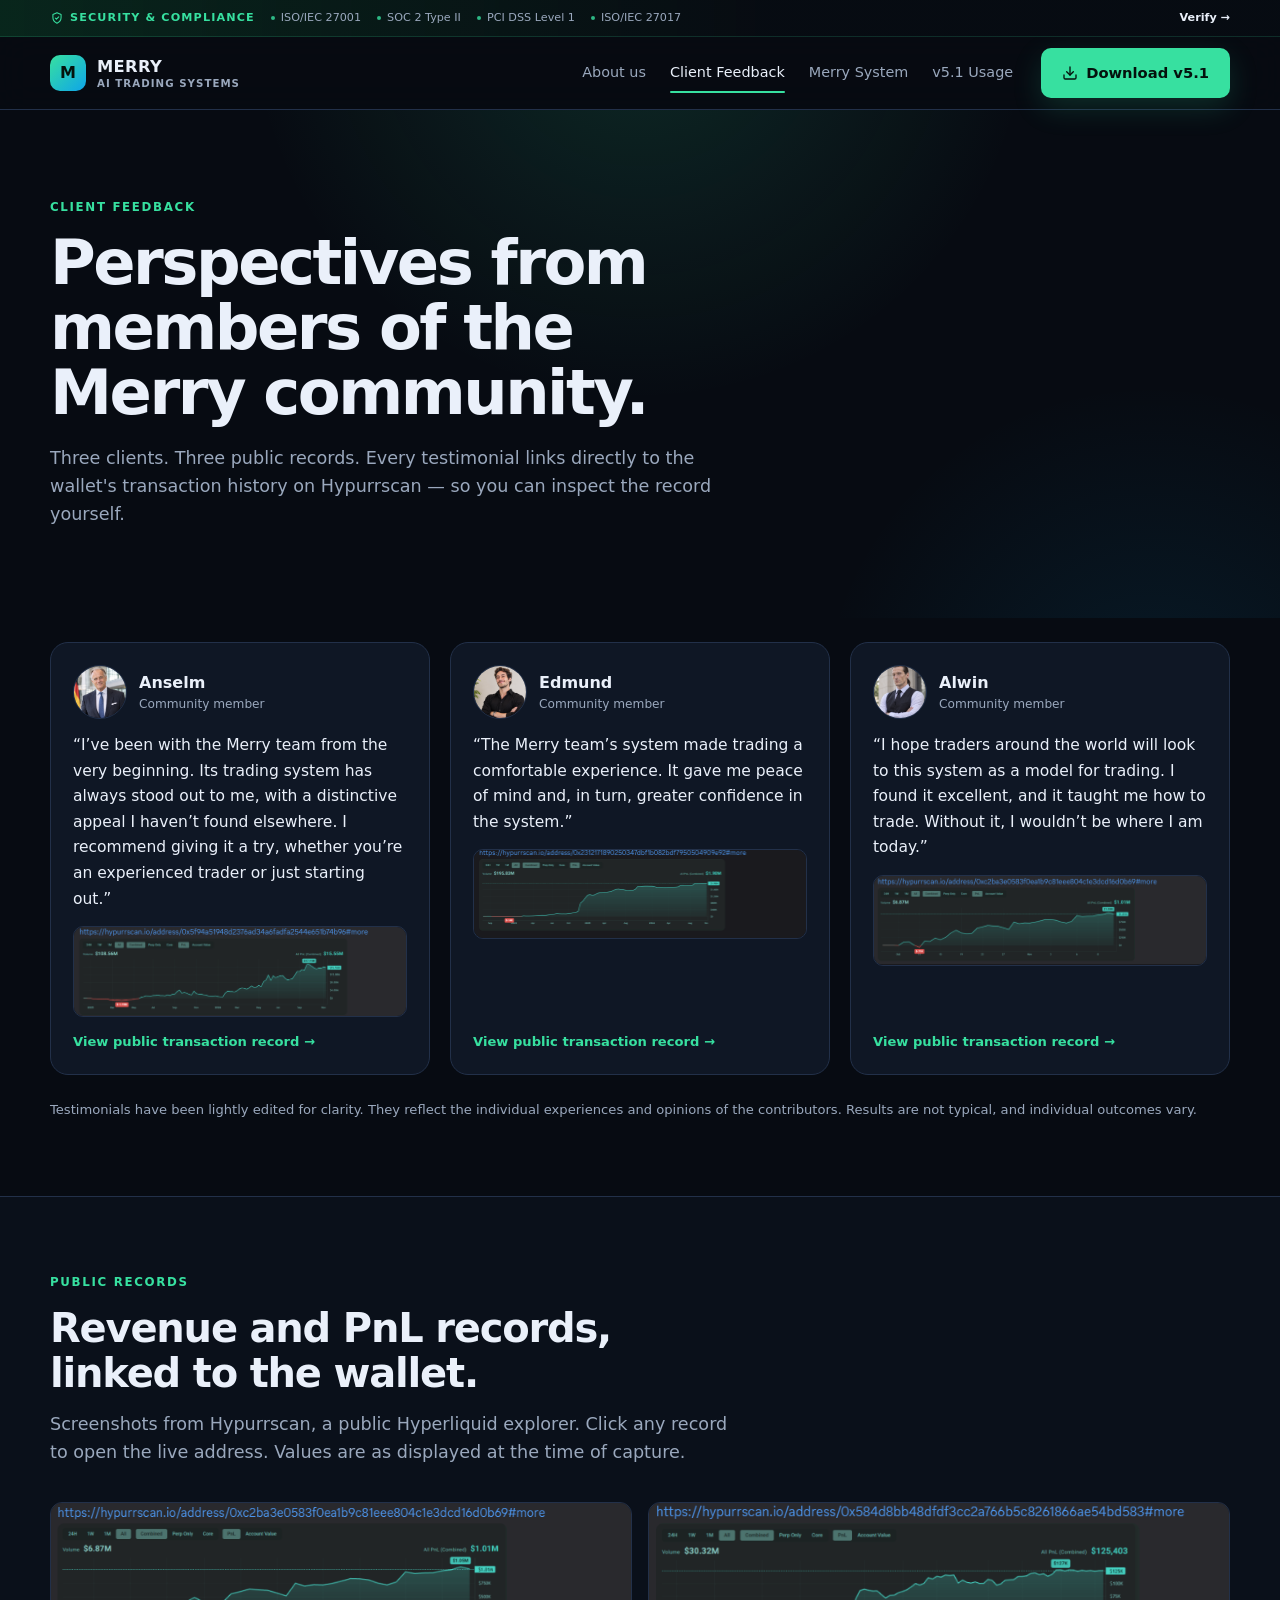
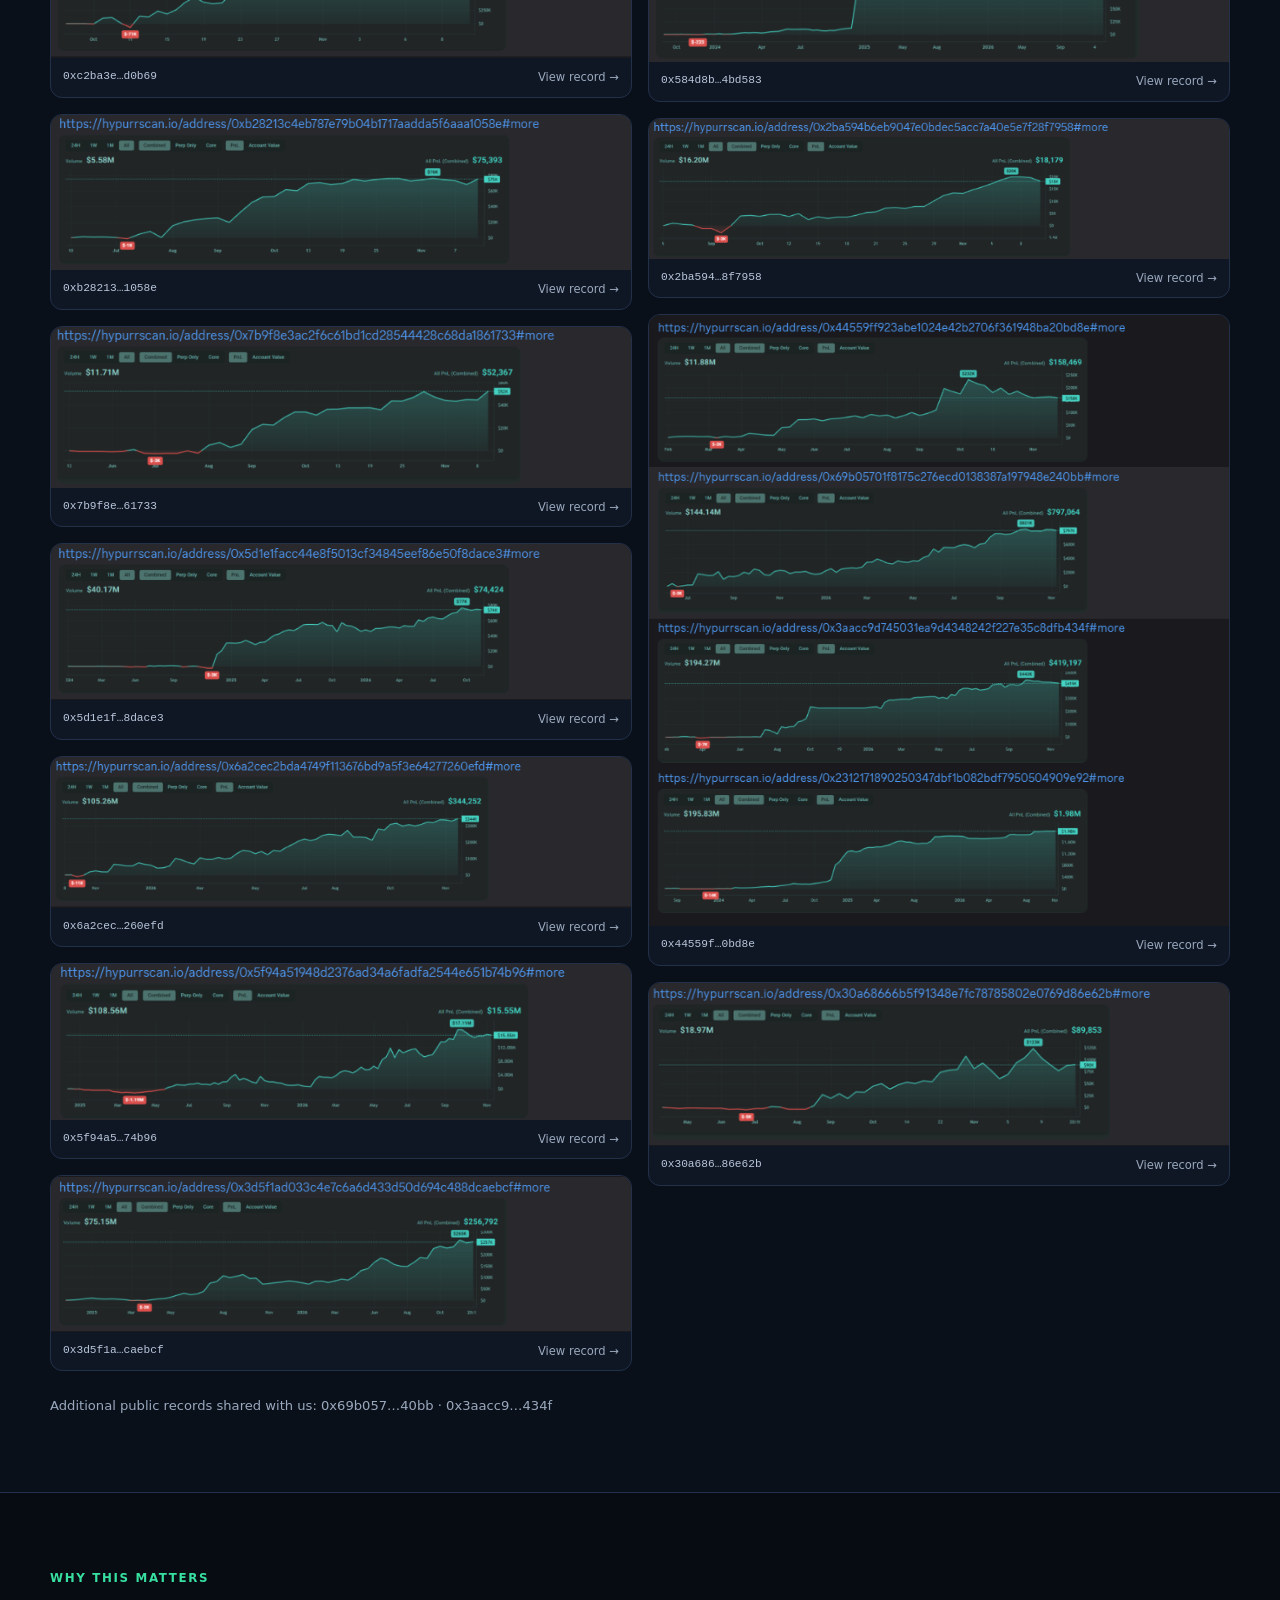
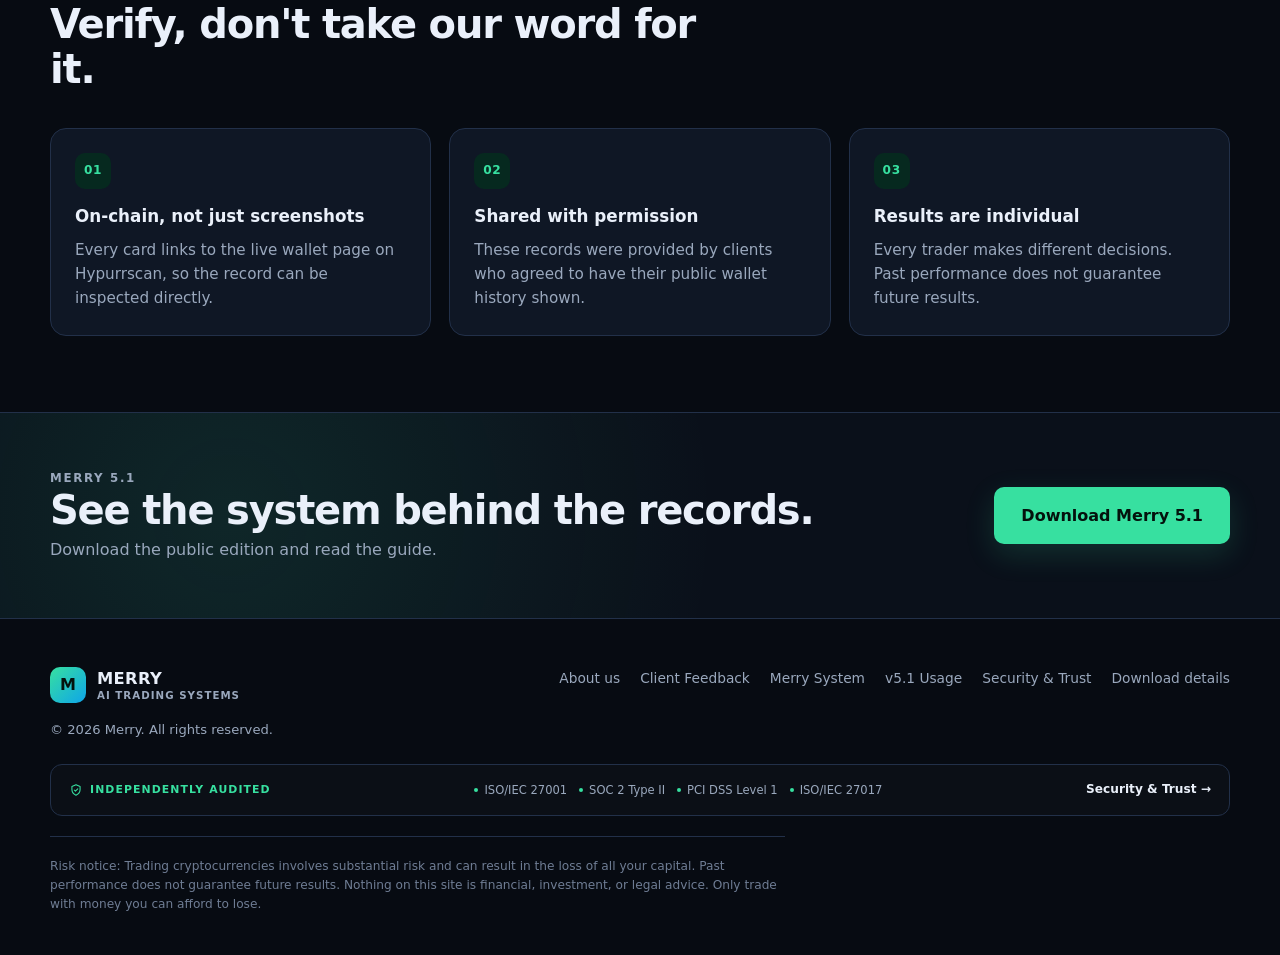
<file: testimonials.html>
<!DOCTYPE html>
<html lang="en">
<head>
  <meta charset="UTF-8">
  <meta name="viewport" content="width=device-width, initial-scale=1.0">
  <meta name="referrer" content="strict-origin-when-cross-origin">
  <meta http-equiv="Content-Security-Policy" content="default-src 'self'; img-src 'self' data:; style-src 'self' 'unsafe-inline'; script-src 'self' 'unsafe-inline'; font-src 'self'; connect-src 'self'; base-uri 'self'; form-action 'self'">
  <title>Client Feedback — Merry</title>
  <meta name="description" content="Perspectives from members of the Merry community, with links to public on-chain transaction records.">
  <link rel="icon" href="favicon.svg" type="image/svg+xml">
  <link rel="canonical" href="https://merrybesttrading.github.io/Merry_5.1/testimonials.html">
  <link rel="stylesheet" href="styles.css">
</head>
<body>
  <div class="trust-bar">
    <div class="container trust-bar-inner">
      <span class="trust-bar-label">
        <svg viewBox="0 0 24 24" fill="none" stroke="currentColor" stroke-width="1.8" stroke-linecap="round" stroke-linejoin="round" aria-hidden="true"><path d="M12 3l7 3v5c0 4.5-3 8-7 10-4-2-7-5.5-7-10V6z"/><path d="M9 12l2 2 4-4"/></svg>
        <span>Security &amp; compliance</span>
      </span>
      <div class="trust-bar-badges">
        <span data-short="ISO 27001">ISO/IEC 27001</span>
        <span data-short="SOC 2">SOC 2 Type II</span>
        <span data-short="PCI DSS L1">PCI DSS Level 1</span>
        <span data-short="ISO 27017">ISO/IEC 27017</span>
      </div>
      <a class="trust-bar-link" href="security.html">Verify →</a>
    </div>
  </div>

  <header class="site-header">
    <div class="container header-inner">
      <a class="brand" href="index.html">
        <span class="brand-mark">M</span>
        <span class="brand-name">MERRY<small>AI Trading Systems</small></span>
      </a>
      <nav class="nav">
        <a href="index.html">About us</a>
        <a href="testimonials.html" class="active">Client Feedback</a>
        <a href="system.html">Merry System</a>
        <a href="guide.html">v5.1 Usage</a>
      </nav>
      <a class="btn btn-primary header-cta" href="https://github.com/MerryBestTrading/Merry_5.1/releases/download/v5.1/Merry_5.1.rar">
        <svg width="16" height="16" viewBox="0 0 24 24" fill="none" stroke="currentColor" stroke-width="2" stroke-linecap="round" stroke-linejoin="round" aria-hidden="true"><path d="M21 15v4a2 2 0 0 1-2 2H5a2 2 0 0 1-2-2v-4"/><polyline points="7 10 12 15 17 10"/><line x1="12" y1="15" x2="12" y2="3"/></svg>
        Download v5.1
      </a>
    </div>
  </header>

  <main>
    <section class="hero">
      <div class="container">
        <div class="hero-copy">
          <p class="eyebrow">Client feedback</p>
          <h1>Perspectives from members of the Merry community.</h1>
          <p class="lead">Three clients. Three public records. Every testimonial links directly to the wallet's transaction history on Hypurrscan — so you can inspect the record yourself.</p>
        </div>
      </div>
    </section>

    <section class="section" style="padding-top: 24px;">
      <div class="container">
        <div class="feedback-grid">
          <article class="feedback-card">
            <div class="feedback-head">
              <img class="avatar" src="assets/clients/anselm.png" alt="Anselm">
              <div>
                <h3>Anselm</h3>
                <p>Community member</p>
              </div>
            </div>
            <blockquote>“I’ve been with the Merry team from the very beginning. Its trading system has always stood out to me, with a distinctive appeal I haven’t found elsewhere. I recommend giving it a try, whether you’re an experienced trader or just starting out.”</blockquote>
            <a class="record-chart" href="https://hypurrscan.io/address/0x5f94a51948d2376ad34a6fadfa2544e651b74b96#more" target="_blank" rel="noopener">
              <img src="assets/records/06.png" alt="Public PnL record for Anselm">
            </a>
            <a class="record-link" href="https://hypurrscan.io/address/0x5f94a51948d2376ad34a6fadfa2544e651b74b96#more" target="_blank" rel="noopener">View public transaction record →</a>
          </article>

          <article class="feedback-card">
            <div class="feedback-head">
              <img class="avatar" src="assets/clients/edmund.png" alt="Edmund">
              <div>
                <h3>Edmund</h3>
                <p>Community member</p>
              </div>
            </div>
            <blockquote>“The Merry team’s system made trading a comfortable experience. It gave me peace of mind and, in turn, greater confidence in the system.”</blockquote>
            <a class="record-chart" href="https://hypurrscan.io/address/0x2312171890250347dbf1b082bdf7950504909e92#more" target="_blank" rel="noopener">
              <img src="assets/records/edmund.png" alt="Public PnL record for Edmund">
            </a>
            <a class="record-link" href="https://hypurrscan.io/address/0x2312171890250347dbf1b082bdf7950504909e92#more" target="_blank" rel="noopener">View public transaction record →</a>
          </article>

          <article class="feedback-card">
            <div class="feedback-head">
              <img class="avatar" src="assets/clients/alwin.png" alt="Alwin">
              <div>
                <h3>Alwin</h3>
                <p>Community member</p>
              </div>
            </div>
            <blockquote>“I hope traders around the world will look to this system as a model for trading. I found it excellent, and it taught me how to trade. Without it, I wouldn’t be where I am today.”</blockquote>
            <a class="record-chart" href="https://hypurrscan.io/address/0xc2ba3e0583f0ea1b9c81eee804c1e3dcd16d0b69#more" target="_blank" rel="noopener">
              <img src="assets/records/01.png" alt="Public PnL record for Alwin">
            </a>
            <a class="record-link" href="https://hypurrscan.io/address/0xc2ba3e0583f0ea1b9c81eee804c1e3dcd16d0b69#more" target="_blank" rel="noopener">View public transaction record →</a>
          </article>
        </div>
        <p class="fineprint mt-24">Testimonials have been lightly edited for clarity. They reflect the individual experiences and opinions of the contributors. Results are not typical, and individual outcomes vary.</p>
      </div>
    </section>

    <section class="section section-alt">
      <div class="container">
        <div class="section-head">
          <p class="eyebrow">Public records</p>
          <h2>Revenue and PnL records, linked to the wallet.</h2>
          <p class="lead">Screenshots from Hypurrscan, a public Hyperliquid explorer. Click any record to open the live address. Values are as displayed at the time of capture.</p>
        </div>

        <div class="record-grid">
          <a class="record-card" href="https://hypurrscan.io/address/0xc2ba3e0583f0ea1b9c81eee804c1e3dcd16d0b69#more" target="_blank" rel="noopener">
            <img src="assets/records/01.png" alt="Public PnL record 01" loading="lazy">
            <div class="record-meta"><code>0xc2ba3e…d0b69</code><span>View record →</span></div>
          </a>
          <a class="record-card" href="https://hypurrscan.io/address/0xb28213c4eb787e79b04b1717aadda5f6aaa1058e#more" target="_blank" rel="noopener">
            <img src="assets/records/02.png" alt="Public PnL record 02" loading="lazy">
            <div class="record-meta"><code>0xb28213…1058e</code><span>View record →</span></div>
          </a>
          <a class="record-card" href="https://hypurrscan.io/address/0x7b9f8e3ac2f6c61bd1cd28544428c68da1861733#more" target="_blank" rel="noopener">
            <img src="assets/records/03.png" alt="Public PnL record 03" loading="lazy">
            <div class="record-meta"><code>0x7b9f8e…61733</code><span>View record →</span></div>
          </a>
          <a class="record-card" href="https://hypurrscan.io/address/0x5d1e1facc44e8f5013cf34845eef86e50f8dace3#more" target="_blank" rel="noopener">
            <img src="assets/records/04.png" alt="Public PnL record 04" loading="lazy">
            <div class="record-meta"><code>0x5d1e1f…8dace3</code><span>View record →</span></div>
          </a>
          <a class="record-card" href="https://hypurrscan.io/address/0x6a2cec2bda4749f113676bd9a5f3e64277260efd#more" target="_blank" rel="noopener">
            <img src="assets/records/05.png" alt="Public PnL record 05" loading="lazy">
            <div class="record-meta"><code>0x6a2cec…260efd</code><span>View record →</span></div>
          </a>
          <a class="record-card" href="https://hypurrscan.io/address/0x5f94a51948d2376ad34a6fadfa2544e651b74b96#more" target="_blank" rel="noopener">
            <img src="assets/records/06.png" alt="Public PnL record 06" loading="lazy">
            <div class="record-meta"><code>0x5f94a5…74b96</code><span>View record →</span></div>
          </a>
          <a class="record-card" href="https://hypurrscan.io/address/0x3d5f1ad033c4e7c6a6d433d50d694c488dcaebcf#more" target="_blank" rel="noopener">
            <img src="assets/records/07.png" alt="Public PnL record 07" loading="lazy">
            <div class="record-meta"><code>0x3d5f1a…caebcf</code><span>View record →</span></div>
          </a>
          <a class="record-card" href="https://hypurrscan.io/address/0x584d8bb48dfdf3cc2a766b5c8261866ae54bd583#more" target="_blank" rel="noopener">
            <img src="assets/records/08.png" alt="Public PnL record 08" loading="lazy">
            <div class="record-meta"><code>0x584d8b…4bd583</code><span>View record →</span></div>
          </a>
          <a class="record-card" href="https://hypurrscan.io/address/0x2ba594b6eb9047e0bdec5acc7a40e5e7f28f7958#more" target="_blank" rel="noopener">
            <img src="assets/records/09.png" alt="Public PnL record 09" loading="lazy">
            <div class="record-meta"><code>0x2ba594…8f7958</code><span>View record →</span></div>
          </a>
          <a class="record-card" href="https://hypurrscan.io/address/0x44559ff923abe1024e42b2706f361948ba20bd8e#more" target="_blank" rel="noopener">
            <img src="assets/records/10.png" alt="Public PnL record 10" loading="lazy">
            <div class="record-meta"><code>0x44559f…0bd8e</code><span>View record →</span></div>
          </a>
          <a class="record-card" href="https://hypurrscan.io/address/0x30a68666b5f91348e7fc78785802e0769d86e62b#more" target="_blank" rel="noopener">
            <img src="assets/records/11.png" alt="Public PnL record 11" loading="lazy">
            <div class="record-meta"><code>0x30a686…86e62b</code><span>View record →</span></div>
          </a>
        </div>

        <p class="fineprint mt-24">Additional public records shared with us:
          <a href="https://hypurrscan.io/address/0x69b05701f8175c276ecd0138387a197948e240bb#more" target="_blank" rel="noopener">0x69b057…40bb</a> ·
          <a href="https://hypurrscan.io/address/0x3aacc9d745031ea9d4348242f227e35c8dfb434f#more" target="_blank" rel="noopener">0x3aacc9…434f</a>
        </p>
      </div>
    </section>

    <section class="section">
      <div class="container">
        <div class="section-head">
          <p class="eyebrow">Why this matters</p>
          <h2>Verify, don't take our word for it.</h2>
        </div>
        <div class="grid grid-3">
          <article class="card">
            <div class="icon">01</div>
            <h3>On-chain, not just screenshots</h3>
            <p>Every card links to the live wallet page on Hypurrscan, so the record can be inspected directly.</p>
          </article>
          <article class="card">
            <div class="icon">02</div>
            <h3>Shared with permission</h3>
            <p>These records were provided by clients who agreed to have their public wallet history shown.</p>
          </article>
          <article class="card">
            <div class="icon">03</div>
            <h3>Results are individual</h3>
            <p>Every trader makes different decisions. Past performance does not guarantee future results.</p>
          </article>
        </div>
      </div>
    </section>

    <section class="cta-band">
      <div class="container cta-inner">
        <div>
          <p class="eyebrow">Merry 5.1</p>
          <h2>See the system behind the records.</h2>
          <p>Download the public edition and read the guide.</p>
        </div>
        <a class="btn btn-primary btn-large" href="https://github.com/MerryBestTrading/Merry_5.1/releases/download/v5.1/Merry_5.1.rar">Download Merry 5.1</a>
      </div>
    </section>
  </main>

  <footer class="site-footer">
    <div class="container footer-inner">
      <div>
        <a class="brand" href="index.html">
          <span class="brand-mark">M</span>
          <span class="brand-name">MERRY<small>AI Trading Systems</small></span>
        </a>
        <p class="fineprint mt-16">© 2026 Merry. All rights reserved.</p>
      </div>
      <nav class="footer-nav">
        <a href="index.html">About us</a>
        <a href="testimonials.html">Client Feedback</a>
        <a href="system.html">Merry System</a>
        <a href="guide.html">v5.1 Usage</a>
        <a href="security.html">Security &amp; Trust</a>
        <a href="download.html">Download details</a>
      </nav>
    </div>
    <div class="container">
      <div class="footer-trust">
        <span class="footer-trust-label">
          <svg viewBox="0 0 24 24" fill="none" stroke="currentColor" stroke-width="1.8" stroke-linecap="round" stroke-linejoin="round" aria-hidden="true"><path d="M12 3l7 3v5c0 4.5-3 8-7 10-4-2-7-5.5-7-10V6z"/><path d="M9 12l2 2 4-4"/></svg>
          Independently audited
        </span>
        <div class="footer-trust-badges">
          <span data-short="ISO 27001">ISO/IEC 27001</span>
          <span data-short="SOC 2">SOC 2 Type II</span>
          <span data-short="PCI DSS L1">PCI DSS Level 1</span>
          <span data-short="ISO 27017">ISO/IEC 27017</span>
        </div>
        <a class="footer-trust-link" href="security.html">Security &amp; Trust →</a>
      </div>
      <p class="risk">Risk notice: Trading cryptocurrencies involves substantial risk and can result in the loss of all your capital. Past performance does not guarantee future results. Nothing on this site is financial, investment, or legal advice. Only trade with money you can afford to lose.</p>
    </div>
  </footer>
</body>
</html>
</file>
<file: styles.css>
:root {
  --bg: #070b12;
  --bg-soft: #0a101a;
  --surface: #0f1725;
  --surface-2: #121c2d;
  --line: #223049;
  --text: #eaf0fa;
  --muted: #9aa8bd;
  --accent: #37e0a0;
  --accent-strong: #10b981;
  --accent-dark: #06291f;
  --accent-blue: #0ea5e9;
  --gold: #f3c969;
  --radius: 16px;
  --max: 1180px;
}

* { box-sizing: border-box; }

html { scroll-behavior: smooth; }

body {
  margin: 0;
  background: var(--bg);
  color: var(--text);
  font-family: ui-sans-serif, system-ui, -apple-system, "Segoe UI", Roboto, Arial, sans-serif;
  line-height: 1.6;
  -webkit-font-smoothing: antialiased;
}

a { color: inherit; text-decoration: none; }
img { max-width: 100%; display: block; }
::selection { background: rgba(55, 224, 160, 0.25); }

.container {
  width: min(100% - 40px, var(--max));
  margin-inline: auto;
}

/* ---------- Header ---------- */
.site-header {
  position: sticky;
  top: 0;
  z-index: 50;
  background: rgba(7, 11, 18, 0.86);
  backdrop-filter: blur(16px);
  border-bottom: 1px solid var(--line);
}

.header-inner {
  display: flex;
  align-items: center;
  gap: 24px;
  min-height: 72px;
}

.brand {
  display: flex;
  align-items: center;
  gap: 11px;
  font-weight: 800;
  letter-spacing: 0.02em;
  flex-shrink: 0;
}

.brand-mark {
  display: grid;
  place-items: center;
  width: 36px;
  height: 36px;
  border-radius: 10px;
  background: linear-gradient(135deg, var(--accent), var(--accent-blue));
  color: #04120d;
  font-weight: 900;
}

.brand-name {
  display: flex;
  flex-direction: column;
  line-height: 1.05;
  font-size: 1.02rem;
}

.brand-name small {
  margin-top: 3px;
  color: var(--muted);
  font-size: 0.64rem;
  font-weight: 700;
  letter-spacing: 0.1em;
  text-transform: uppercase;
}

.nav {
  display: flex;
  gap: 24px;
  margin-left: auto;
  font-size: 0.9rem;
  color: var(--muted);
}

.nav a { position: relative; padding: 6px 0; white-space: nowrap; }
.nav a:hover, .nav a.active { color: var(--text); }
.nav a.active::after {
  content: "";
  position: absolute;
  left: 0;
  right: 0;
  bottom: -2px;
  height: 2px;
  border-radius: 2px;
  background: var(--accent);
}

.header-cta { margin-left: 4px; white-space: nowrap; }

/* ---------- Buttons ---------- */
.btn {
  display: inline-flex;
  align-items: center;
  justify-content: center;
  gap: 8px;
  padding: 12px 20px;
  border-radius: 10px;
  border: 1px solid transparent;
  font-weight: 700;
  font-size: 0.92rem;
  cursor: pointer;
  transition: 180ms ease;
}

.btn-primary {
  background: var(--accent);
  color: #04120d;
  box-shadow: 0 10px 30px rgba(55, 224, 160, 0.16);
}

.btn-primary:hover {
  background: #6ff0bf;
  transform: translateY(-1px);
}

.btn-ghost {
  border-color: var(--line);
  background: rgba(255, 255, 255, 0.02);
  color: var(--text);
}

.btn-ghost:hover {
  border-color: #38506f;
  background: rgba(255, 255, 255, 0.05);
}

.btn-large { padding: 15px 26px; font-size: 1rem; }
.btn-block { width: 100%; }

/* ---------- Typography ---------- */
.eyebrow {
  margin: 0 0 14px;
  color: var(--accent);
  font-size: 0.74rem;
  font-weight: 800;
  letter-spacing: 0.14em;
  text-transform: uppercase;
}

h1 {
  margin: 0 0 18px;
  font-size: clamp(2.3rem, 5vw, 3.9rem);
  line-height: 1.04;
  letter-spacing: -0.04em;
}

h2 {
  margin: 0 0 14px;
  font-size: clamp(1.7rem, 3.4vw, 2.5rem);
  line-height: 1.12;
  letter-spacing: -0.03em;
}

h3 { margin: 0 0 8px; font-size: 1.05rem; }

.lead {
  margin: 0 0 26px;
  color: var(--muted);
  font-size: 1.1rem;
  max-width: 66ch;
}

.fineprint {
  margin: 0;
  color: var(--muted);
  font-size: 0.82rem;
}

.mt-16 { margin-top: 16px; }
.mt-24 { margin-top: 24px; }
.mt-32 { margin-top: 32px; }

/* ---------- Hero ---------- */
.hero {
  position: relative;
  padding: 88px 0 64px;
  overflow: hidden;
  background:
    radial-gradient(560px 560px at 50% -20%, rgba(55, 224, 160, 0.14), transparent 70%),
    radial-gradient(480px 480px at 90% 120%, rgba(14, 165, 233, 0.10), transparent 70%);
}

.hero-grid {
  position: relative;
  z-index: 1;
  display: grid;
  grid-template-columns: 1.12fr 0.88fr;
  gap: 56px;
  align-items: center;
}

.hero-copy { position: relative; z-index: 1; max-width: 700px; animation: rise 0.6s ease both; }

.actions {
  display: flex;
  flex-wrap: wrap;
  gap: 12px;
  margin-bottom: 16px;
}

@keyframes rise {
  from { opacity: 0; transform: translateY(12px); }
  to { opacity: 1; transform: none; }
}

/* Hero app visual */
.hero-visual { animation: rise 0.7s 0.08s ease both; }

.app-frame {
  padding: 10px;
  border: 1px solid var(--line);
  border-radius: 18px;
  background: linear-gradient(180deg, #0d1522, #0a0f18);
  box-shadow: 0 30px 90px rgba(0, 0, 0, 0.45);
}

.app-bar {
  display: flex;
  gap: 6px;
  padding: 4px 6px 10px;
}

.app-bar span {
  width: 8px;
  height: 8px;
  border-radius: 50%;
  background: #2b3a52;
}

.app-frame img {
  width: 100%;
  height: auto;
  border: 1px solid #1b2a40;
  border-radius: 10px;
}

.hero-chips {
  display: flex;
  flex-wrap: wrap;
  gap: 8px;
  margin-top: 14px;
}

.chip {
  padding: 6px 10px;
  border: 1px solid var(--line);
  border-radius: 999px;
  background: rgba(255, 255, 255, 0.02);
  color: var(--muted);
  font-size: 0.72rem;
}

/* ---------- Stats ---------- */
.stats {
  display: grid;
  grid-template-columns: repeat(4, 1fr);
  gap: 1px;
  margin-top: 44px;
  border: 1px solid var(--line);
  border-radius: 16px;
  background: var(--line);
  overflow: hidden;
}

.stat {
  padding: 22px;
  background: var(--surface);
}

.stat strong {
  display: block;
  font-size: 1.6rem;
  letter-spacing: -0.03em;
}

.stat span {
  color: var(--muted);
  font-size: 0.8rem;
}

/* ---------- Sections ---------- */
.section { padding: 76px 0; }

.section-alt {
  background: var(--bg-soft);
  border-block: 1px solid var(--line);
}

.section-head {
  max-width: 700px;
  margin-bottom: 36px;
}

.split {
  display: grid;
  grid-template-columns: 1.35fr 0.65fr;
  gap: 40px;
  align-items: start;
}

.split p {
  margin-top: 0;
  color: var(--muted);
}

.quote-card {
  padding: 26px;
  border: 1px solid var(--line);
  border-radius: var(--radius);
  background:
    linear-gradient(180deg, rgba(55, 224, 160, 0.06), transparent 60%),
    var(--surface);
}

.quote-card p {
  margin: 0 0 14px;
  color: var(--text);
  font-size: 1.02rem;
}

.quote-card cite {
  color: var(--muted);
  font-size: 0.8rem;
  font-style: normal;
}

/* ---------- Cards / grids ---------- */
.grid { display: grid; gap: 18px; }
.grid-2 { grid-template-columns: repeat(2, 1fr); }
.grid-3 { grid-template-columns: repeat(3, 1fr); }
.grid-4 { grid-template-columns: repeat(4, 1fr); }

.card {
  padding: 24px;
  border: 1px solid var(--line);
  border-radius: var(--radius);
  background: var(--surface);
  transition: 180ms ease;
}

.card:hover {
  background: var(--surface-2);
  border-color: #33445f;
}

.card p { margin: 0; color: var(--muted); font-size: 0.95rem; }

.icon {
  display: inline-grid;
  place-items: center;
  width: 36px;
  height: 36px;
  margin-bottom: 14px;
  border-radius: 10px;
  background: var(--accent-dark);
  color: var(--accent);
  font-size: 0.76rem;
  font-weight: 800;
  letter-spacing: 0.05em;
}

/* ---------- Timeline ---------- */
.timeline {
  position: relative;
  display: grid;
  gap: 22px;
  max-width: 900px;
}

.timeline::before {
  content: "";
  position: absolute;
  left: 76px;
  top: 8px;
  bottom: 8px;
  width: 1px;
  background: var(--line);
}

.tl-item {
  display: grid;
  grid-template-columns: 150px 1fr;
  gap: 26px;
  position: relative;
}

.tl-year {
  padding-top: 1px;
  color: var(--accent);
  font-size: 0.92rem;
  font-weight: 800;
}

.tl-item h3 { margin-bottom: 4px; }
.tl-item p { margin: 0; color: var(--muted); font-size: 0.95rem; }

/* ---------- Team ---------- */
.team-grid {
  display: grid;
  grid-template-columns: 1fr 1fr;
  gap: 40px 64px;
  align-items: start;
  max-width: 880px;
  margin-inline: auto;
}

.team-card {
  width: min(100%, 350px);
  border: 1px solid var(--line);
  border-radius: 18px;
  background: var(--surface);
  overflow: hidden;
}

.team-card:nth-child(1) { justify-self: start; }

.team-card:nth-child(2) {
  justify-self: end;
  margin-top: 64px;
}

.team-card:nth-child(3) {
  grid-column: 1;
  justify-self: start;
  margin-top: -24px;
}

.team-photo {
  position: relative;
  aspect-ratio: 4 / 5;
  overflow: hidden;
  background: #0a0f18;
}

.team-photo img {
  width: 100%;
  height: 100%;
  object-fit: cover;
  object-position: left center;
  filter: saturate(0.92) contrast(1.02);
}

.team-photo::after {
  content: "";
  position: absolute;
  inset: 0;
  background:
    linear-gradient(180deg, transparent 52%, rgba(7, 11, 18, 0.92) 100%),
    linear-gradient(90deg, transparent 58%, rgba(7, 11, 18, 0.6) 100%);
}

.team-body { padding: 20px 22px 24px; }

.team-role {
  margin: 0 0 6px;
  color: var(--accent);
  font-size: 0.68rem;
  font-weight: 800;
  letter-spacing: 0.1em;
  text-transform: uppercase;
}

.team-body h3 { margin-bottom: 6px; }

.team-focus {
  margin: 0 0 12px;
  color: var(--gold);
  font-size: 0.76rem;
}

.team-body p:last-child {
  margin: 0;
  color: var(--muted);
  font-size: 0.9rem;
}

/* ---------- Feedback ---------- */
.feedback-grid {
  display: grid;
  grid-template-columns: repeat(3, 1fr);
  gap: 20px;
  align-items: stretch;
}

.feedback-card {
  display: flex;
  flex-direction: column;
  gap: 14px;
  padding: 22px;
  border: 1px solid var(--line);
  border-radius: 18px;
  background: var(--surface);
}

.feedback-head {
  display: flex;
  align-items: center;
  gap: 12px;
}

.avatar {
  width: 54px;
  height: 54px;
  border: 1px solid var(--line);
  border-radius: 50%;
  object-fit: cover;
}

.feedback-head h3 { margin: 0; font-size: 1rem; }
.feedback-head p { margin: 0; color: var(--muted); font-size: 0.76rem; }

.feedback-card blockquote {
  margin: 0;
  color: var(--text);
  font-size: 0.97rem;
  line-height: 1.65;
}

.record-link {
  margin-top: auto;
  color: var(--accent);
  font-size: 0.82rem;
  font-weight: 700;
}

.record-link:hover { text-decoration: underline; }

.record-chart {
  overflow: hidden;
  border: 1px solid var(--line);
  border-radius: 10px;
  background: #0a0f18;
}

.record-chart img { width: 100%; height: auto; }

/* ---------- Records gallery ---------- */
.record-grid {
  columns: 2;
  column-gap: 16px;
}

.record-card {
  display: block;
  break-inside: avoid;
  margin-bottom: 16px;
  overflow: hidden;
  border: 1px solid var(--line);
  border-radius: 12px;
  background: var(--surface);
  transition: 180ms ease;
}

.record-card:hover {
  border-color: var(--accent);
  transform: translateY(-2px);
}

.record-card img { width: 100%; height: auto; background: #0a0f18; }

.record-meta {
  display: flex;
  justify-content: space-between;
  gap: 8px;
  padding: 10px 12px;
  color: var(--muted);
  font-size: 0.72rem;
}

.record-meta code { font-size: 0.7rem; color: #b9c6da; }

/* ---------- Price card ---------- */
.price-card {
  position: sticky;
  top: 100px;
  padding: 26px;
  border: 1px solid #2b3d58;
  border-radius: 20px;
  background:
    radial-gradient(circle at 80% 0%, rgba(55, 224, 160, 0.12), transparent 50%),
    linear-gradient(180deg, #101a29, #0b1220);
  box-shadow: 0 30px 90px rgba(0, 0, 0, 0.38);
  animation: rise 0.6s 0.1s ease both;
}

.price-top {
  display: flex;
  align-items: center;
  justify-content: space-between;
  gap: 10px;
}

.badge {
  display: inline-flex;
  align-items: center;
  gap: 6px;
  padding: 5px 9px;
  border: 1px solid rgba(55, 224, 160, 0.28);
  border-radius: 999px;
  background: var(--accent-dark);
  color: var(--accent);
  font-size: 0.66rem;
  font-weight: 800;
  letter-spacing: 0.1em;
  text-transform: uppercase;
}

.price-label { color: var(--muted); font-size: 0.78rem; }

.price {
  margin: 16px 0 6px;
  font-size: clamp(3rem, 5vw, 4.3rem);
  font-weight: 850;
  line-height: 1;
  letter-spacing: -0.05em;
}

.price-sub {
  margin: 0 0 18px;
  color: var(--muted);
  font-size: 0.85rem;
}

.price-divider {
  height: 1px;
  margin: 20px 0 14px;
  background: var(--line);
}

.edition-row {
  display: flex;
  align-items: center;
  justify-content: space-between;
  gap: 12px;
  padding: 10px 0;
  border-bottom: 1px solid rgba(34, 48, 73, 0.6);
}

.edition-row:last-of-type { border-bottom: 0; }
.edition-row strong { display: block; font-size: 0.9rem; }
.edition-row span { color: var(--muted); font-size: 0.72rem; }

.edition-price {
  white-space: nowrap;
  font-size: 0.95rem;
  font-weight: 800;
}

.edition-price small {
  color: var(--muted);
  font-size: 0.68rem;
  font-weight: 500;
}

.price-note {
  margin: 14px 0 0;
  color: var(--muted);
  font-size: 0.68rem;
}

/* ---------- Pricing table ---------- */
.table-wrap {
  overflow-x: auto;
  border: 1px solid var(--line);
  border-radius: 14px;
}

table {
  width: 100%;
  min-width: 760px;
  border-collapse: collapse;
}

th, td {
  padding: 14px 16px;
  border-bottom: 1px solid var(--line);
  text-align: left;
  font-size: 0.9rem;
}

th {
  background: rgba(255, 255, 255, 0.02);
  color: var(--muted);
  font-size: 0.7rem;
  letter-spacing: 0.08em;
  text-transform: uppercase;
}

tr:last-child td { border-bottom: 0; }
td strong { color: var(--text); }

/* ---------- Guide ---------- */
.download-strip {
  display: flex;
  align-items: center;
  justify-content: space-between;
  gap: 20px;
  flex-wrap: wrap;
  padding: 20px 22px;
  border: 1px solid var(--line);
  border-radius: 14px;
  background: var(--surface);
  margin-bottom: 36px;
}

.download-strip strong { display: block; }
.download-strip span { color: var(--muted); font-size: 0.82rem; }
.download-strip code { word-break: break-all; overflow-wrap: anywhere; }

.guide-step {
  display: grid;
  grid-template-columns: 1fr 1.1fr;
  gap: 34px;
  align-items: center;
  padding: 30px 0;
  border-bottom: 1px solid var(--line);
}

.guide-step:last-child { border-bottom: 0; }

.step-label {
  margin: 0 0 8px;
  color: var(--accent);
  font-size: 0.72rem;
  font-weight: 800;
  letter-spacing: 0.12em;
  text-transform: uppercase;
}

.guide-text p { color: var(--muted); margin: 0 0 10px; }
.guide-text code {
  padding: 2px 6px;
  border: 1px solid var(--line);
  border-radius: 6px;
  background: #0a0f19;
  font-size: 0.84rem;
}

.guide-visual {
  overflow: hidden;
  border: 1px solid var(--line);
  border-radius: 14px;
  background: #0a0f18;
}

.guide-visual img { width: 100%; height: auto; }

.guide-visual-file {
  display: grid;
  place-items: center;
  min-height: 240px;
  padding: 28px;
  overflow: visible;
  border: 0;
  background: transparent;
}

.file-display {
  display: flex;
  align-items: center;
  gap: 18px;
  width: 100%;
  max-width: 440px;
  padding: 20px 22px;
  border: 1px solid #2b3d58;
  border-radius: 16px;
  background: linear-gradient(180deg, #101a29, #0b1220);
  box-shadow: 0 24px 60px rgba(0, 0, 0, 0.35);
}

.file-display-icon {
  position: relative;
  display: grid;
  place-items: center;
  flex-shrink: 0;
  width: 64px;
  height: 78px;
  border: 1px solid #2b3d58;
  border-radius: 10px;
  background: linear-gradient(160deg, #1b2a44, #0c1524);
  color: var(--accent);
}

.file-display-icon svg {
  width: 30px;
  height: 30px;
  margin-bottom: 12px;
}

.file-display-icon span {
  position: absolute;
  right: 0;
  bottom: 7px;
  left: 0;
  color: var(--muted);
  font-size: 0.58rem;
  font-weight: 800;
  letter-spacing: 0.12em;
  text-align: center;
}

.file-display-info { min-width: 0; }

.file-display-label {
  margin: 0 0 4px;
  color: var(--accent);
  font-size: 0.66rem;
  font-weight: 800;
  letter-spacing: 0.12em;
  text-transform: uppercase;
}

.file-display-info strong {
  display: block;
  font-size: 1.08rem;
  letter-spacing: -0.01em;
}

.file-display-info span {
  display: block;
  margin-top: 4px;
  color: var(--muted);
  font-size: 0.8rem;
}

.assistant-grid {
  display: grid;
  grid-template-columns: 1fr 1fr;
  gap: 10px;
}

.assistant-grid figure {
  margin: 0;
  overflow: hidden;
  border: 1px solid var(--line);
  border-radius: 10px;
  background: #0a0f18;
}

.assistant-grid img { width: 100%; height: auto; }

.assistant-grid figcaption {
  padding: 7px 9px;
  color: var(--muted);
  font-size: 0.68rem;
}

.note-card {
  padding: 18px 20px;
  border: 1px solid rgba(243, 201, 105, 0.28);
  border-radius: 12px;
  background: rgba(243, 201, 105, 0.05);
  color: #d9c99d;
  font-size: 0.88rem;
}

/* ---------- FAQ ---------- */
.faq {
  display: grid;
  gap: 10px;
  max-width: 880px;
}

details {
  padding: 18px 20px;
  border: 1px solid var(--line);
  border-radius: 12px;
  background: var(--surface);
}

summary { cursor: pointer; font-weight: 650; }
details p { margin: 12px 0 0; color: var(--muted); }

/* ---------- CTA ---------- */
.cta-band {
  padding: 56px 0;
  border-block: 1px solid var(--line);
  background:
    radial-gradient(circle at 18% 50%, rgba(55, 224, 160, 0.11), transparent 46%),
    var(--bg-soft);
}

.cta-inner {
  display: flex;
  align-items: center;
  justify-content: space-between;
  gap: 24px;
  flex-wrap: wrap;
}

.cta-inner h2 { margin-bottom: 4px; }
.cta-inner p { margin: 0; color: var(--muted); }

/* ---------- Footer ---------- */
.site-footer { padding: 48px 0 40px; }

.footer-inner {
  display: flex;
  align-items: flex-start;
  justify-content: space-between;
  gap: 24px;
  flex-wrap: wrap;
  margin-bottom: 24px;
}

.footer-nav {
  display: flex;
  flex-wrap: wrap;
  gap: 20px;
  color: var(--muted);
  font-size: 0.86rem;
}

.footer-nav a:hover { color: var(--text); }

.risk {
  max-width: 95ch;
  margin: 0;
  padding-top: 20px;
  border-top: 1px solid var(--line);
  color: #6f7d94;
  font-size: 0.76rem;
}

/* ---------- Trust & security ---------- */
.trust-bar {
  position: relative;
  z-index: 55;
  border-bottom: 1px solid rgba(55, 224, 160, 0.16);
  background:
    linear-gradient(90deg, rgba(16, 185, 129, 0.13), rgba(7, 11, 18, 0.94) 60%),
    #07100d;
  color: var(--muted);
  font-size: 0.7rem;
}

.trust-bar-inner {
  display: flex;
  align-items: center;
  gap: 16px;
  min-height: 36px;
  overflow-x: auto;
  white-space: nowrap;
  scrollbar-width: none;
}

.trust-bar-inner::-webkit-scrollbar { display: none; }

.trust-bar-label {
  display: inline-flex;
  align-items: center;
  gap: 6px;
  flex-shrink: 0;
  color: var(--accent);
  font-weight: 800;
  letter-spacing: 0.1em;
  text-transform: uppercase;
}

.trust-bar-label svg {
  width: 14px;
  height: 14px;
}

.trust-bar-badges {
  display: flex;
  align-items: center;
  gap: 16px;
  flex-shrink: 0;
}

.trust-bar-badges span {
  display: inline-flex;
  align-items: center;
  gap: 6px;
}

.trust-bar-badges span::before {
  content: "";
  width: 4px;
  height: 4px;
  border-radius: 50%;
  background: var(--accent);
  opacity: 0.8;
}

.trust-bar-link {
  margin-left: auto;
  flex-shrink: 0;
  color: var(--text);
  font-weight: 700;
}

.trust-bar-link:hover { color: var(--accent); }

/* ---------- Security band ---------- */
.security-band {
  padding: 32px 0;
  border-bottom: 1px solid var(--line);
  background:
    radial-gradient(520px 220px at 10% 50%, rgba(55, 224, 160, 0.08), transparent 70%),
    var(--bg-soft);
}

.security-band-inner {
  display: grid;
  grid-template-columns: 1.05fr 1.35fr;
  gap: 24px 40px;
  align-items: center;
}

.security-band h2 {
  margin: 0 0 6px;
  font-size: clamp(1.35rem, 2.4vw, 1.8rem);
}

.security-band p {
  margin: 0;
  color: var(--muted);
  font-size: 0.92rem;
  max-width: 58ch;
}

.cert-row {
  display: flex;
  flex-wrap: wrap;
  gap: 10px;
  justify-content: flex-end;
}

.cert-pill {
  display: flex;
  align-items: center;
  gap: 10px;
  min-width: 168px;
  padding: 10px 13px;
  border: 1px solid #2b3d58;
  border-radius: 12px;
  background: linear-gradient(180deg, #101a29, #0b1220);
}

.cert-pill svg {
  flex-shrink: 0;
  width: 18px;
  height: 18px;
  color: var(--gold);
}

.cert-pill strong {
  display: block;
  color: var(--text);
  font-size: 0.8rem;
  line-height: 1.2;
}

.cert-pill small {
  display: block;
  margin-top: 2px;
  color: var(--muted);
  font-size: 0.62rem;
  font-weight: 700;
  letter-spacing: 0.08em;
  text-transform: uppercase;
}

.security-band-foot {
  display: flex;
  align-items: center;
  flex-wrap: wrap;
  gap: 8px 12px;
  margin: 20px 0 0;
  color: var(--muted);
  font-size: 0.8rem;
}

.security-band-foot svg {
  width: 14px;
  height: 14px;
  color: var(--accent);
}

.security-band-foot .sep { color: #3a4b66; }
.security-band-foot a { color: var(--accent); font-weight: 700; }

/* ---------- Security page ---------- */
.security-hero .lead { max-width: 74ch; }

.security-badges {
  display: flex;
  flex-wrap: wrap;
  gap: 10px;
  margin-top: 24px;
}

.security-badges .cert-pill { min-width: 0; }

.cert-grid {
  display: grid;
  grid-template-columns: repeat(2, 1fr);
  gap: 18px;
}

.cert-card {
  position: relative;
  padding: 24px;
  border: 1px solid var(--line);
  border-radius: 16px;
  background: var(--surface);
}

.cert-card::before {
  content: "";
  position: absolute;
  top: 0;
  right: 24px;
  left: 24px;
  height: 1px;
  background: linear-gradient(90deg, transparent, rgba(243, 201, 105, 0.55), transparent);
}

.cert-card-head {
  display: flex;
  align-items: center;
  justify-content: space-between;
  gap: 12px;
  margin-bottom: 12px;
}

.cert-card-head svg {
  width: 24px;
  height: 24px;
  color: var(--gold);
}

.cert-status {
  color: var(--accent);
  font-size: 0.64rem;
  font-weight: 800;
  letter-spacing: 0.12em;
  text-transform: uppercase;
}

.cert-card h3 { margin-bottom: 8px; }

.cert-card p {
  margin: 0;
  color: var(--muted);
  font-size: 0.9rem;
}

.cert-meta {
  margin-top: 14px !important;
  padding-top: 12px;
  border-top: 1px solid var(--line);
  font-size: 0.74rem !important;
}

.control-grid {
  display: grid;
  grid-template-columns: repeat(3, 1fr);
  gap: 18px;
}

.control-card {
  padding: 22px;
  border: 1px solid var(--line);
  border-radius: 14px;
  background: var(--surface);
}

.control-card svg {
  width: 22px;
  height: 22px;
  margin-bottom: 12px;
  color: var(--accent);
}

.control-card h3 { margin-bottom: 6px; }

.control-card p {
  margin: 0;
  color: var(--muted);
  font-size: 0.88rem;
}

.security-points {
  display: flex;
  flex-wrap: wrap;
  gap: 10px 18px;
  margin-top: 18px;
}

.security-points span {
  display: inline-flex;
  align-items: center;
  gap: 7px;
  color: var(--text);
  font-size: 0.84rem;
  font-weight: 600;
}

.security-points svg {
  width: 15px;
  height: 15px;
  color: var(--accent);
}

.verify-grid {
  display: grid;
  grid-template-columns: repeat(3, 1fr);
  gap: 12px;
}

.verify-link {
  display: flex;
  align-items: center;
  justify-content: space-between;
  gap: 12px;
  padding: 16px 18px;
  border: 1px solid var(--line);
  border-radius: 12px;
  background: var(--surface);
  font-size: 0.86rem;
  transition: 160ms ease;
}

.verify-link span { color: var(--accent); }

.verify-link:hover {
  border-color: var(--accent);
  transform: translateY(-1px);
}

.split code,
.cert-card code {
  padding: 2px 6px;
  border: 1px solid var(--line);
  border-radius: 6px;
  background: #0a0f19;
  font-size: 0.86em;
}

/* ---------- Footer trust ---------- */
.footer-trust {
  display: flex;
  align-items: center;
  justify-content: space-between;
  flex-wrap: wrap;
  gap: 14px;
  margin: 0 0 20px;
  padding: 15px 18px;
  border: 1px solid var(--line);
  border-radius: 12px;
  background: rgba(255, 255, 255, 0.015);
}

.footer-trust-label {
  display: inline-flex;
  align-items: center;
  gap: 7px;
  color: var(--accent);
  font-size: 0.68rem;
  font-weight: 800;
  letter-spacing: 0.1em;
  text-transform: uppercase;
}

.footer-trust-label svg {
  width: 14px;
  height: 14px;
}

.footer-trust-badges {
  display: flex;
  flex-wrap: wrap;
  gap: 12px;
  color: var(--muted);
  font-size: 0.72rem;
}

.footer-trust-badges span {
  display: inline-flex;
  align-items: center;
  gap: 6px;
}

.footer-trust-badges span::before {
  content: "";
  width: 4px;
  height: 4px;
  border-radius: 50%;
  background: var(--accent);
}

.footer-trust-link {
  color: var(--text);
  font-size: 0.76rem;
  font-weight: 700;
}

.footer-trust-link:hover { color: var(--accent); }

/* ---------- Verified release ---------- */
.release-trust {
  display: flex;
  align-items: center;
  gap: 7px;
  margin: 10px 0 0;
  color: var(--accent);
  font-size: 0.76rem;
  font-weight: 700;
}

.release-trust svg {
  width: 14px;
  height: 14px;
}

.file-display-check {
  display: inline-flex;
  align-items: center;
  gap: 5px;
  margin-top: 6px;
  color: var(--accent);
  font-size: 0.7rem;
  font-weight: 700;
}

.file-display-check svg {
  width: 13px;
  height: 13px;
}

/* ---------- Responsive ---------- */
@media (max-width: 1020px) {
  .hero-grid { grid-template-columns: 1fr; gap: 40px; }
  .hero-copy { max-width: 760px; }
  .price-card { position: static; }
  .team-grid, .feedback-grid { grid-template-columns: repeat(2, 1fr); }
  .grid-4 { grid-template-columns: repeat(2, 1fr); }
  .split { grid-template-columns: 1fr; }
  .security-band-inner { grid-template-columns: 1fr; }
  .cert-row { justify-content: flex-start; }
  .control-grid,
  .verify-grid { grid-template-columns: repeat(2, 1fr); }
}

@media (max-width: 820px) {
  .header-inner { flex-wrap: wrap; padding: 12px 0; gap: 12px 20px; }
  .nav {
    order: 3;
    width: 100%;
    margin-left: 0;
    gap: 18px;
    overflow-x: auto;
    padding-bottom: 2px;
    font-size: 0.86rem;
  }
  .header-cta { margin-left: auto; }
  .grid-3 { grid-template-columns: repeat(2, 1fr); }
  .stats { grid-template-columns: repeat(2, 1fr); }
  .guide-step { grid-template-columns: 1fr; gap: 18px; }
  .record-grid { columns: 1; }
  .team-grid { grid-template-columns: 1fr; gap: 20px; }
  .team-card:nth-child(1),
  .team-card:nth-child(2),
  .team-card:nth-child(3) {
    grid-column: auto;
    justify-self: stretch;
    width: 100%;
    margin-top: 0;
  }
  .trust-bar-label span { display: none; }
  .trust-bar-link { display: none; }
  .trust-bar-badges { gap: 14px; }
  .cert-grid { grid-template-columns: 1fr; }
  .security-badges .cert-pill { flex: 1 1 calc(50% - 5px); }
}

@media (max-width: 620px) {
  .team-grid, .feedback-grid, .grid-3, .grid-2, .grid-4 { grid-template-columns: 1fr; }
  .stats { grid-template-columns: 1fr 1fr; }
  .hero { padding: 64px 0 48px; }
  .section { padding: 56px 0; }
  .timeline::before { left: 0; }
  .tl-item { grid-template-columns: 1fr; gap: 4px; padding-left: 18px; }
  .tl-item::before {
    content: "";
    position: absolute;
    left: 0;
    top: 8px;
    width: 7px;
    height: 7px;
    border-radius: 50%;
    background: var(--accent);
    transform: translateX(-3px);
  }
  .assistant-grid { grid-template-columns: 1fr; }
  .cta-inner { align-items: flex-start; }
  .record-meta { flex-direction: column; }
  .nav { gap: 14px; font-size: 0.82rem; }
  .header-cta { padding: 10px 14px; font-size: 0.84rem; }
  .control-grid,
  .verify-grid { grid-template-columns: 1fr; }
  .cert-row { flex-direction: row; }
  .cert-row .cert-pill {
    flex: 1 1 calc(50% - 5px);
    width: auto;
    min-width: 0;
  }
  .footer-trust { align-items: flex-start; }
  .footer-trust-badges { gap: 10px; }
}

@media (max-width: 480px) {
  .trust-bar-badges span { font-size: 0; }
  .trust-bar-badges span::after {
    content: attr(data-short);
    font-size: 0.66rem;
  }
}

@media (max-width: 380px) {
  .nav { gap: 8px; font-size: 0.78rem; }
}

@media (prefers-reduced-motion: reduce) {
  *, *::before, *::after { animation: none !important; transition: none !important; }
  html { scroll-behavior: auto; }
}
</file>
